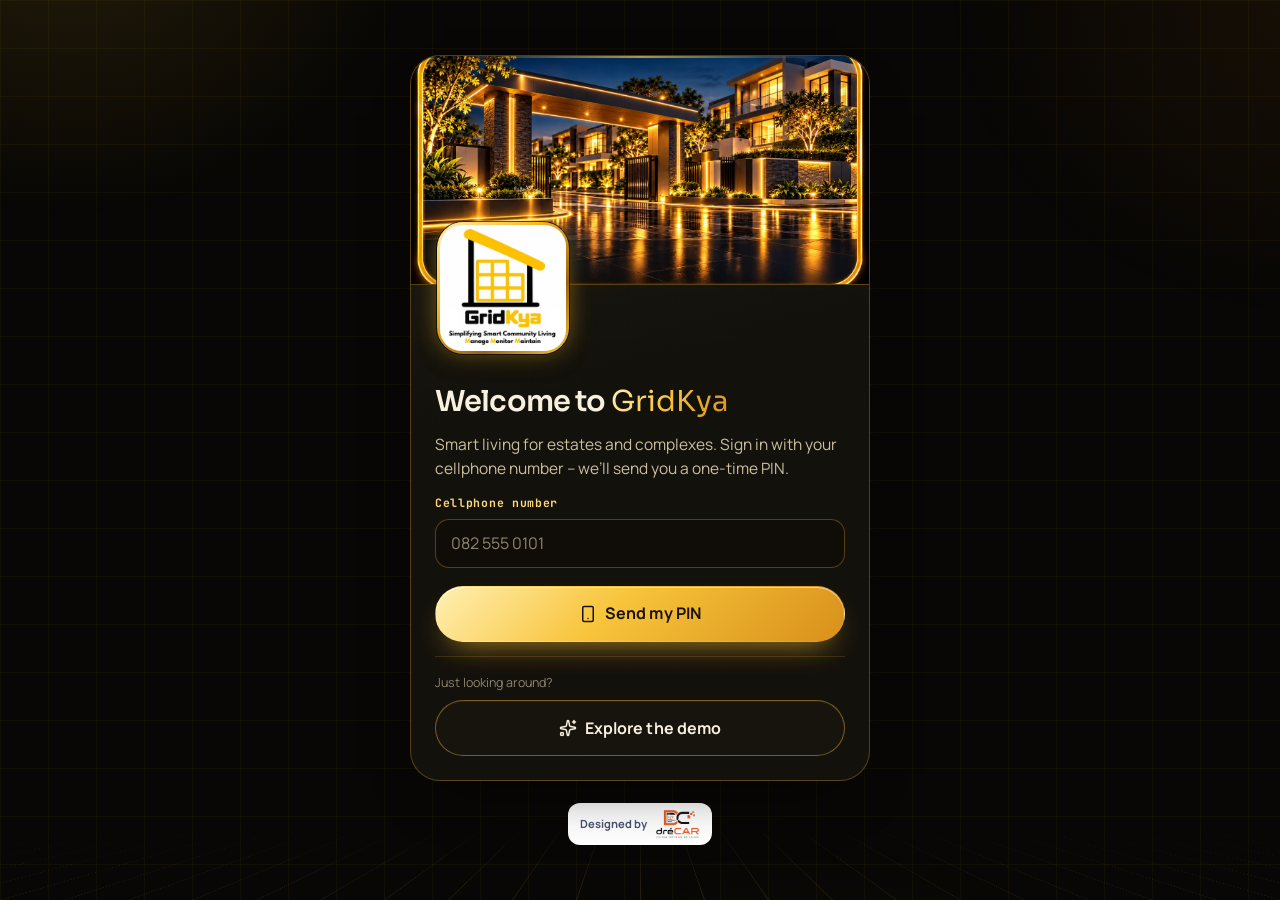
<file: index.html>
<!doctype html>
<html lang="en">
  <head>
    <meta charset="UTF-8" />
    <meta name="viewport" content="width=device-width, initial-scale=1, viewport-fit=cover" />
    <meta name="theme-color" content="#080705" />
    <meta name="description" content="GridKya – your estate, your neighbours, your home." />
    <meta name="apple-mobile-web-app-capable" content="yes" />
    <meta name="apple-mobile-web-app-status-bar-style" content="default" />
    <meta name="apple-mobile-web-app-title" content="GridKya" />
    <!-- Link previews (WhatsApp, Facebook, LinkedIn, X). Image URLs must be absolute;
         change them if the app moves to its own domain. -->
    <meta property="og:type" content="website" />
    <meta property="og:site_name" content="GridKya" />
    <meta property="og:title" content="GridKya" />
    <meta property="og:description" content="Your estate. Your neighbours. Your home. For residents, managing agents and body corporates." />
    <meta property="og:url" content="https://westcottcarien-max.github.io/gridkya/" />
    <meta property="og:image" content="https://westcottcarien-max.github.io/gridkya/og-image.jpg" />
    <meta property="og:image:secure_url" content="https://westcottcarien-max.github.io/gridkya/og-image.jpg" />
    <meta property="og:image:type" content="image/jpeg" />
    <meta property="og:image:width" content="1200" />
    <meta property="og:image:height" content="630" />
    <meta property="og:image:alt" content="GridKya logo – Your estate. Your neighbours. Your home." />
    <meta name="twitter:card" content="summary_large_image" />
    <meta name="twitter:image" content="https://westcottcarien-max.github.io/gridkya/og-image.jpg" />
    <link rel="icon" type="image/png" href="./icons/favicon.png" />
    <link rel="apple-touch-icon" href="./icons/apple-touch-icon.png" />
    <link rel="manifest" href="./manifest.webmanifest" />
    <link rel="preconnect" href="https://fonts.googleapis.com" />
    <link rel="preconnect" href="https://fonts.gstatic.com" crossorigin />
    <link href="https://fonts.googleapis.com/css2?family=Sora:wght@400;500;600;700&family=Manrope:wght@400;500;600;700;800&family=JetBrains+Mono:wght@400;600&display=swap" rel="stylesheet" />
    <title>GridKya</title>
    <script type="module" crossorigin src="./assets/index-G31d2NRp.js"></script>
    <link rel="stylesheet" crossorigin href="./assets/index-DLFkq945.css">
  </head>
  <body>
    <div id="root"></div>
  </body>
</html>
</file>
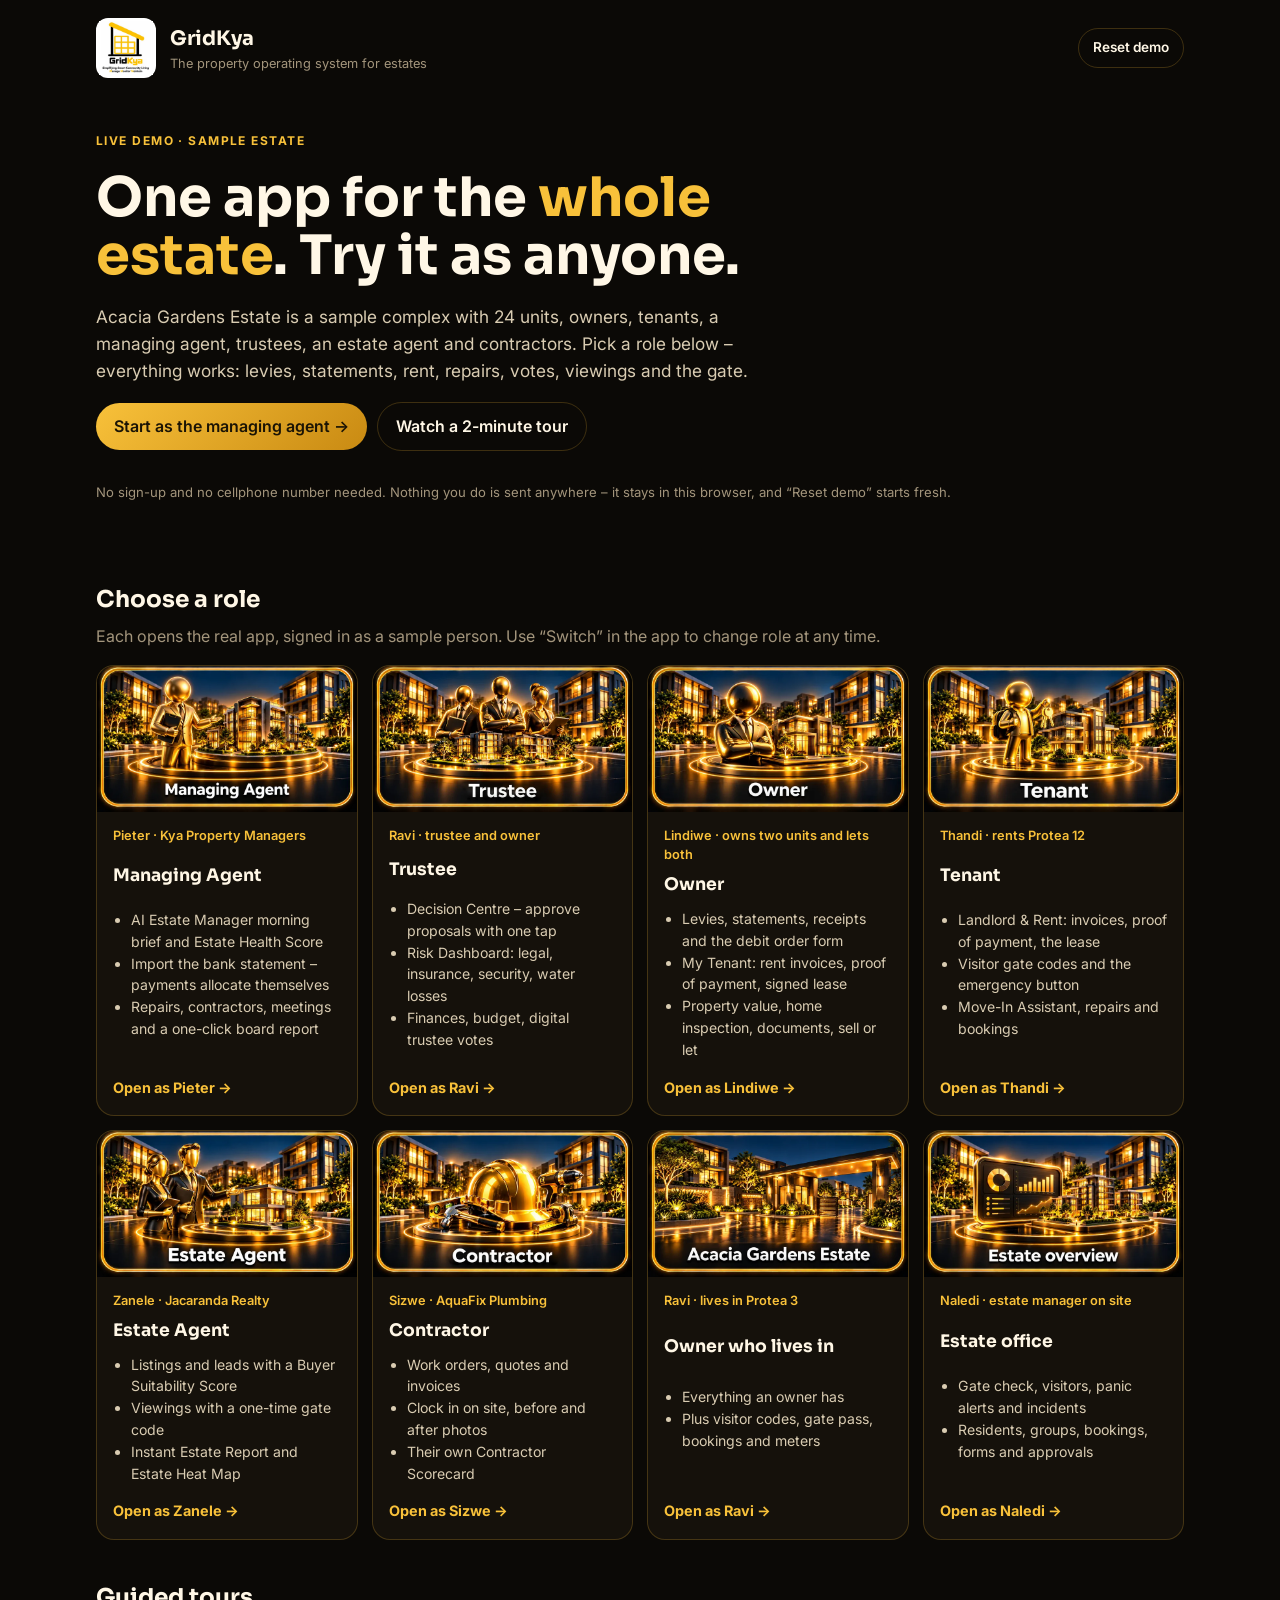
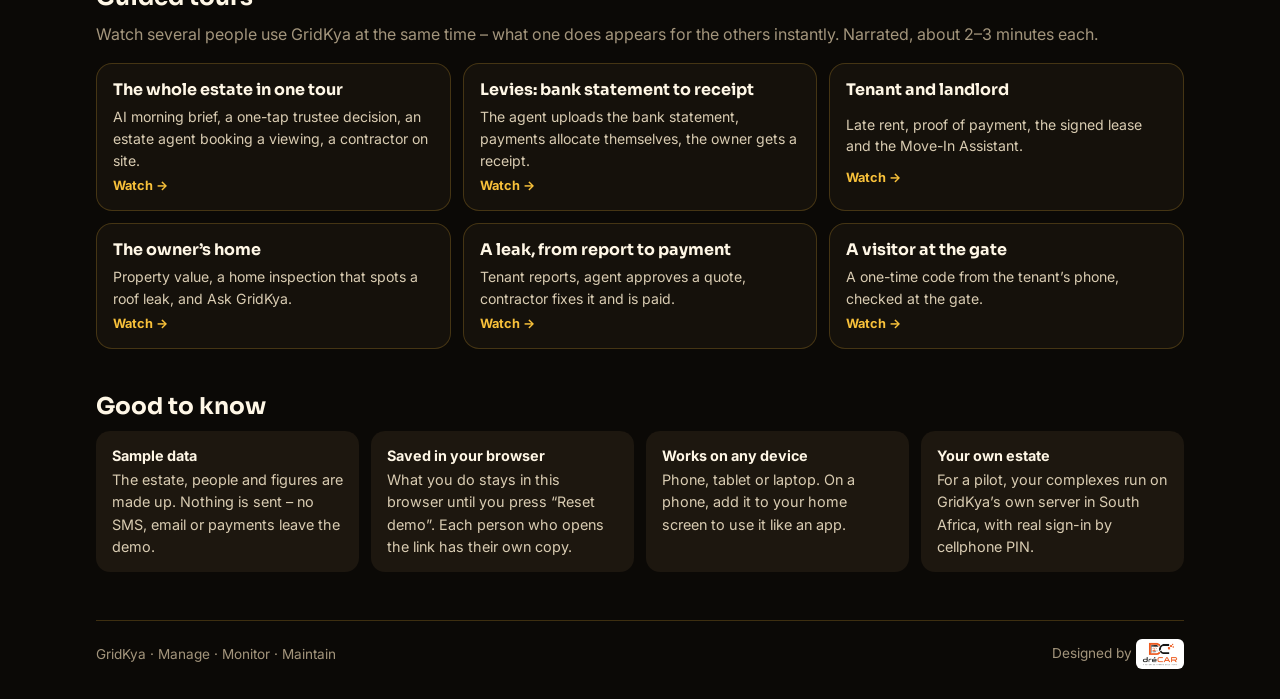
<file: demo.html>
<!doctype html>
<html lang="en">
<head>
<meta charset="utf-8" />
<meta name="viewport" content="width=device-width, initial-scale=1" />
<title>GridKya Demo</title>
<meta name="description" content="Try GridKya – the property operating system for estates and complexes – as a managing agent, trustee, owner, tenant, estate agent or contractor." />
<meta property="og:title" content="GridKya – try the demo" />
<meta property="og:description" content="One app for the whole estate. Try it as any role – everything works, with sample data." />
<meta property="og:image" content="./og-image.jpg" />
<link rel="icon" type="image/png" href="./icons/favicon.png" />
<link rel="preconnect" href="https://fonts.googleapis.com" />
<link href="https://fonts.googleapis.com/css2?family=Sora:wght@500;600;700;800&family=Inter:wght@400;500;600&display=swap" rel="stylesheet" />
<style>
  :root {
    --bg: #0b0906; --panel: #15110b; --panel-2: #1d170f; --line: rgba(242, 182, 50, 0.22);
    --ink: #fff7e6; --ink-2: #d9ccb2; --ink-3: #a3957c; --gold: #f8c13a; --gold-2: #c98a12; --sage: #3bb273;
  }
  :root[data-theme="light"] {
    --bg: #fbf7ef; --panel: #ffffff; --panel-2: #f6efe1; --line: rgba(168, 115, 10, 0.25);
    --ink: #1b1405; --ink-2: #4a3f2b; --ink-3: #7a6b52; --gold: #b07a0c; --gold-2: #8a5d06;
  }
  * { box-sizing: border-box; }
  html, body { margin: 0; }
  body { background: var(--bg); color: var(--ink); font: 16px/1.55 Inter, system-ui, sans-serif; }
  a { color: inherit; }
  .wrap { max-width: 1120px; margin: 0 auto; padding: 0 16px; }
  header.top { display: flex; align-items: center; gap: 14px; padding: 18px 0; }
  .logo { width: 60px; height: 60px; background: #fff; border-radius: 12px; padding: 3px; flex: none; }
  .logo img { width: 100%; height: 100%; object-fit: contain; }
  .top strong { font-family: Sora, sans-serif; font-size: 1.25rem; }
  .top small { display: block; color: var(--ink-3); font-size: 0.8rem; }
  .top .spacer { flex: 1; }
  .btn { display: inline-flex; align-items: center; gap: 8px; border-radius: 999px; padding: 11px 18px; font-weight: 600; text-decoration: none; border: 1px solid var(--line); background: transparent; color: var(--ink); cursor: pointer; font: inherit; font-weight: 600; }
  .btn.gold { background: linear-gradient(135deg, var(--gold), var(--gold-2)); color: #1b1405; border: 0; }
  .btn:hover { filter: brightness(1.08); }
  .hero { padding: 36px 0 26px; display: grid; gap: 18px; }
  .kicker { color: var(--gold); text-transform: uppercase; letter-spacing: 0.12em; font-size: 0.75rem; font-weight: 700; margin: 0; }
  h1 { font-family: Sora, sans-serif; font-size: clamp(2rem, 5.5vw, 3.4rem); line-height: 1.08; margin: 0; max-width: 18ch; }
  h1 em { font-style: normal; color: var(--gold); }
  .lead { color: var(--ink-2); font-size: 1.08rem; max-width: 62ch; margin: 0; }
  .row { display: flex; flex-wrap: wrap; gap: 10px; align-items: center; }
  .note { font-size: 0.82rem; color: var(--ink-3); }
  h2 { font-family: Sora, sans-serif; font-size: 1.45rem; margin: 40px 0 6px; }
  .sub { color: var(--ink-3); margin: 0 0 16px; }
  .roles { display: grid; grid-template-columns: repeat(auto-fill, minmax(250px, 1fr)); gap: 14px; }
  .role { background: var(--panel); border: 1px solid var(--line); border-radius: 18px; overflow: hidden; display: flex; flex-direction: column; text-decoration: none; transition: transform 0.15s, border-color 0.15s; }
  .role:hover { transform: translateY(-2px); border-color: var(--gold); }
  .role img { width: 100%; aspect-ratio: 16 / 9; object-fit: cover; display: block; background: var(--panel-2); }
  .role-body { padding: 14px 16px 16px; display: grid; gap: 6px; flex: 1; }
  .role h3 { margin: 0; font-family: Sora, sans-serif; font-size: 1.08rem; }
  .role .who { color: var(--gold); font-size: 0.8rem; font-weight: 600; }
  .role ul { margin: 4px 0 0; padding-left: 18px; color: var(--ink-2); font-size: 0.88rem; }
  .role .go { margin-top: auto; padding-top: 10px; font-weight: 700; color: var(--gold); font-size: 0.9rem; }
  .tours { display: grid; grid-template-columns: repeat(auto-fill, minmax(300px, 1fr)); gap: 12px; }
  .tour { background: var(--panel); border: 1px solid var(--line); border-radius: 16px; padding: 14px 16px; text-decoration: none; display: grid; gap: 4px; }
  .tour:hover { border-color: var(--gold); }
  .tour strong { font-family: Sora, sans-serif; }
  .tour span { color: var(--ink-2); font-size: 0.88rem; }
  .tour em { color: var(--gold); font-style: normal; font-size: 0.8rem; font-weight: 700; }
  .facts { display: grid; grid-template-columns: repeat(auto-fill, minmax(220px, 1fr)); gap: 12px; }
  .fact { background: var(--panel-2); border-radius: 14px; padding: 14px 16px; font-size: 0.9rem; color: var(--ink-2); }
  .fact b { display: block; color: var(--ink); margin-bottom: 2px; }
  footer { margin: 48px 0 30px; padding-top: 18px; border-top: 1px solid var(--line); display: flex; flex-wrap: wrap; gap: 14px; align-items: center; justify-content: space-between; color: var(--ink-3); font-size: 0.85rem; }
  footer img { height: 30px; background: #fff; border-radius: 6px; padding: 3px 6px; vertical-align: middle; }
  .toast { position: fixed; left: 50%; bottom: 24px; transform: translateX(-50%); background: var(--panel); border: 1px solid var(--gold); color: var(--ink); padding: 10px 16px; border-radius: 14px; font-size: 0.9rem; width: max-content; max-width: 90vw; text-align: center; opacity: 0; pointer-events: none; transition: opacity 0.2s; }
  .toast.show { opacity: 1; }
  .btn-sm { padding: 8px 14px; font-size: 0.85rem; }
  @media (max-width: 420px) { .top small { display: none; } }
</style>
</head>
<body>
<div class="wrap">
  <header class="top">
    <span class="logo"><img src="./brand/gridkya-logo-full.png" alt="GridKya – Simplifying Smart Community Living" /></span>
    <span><strong>GridKya</strong><small>The property operating system for estates</small></span>
    <span class="spacer"></span>
    <button class="btn btn-sm" id="reset" type="button" title="Start again with fresh sample data">Reset demo</button>
  </header>

  <section class="hero">
    <p class="kicker">Live demo · sample estate</p>
    <h1>One app for the <em>whole estate</em>. Try it as anyone.</h1>
    <p class="lead">Acacia Gardens Estate is a sample complex with 24 units, owners, tenants, a managing agent, trustees, an estate agent and contractors. Pick a role below – everything works: levies, statements, rent, repairs, votes, viewings and the gate.</p>
    <div class="row">
      <a class="btn gold" href="./index.html?nosplash#manager">Start as the managing agent →</a>
      <a class="btn" href="./simulator.html?story=meet">Watch a 2-minute tour</a>
    </div>
    <p class="note">No sign-up and no cellphone number needed. Nothing you do is sent anywhere – it stays in this browser, and “Reset demo” starts fresh.</p>
  </section>

  <h2>Choose a role</h2>
  <p class="sub">Each opens the real app, signed in as a sample person. Use “Switch” in the app to change role at any time.</p>
  <div class="roles">
    <a class="role" href="./index.html?nosplash#manager">
      <img src="./tiles/managing-agent.webp" alt="" loading="lazy" />
      <div class="role-body">
        <span class="who">Pieter · Kya Property Managers</span>
        <h3>Managing Agent</h3>
        <ul>
          <li>AI Estate Manager morning brief and Estate Health Score</li>
          <li>Import the bank statement – payments allocate themselves</li>
          <li>Repairs, contractors, meetings and a one-click board report</li>
        </ul>
        <span class="go">Open as Pieter →</span>
      </div>
    </a>
    <a class="role" href="./index.html?nosplash#trustee">
      <img src="./tiles/trustee.webp" alt="" loading="lazy" />
      <div class="role-body">
        <span class="who">Ravi · trustee and owner</span>
        <h3>Trustee</h3>
        <ul>
          <li>Decision Centre – approve proposals with one tap</li>
          <li>Risk Dashboard: legal, insurance, security, water losses</li>
          <li>Finances, budget, digital trustee votes</li>
        </ul>
        <span class="go">Open as Ravi →</span>
      </div>
    </a>
    <a class="role" href="./index.html?nosplash#owner">
      <img src="./tiles/owner.webp" alt="" loading="lazy" />
      <div class="role-body">
        <span class="who">Lindiwe · owns two units and lets both</span>
        <h3>Owner</h3>
        <ul>
          <li>Levies, statements, receipts and the debit order form</li>
          <li>My Tenant: rent invoices, proof of payment, signed lease</li>
          <li>Property value, home inspection, documents, sell or let</li>
        </ul>
        <span class="go">Open as Lindiwe →</span>
      </div>
    </a>
    <a class="role" href="./index.html?nosplash#tenant">
      <img src="./tiles/tenant.webp" alt="" loading="lazy" />
      <div class="role-body">
        <span class="who">Thandi · rents Protea 12</span>
        <h3>Tenant</h3>
        <ul>
          <li>Landlord & Rent: invoices, proof of payment, the lease</li>
          <li>Visitor gate codes and the emergency button</li>
          <li>Move-In Assistant, repairs and bookings</li>
        </ul>
        <span class="go">Open as Thandi →</span>
      </div>
    </a>
    <a class="role" href="./index.html?nosplash#estate">
      <img src="./tiles/estate-agent.webp" alt="" loading="lazy" />
      <div class="role-body">
        <span class="who">Zanele · Jacaranda Realty</span>
        <h3>Estate Agent</h3>
        <ul>
          <li>Listings and leads with a Buyer Suitability Score</li>
          <li>Viewings with a one-time gate code</li>
          <li>Instant Estate Report and Estate Heat Map</li>
        </ul>
        <span class="go">Open as Zanele →</span>
      </div>
    </a>
    <a class="role" href="./index.html?nosplash#contractor">
      <img src="./tiles/contractor.webp" alt="" loading="lazy" />
      <div class="role-body">
        <span class="who">Sizwe · AquaFix Plumbing</span>
        <h3>Contractor</h3>
        <ul>
          <li>Work orders, quotes and invoices</li>
          <li>Clock in on site, before and after photos</li>
          <li>Their own Contractor Scorecard</li>
        </ul>
        <span class="go">Open as Sizwe →</span>
      </div>
    </a>
    <a class="role" href="./index.html?nosplash#homeowner">
      <img src="./tiles/acacia-gardens-estate.webp" alt="" loading="lazy" />
      <div class="role-body">
        <span class="who">Ravi · lives in Protea 3</span>
        <h3>Owner who lives in</h3>
        <ul>
          <li>Everything an owner has</li>
          <li>Plus visitor codes, gate pass, bookings and meters</li>
        </ul>
        <span class="go">Open as Ravi →</span>
      </div>
    </a>
    <a class="role" href="./index.html?nosplash#office">
      <img src="./tiles/estate-overview.webp" alt="" loading="lazy" />
      <div class="role-body">
        <span class="who">Naledi · estate manager on site</span>
        <h3>Estate office</h3>
        <ul>
          <li>Gate check, visitors, panic alerts and incidents</li>
          <li>Residents, groups, bookings, forms and approvals</li>
        </ul>
        <span class="go">Open as Naledi →</span>
      </div>
    </a>
  </div>

  <h2>Guided tours</h2>
  <p class="sub">Watch several people use GridKya at the same time – what one does appears for the others instantly. Narrated, about 2–3 minutes each.</p>
  <div class="tours">
    <a class="tour" href="./simulator.html?story=roles"><strong>The whole estate in one tour</strong><span>AI morning brief, a one-tap trustee decision, an estate agent booking a viewing, a contractor on site.</span><em>Watch →</em></a>
    <a class="tour" href="./simulator.html?story=wrongref"><strong>Levies: bank statement to receipt</strong><span>The agent uploads the bank statement, payments allocate themselves, the owner gets a receipt.</span><em>Watch →</em></a>
    <a class="tour" href="./simulator.html?story=rent"><strong>Tenant and landlord</strong><span>Late rent, proof of payment, the signed lease and the Move-In Assistant.</span><em>Watch →</em></a>
    <a class="tour" href="./simulator.html?story=ownerplus"><strong>The owner’s home</strong><span>Property value, a home inspection that spots a roof leak, and Ask GridKya.</span><em>Watch →</em></a>
    <a class="tour" href="./simulator.html?story=leak"><strong>A leak, from report to payment</strong><span>Tenant reports, agent approves a quote, contractor fixes it and is paid.</span><em>Watch →</em></a>
    <a class="tour" href="./simulator.html?story=visitor"><strong>A visitor at the gate</strong><span>A one-time code from the tenant’s phone, checked at the gate.</span><em>Watch →</em></a>
  </div>

  <h2>Good to know</h2>
  <div class="facts">
    <div class="fact"><b>Sample data</b>The estate, people and figures are made up. Nothing is sent – no SMS, email or payments leave the demo.</div>
    <div class="fact"><b>Saved in your browser</b>What you do stays in this browser until you press “Reset demo”. Each person who opens the link has their own copy.</div>
    <div class="fact"><b>Works on any device</b>Phone, tablet or laptop. On a phone, add it to your home screen to use it like an app.</div>
    <div class="fact"><b>Your own estate</b>For a pilot, your complexes run on GridKya’s own server in South Africa, with real sign-in by cellphone PIN.</div>
  </div>

  <footer>
    <span>GridKya · Manage · Monitor · Maintain</span>
    <span>Designed by <a href="https://www.drecar.co.za" target="_blank" rel="noreferrer"><img src="./brand/drecar-logo-sm.png" alt="dréCAR Software Developers" /></a></span>
  </footer>
</div>
<div class="toast" id="toast" role="status"></div>
<script>
  (function () {
    var btn = document.getElementById('reset');
    var toast = document.getElementById('toast');
    btn.addEventListener('click', function () {
      try {
        var keys = [];
        for (var i = 0; i < localStorage.length; i++) { var k = localStorage.key(i); if (k && k.indexOf('gridkya') === 0) keys.push(k); }
        keys.forEach(function (k) { localStorage.removeItem(k); });
        toast.textContent = 'Demo reset – fresh sample data next time you open a role.';
      } catch (e) {
        toast.textContent = 'Could not reset – your browser blocks storage.';
      }
      toast.classList.add('show');
      setTimeout(function () { toast.classList.remove('show'); }, 2600);
    });
  })();
</script>
</body>
</html>
</file>
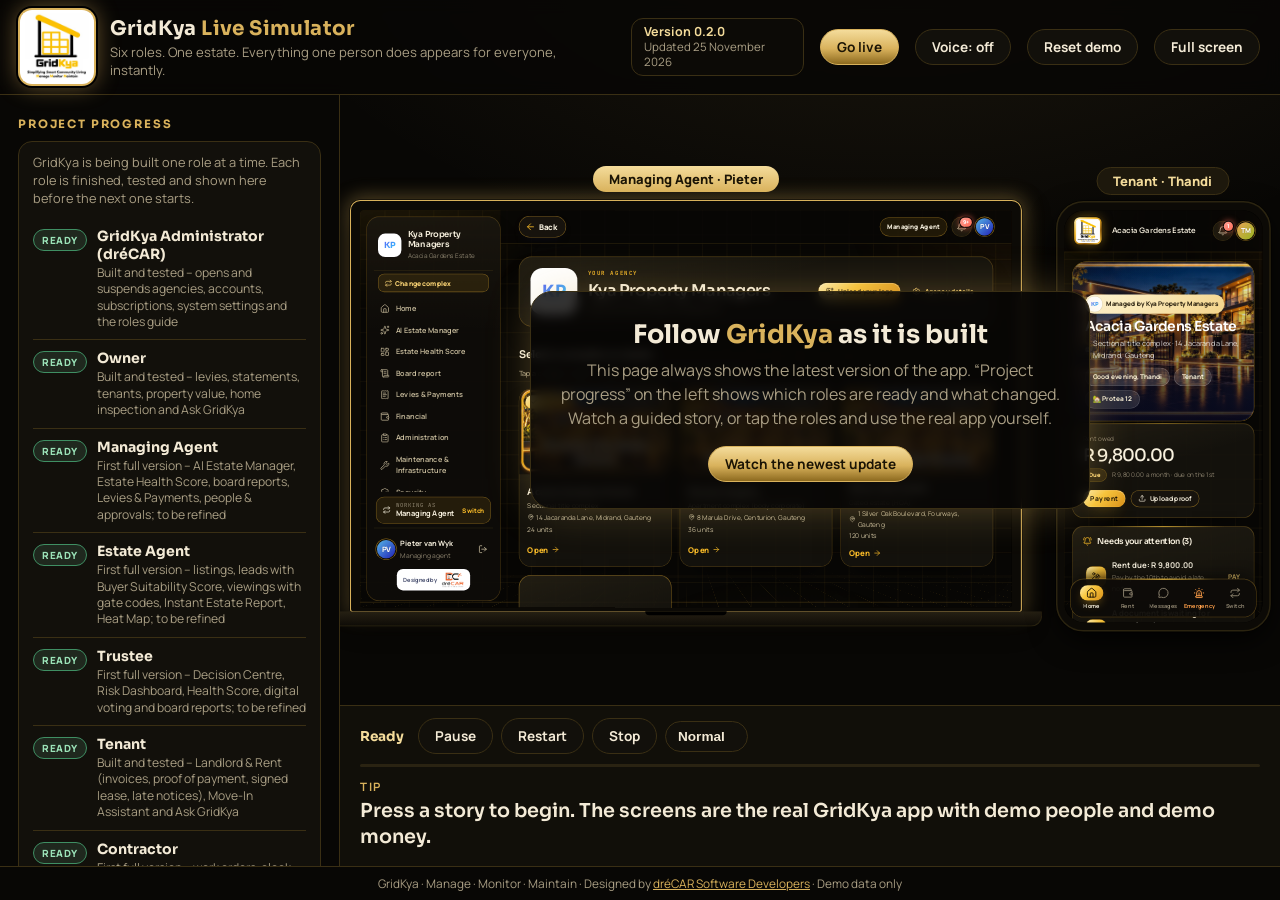
<file: simulator.html>
<!doctype html>
<html lang="en">
<head>
<meta charset="UTF-8" />
<meta name="viewport" content="width=device-width, initial-scale=1, viewport-fit=cover" />
<meta name="theme-color" content="#080705" />
<title>GridKya Live Simulator</title>
<meta name="description" content="Watch six roles run one estate at the same time: managing agent, estate agent, trustee, owner, tenant and contractor." />
<link rel="icon" type="image/png" href="./icons/favicon.png" />
<link rel="preconnect" href="https://fonts.googleapis.com" />
<link rel="preconnect" href="https://fonts.gstatic.com" crossorigin />
<link href="https://fonts.googleapis.com/css2?family=Sora:wght@400;600;700&family=Manrope:wght@400;500;600;700;800&display=swap" rel="stylesheet" />
<style>
:root{
  --bg:#080705; --panel:#12100b; --panel2:#1a160d; --line:#3a2f14; --text:#f3ead6; --muted:#a99e84;
  --gold:#d9b25c; --gold2:#f4dc9b; --gold3:#8d6a1f; --glow:rgba(217,178,92,.45);
  --ok:#7fd1a0;
  --f-head:'Sora','Segoe UI',system-ui,sans-serif; --f-body:'Manrope','Segoe UI',system-ui,sans-serif;
}
*{box-sizing:border-box}
html,body{margin:0;height:100%;background:var(--bg);color:var(--text);font-family:var(--f-body)}
body{display:grid;grid-template-rows:auto minmax(0,1fr) auto;height:100vh;overflow:hidden;
  background:radial-gradient(1100px 600px at 70% -10%,rgba(217,178,92,.10),transparent 60%),var(--bg)}
button{font:inherit;color:inherit;cursor:pointer}
.top{display:flex;align-items:center;gap:16px;padding:10px 20px;border-bottom:1px solid var(--line);background:rgba(8,7,5,.85);backdrop-filter:blur(8px);position:sticky;top:0;z-index:20}
.logo{width:74px;height:74px;flex:none;background:#fff;border-radius:12px;padding:3px;
  box-shadow:0 0 0 2px var(--gold),0 0 0 4px #000,0 0 22px 3px var(--glow);display:grid;place-items:center;overflow:hidden}
.logo img{width:100%;height:100%;object-fit:contain}
.top h1{margin:0;font:700 1.25rem var(--f-head);letter-spacing:.02em}
.top h1 em{font-style:normal;color:var(--gold)}
.top p{margin:2px 0 0;color:var(--muted);font-size:.82rem}
.spacer{flex:1}
.btn{border:1px solid var(--line);background:var(--panel);border-radius:999px;padding:8px 16px;font-weight:700;font-size:.85rem;transition:.15s}
.btn:hover{border-color:var(--gold);box-shadow:0 0 14px -2px var(--glow)}
.btn.gold{background:linear-gradient(180deg,var(--gold2),var(--gold) 55%,var(--gold3));color:#1b1405;border-color:var(--gold)}
.btn.on{border-color:var(--gold);color:var(--gold2)}
.wrap{display:grid;grid-template-columns:340px minmax(0,1fr);min-height:0}
.side{border-right:1px solid var(--line);padding:18px;overflow:auto;min-height:0}
.side h2{font:700 .72rem var(--f-head);letter-spacing:.16em;text-transform:uppercase;color:var(--gold);margin:4px 0 10px}
.story{display:block;width:100%;text-align:left;border:1px solid var(--line);background:var(--panel);border-radius:14px;padding:12px 14px;margin-bottom:10px;transition:.15s}
.story:hover,.story.cur{border-color:var(--gold);box-shadow:0 0 18px -4px var(--glow)}
.story b{display:block;font:700 .95rem var(--f-head)}
.story span{display:block;color:var(--muted);font-size:.8rem;margin-top:3px;line-height:1.35}
.story .dots{display:flex;gap:5px;margin-top:8px}
.dot{font-size:.65rem;font-weight:800;letter-spacing:.04em;border:1px solid var(--gold3);color:var(--gold2);border-radius:999px;padding:2px 8px;background:#000}
.chapters{margin:-2px 0 12px 8px;padding-left:14px;border-left:2px solid var(--line)}
.chapters li{list-style:none;padding:5px 0;font-size:.82rem;color:var(--muted)}
.chapters li.now{color:var(--gold2);font-weight:800}
.chapters li.done{color:var(--ok)}
.chapters li.done::before{content:'✓ '}
.roles{display:flex;flex-wrap:wrap;gap:8px}
.chip{border:1px solid var(--line);background:var(--panel);border-radius:999px;padding:7px 12px;font-size:.82rem;font-weight:700}
.chip.on{border-color:var(--gold);background:var(--panel2);color:var(--gold2);box-shadow:0 0 12px -3px var(--glow)}
.hint{color:var(--muted);font-size:.78rem;line-height:1.45;margin:10px 0 0}
.stagecol{display:flex;flex-direction:column;min-width:0;min-height:0}
.stage{position:relative;flex:1;min-height:0;display:flex;align-items:center;justify-content:center;gap:34px;padding:50px 18px 18px;overflow:hidden}
.device{position:relative;flex:none;transition:filter .3s,opacity .3s}
.device.dim{filter:saturate(.55) brightness(.6)}
.dinner{position:absolute;left:0;top:0;transform-origin:0 0}
.laptop .dinner{width:1320px;height:850px}
.phone .dinner{width:422px;height:846px}
.bezel{position:absolute;inset:0;background:#0c0a06;border:2px solid #2b2410;border-radius:22px;box-shadow:0 20px 60px -10px #000,0 0 0 1px #000}
.phone .bezel{border-radius:54px;border-width:3px}
.laptop .bezel{height:810px;border-radius:20px 20px 6px 6px}
.laptop .base{position:absolute;left:-40px;right:-40px;top:808px;height:30px;border-radius:0 0 22px 22px;background:linear-gradient(#262013,#0f0c07);border:2px solid #2b2410;border-top:none}
.laptop .base::after{content:'';position:absolute;left:50%;top:0;width:160px;height:8px;margin-left:-80px;background:#000;border-radius:0 0 10px 10px}
.device.active .bezel{border-color:var(--gold);box-shadow:0 20px 60px -10px #000,0 0 0 1px #000,0 0 38px 4px var(--glow)}
.screen{position:absolute;overflow:hidden;background:#000}
.laptop .screen{left:20px;top:20px;width:1280px;height:780px;border-radius:6px}
.phone .screen{left:16px;top:18px;width:390px;height:810px;border-radius:40px}
.screen iframe{border:0;width:100%;height:100%;background:#000;display:block}
.tag{position:absolute;left:50%;transform:translateX(-50%);top:-34px;background:linear-gradient(180deg,var(--gold2),var(--gold));color:#1b1405;border-radius:999px;font:800 13px var(--f-body);padding:4px 16px;white-space:nowrap;z-index:5;transition:.25s}
.device:not(.active) .tag{background:#1d180c;color:var(--gold2);border:1px solid var(--line)}
.cursor{position:fixed;left:0;top:0;width:34px;height:34px;margin:-17px 0 0 -17px;border-radius:50%;z-index:60;pointer-events:none;
  background:radial-gradient(circle,rgba(244,220,155,.95) 0 26%,rgba(217,178,92,.35) 27% 60%,transparent 62%);
  box-shadow:0 0 22px 6px var(--glow);transition:transform .6s cubic-bezier(.4,.1,.2,1),opacity .3s;opacity:0}
.cursor.show{opacity:1}
.cursor.tap{animation:tap .45s}
@keyframes tap{50%{filter:brightness(1.6);scale:.7}}
.cap{border-top:1px solid var(--line);background:rgba(18,16,11,.9);padding:12px 20px 16px}
.ctl{display:flex;align-items:center;gap:8px;flex-wrap:wrap}
.ctl .ttl{font:700 .85rem var(--f-head);color:var(--gold2);margin-right:6px}
.bar{height:3px;background:#2a2312;border-radius:3px;margin:10px 0 12px;overflow:hidden}
.bar i{display:block;height:100%;width:0;background:linear-gradient(90deg,var(--gold3),var(--gold2));transition:width .4s}
.line{font:600 clamp(1rem,1.5vw,1.35rem) var(--f-head);line-height:1.35;min-height:2.7em;max-width:1100px}
.line small{display:block;font:700 .72rem var(--f-body);letter-spacing:.14em;text-transform:uppercase;color:var(--gold);margin-bottom:4px}
select.btn option{background:#12100b;color:#f3ead6}
select.btn{color:var(--text);padding:7px 12px;appearance:none;-webkit-appearance:none;background:var(--panel)}
.welcome{position:absolute;inset:0;display:grid;place-items:center;text-align:center;padding:24px;z-index:8;pointer-events:none}
.welcome>div{max-width:560px;background:rgba(8,7,5,.82);border:1px solid var(--line);border-radius:22px;padding:26px 28px;backdrop-filter:blur(6px);pointer-events:auto;box-shadow:0 0 50px -10px var(--glow)}
.welcome h2{font:700 1.6rem var(--f-head);margin:0 0 8px}
.welcome h2 em{font-style:normal;color:var(--gold)}
.welcome p{color:var(--muted);margin:0 0 16px;line-height:1.5}
.tabs{display:none}
.livepill{display:inline-flex;align-items:center;gap:8px;border:1px solid var(--line);border-radius:999px;padding:7px 14px;font-weight:800;font-size:.8rem;letter-spacing:.06em;background:#0c0a06}
.livepill[hidden],.btn[hidden]{display:none}
.livepill i{width:10px;height:10px;border-radius:50%;background:#e0a530;box-shadow:0 0 10px #e0a530}
.livepill.on i{background:#4ad37d;box-shadow:0 0 12px #4ad37d;animation:blink 1.6s infinite}
.livepill.bad i{background:#e0584a;box-shadow:0 0 10px #e0584a}
@keyframes blink{50%{opacity:.35}}
body.watch .side,body.watch #voiceBtn,body.watch #resetBtn,body.watch #fsBtn,body.watch #liveBtn,body.watch #copyBtn,body.watch .ctl .btn{display:none!important}
body.watch .wrap{grid-template-columns:minmax(0,1fr)}
#tryBtn{display:none}
body.watch #tryBtn{display:inline-block}
.foot{padding:8px 20px;text-align:center;font-size:.74rem;color:var(--muted);border-top:1px solid var(--line)}
.foot a{color:var(--gold)}
/* project progress */
.verpill{display:inline-flex;flex-direction:column;border:1px solid var(--line);border-radius:12px;padding:5px 12px;background:#0c0a06;font-size:.72rem;color:var(--muted);line-height:1.3}
.verpill b{color:var(--gold2);font-size:.78rem}
.progress{border:1px solid var(--line);background:var(--panel);border-radius:14px;padding:12px 14px;margin-bottom:18px}
.progress p{margin:0 0 10px;color:var(--muted);font-size:.8rem;line-height:1.4}
.rolerow{display:flex;align-items:flex-start;gap:10px;width:100%;text-align:left;background:none;border:0;border-top:1px solid var(--line);padding:9px 0}
.rolerow:first-of-type{border-top:0}
.rolerow:hover b{color:var(--gold2)}
.rolerow b{display:block;font:700 .88rem var(--f-head)}
.rolerow small{display:block;color:var(--muted);font-size:.76rem;line-height:1.35;margin-top:2px}
.st{flex:none;margin-top:2px;font-size:.62rem;font-weight:800;letter-spacing:.06em;text-transform:uppercase;border-radius:999px;padding:3px 8px;border:1px solid var(--line);white-space:nowrap}
.st.ready{border-color:#3f8f63;color:#9be3b8;background:rgba(127,209,160,.12)}
.st.building{border-color:var(--gold3);color:var(--gold2);background:rgba(217,178,92,.12)}
.st.planned{color:var(--muted)}
.news{margin:10px 0 0;padding:10px 0 0;border-top:1px solid var(--line)}
.news summary{cursor:pointer;font-weight:800;font-size:.82rem;color:var(--gold2)}
.news ul{margin:8px 0 0;padding-left:18px;color:var(--text);font-size:.8rem;line-height:1.45}
.news li{margin-bottom:4px}
.news .when{color:var(--muted);font-size:.74rem;margin-top:6px}
.updbar{position:fixed;left:50%;bottom:22px;transform:translateX(-50%);z-index:70;display:flex;align-items:center;gap:12px;flex-wrap:wrap;justify-content:center;
  background:#12100b;border:1px solid var(--gold);border-radius:16px;padding:12px 16px;box-shadow:0 0 40px -6px var(--glow);max-width:calc(100% - 32px)}
.updbar[hidden]{display:none}
.top .btn{white-space:nowrap}
@media (max-width:1180px){.verpill{display:none}}
.updbar span{font-weight:700;font-size:.9rem}
@media (max-width:880px){
  .verpill{display:none}
  body{display:flex;flex-direction:column;height:auto;overflow:auto;min-height:100vh}
  .wrap{display:flex;flex-direction:column;flex:1}
  .side{border-right:0;border-top:1px solid var(--line);order:2}
  .stagecol{order:1}
  .stage{flex:none;height:min(74vh,600px);padding:46px 8px 8px}
  .top h1{font-size:1rem}
  #fsBtn{display:none}
  .top .btn{padding:6px 10px;font-size:.78rem}
  .top{padding:8px 12px;gap:10px;position:static}
  .logo{width:56px;height:56px}
  .top p{display:none}
  .btn{padding:7px 12px}
  .tabs{display:flex;gap:8px;padding:8px 12px 0;overflow:auto}
  .cap{padding:10px 14px 14px}
}
@media (prefers-reduced-motion:reduce){.cursor{transition:none}}
</style>
</head>
<body>
<header class="top">
  <div class="logo"><img src="./brand/gridkya-logo-full.png" alt="GridKya – Simplifying Smart Community Living" /></div>
  <div><h1>GridKya <em>Live Simulator</em></h1><p>Six roles. One estate. Everything one person does appears for everyone, instantly.</p></div>
  <div class="spacer"></div>
  <span class="verpill" id="verPill" hidden><b id="verTxt"></b><span id="verWhen"></span></span>
  <span class="livepill" id="livePill" hidden><i></i><span id="liveTxt">LIVE</span></span>
  <button class="btn" id="copyBtn" hidden>Copy link for customer</button>
  <button class="btn gold" id="liveBtn" title="Let a customer watch everything you do, live, on their own device">Go live</button>
  <a class="btn gold" id="tryBtn" href="./simulator.html" style="text-decoration:none">Try it yourself</a>
  <button class="btn" id="voiceBtn" title="Spoken commentary">Voice: off</button>
  <button class="btn" id="resetBtn" title="Put the demo estate back to its starting point">Reset demo</button>
  <button class="btn" id="fsBtn">Full screen</button>
</header>

<div class="wrap">
  <aside class="side" id="side">
    <section id="progressBox" hidden>
      <h2>Project progress</h2>
      <div class="progress">
        <p id="progIntro"></p>
        <div id="roleStatus"></div>
        <details class="news" id="news" open><summary id="newsTitle">What’s new</summary><ul id="newsList"></ul><div class="when" id="newsWhen"></div></details>
      </div>
    </section>
    <h2>Guided stories</h2>
    <div id="stories"></div>
    <h2 style="margin-top:20px">Explore it yourself</h2>
    <div class="roles" id="roleChips"></div>
    <p class="hint">Tap the roles you want on screen, then use the real app inside each device. Whatever one person does, the others see it straight away. “Reset demo” brings back the starting data.</p>
  </aside>

  <section class="stagecol">
    <div class="tabs" id="tabs"></div>
    <div class="stage" id="stage">
      <div class="welcome" id="welcome"><div>
        <h2>Follow <em>GridKya</em> as it is built</h2>
        <p>This page always shows the latest version of the app. “Project progress” on the left shows which roles are ready and what changed. Watch a guided story, or tap the roles and use the real app yourself.</p>
        <button class="btn gold" id="startFirst">Watch the newest update</button>
      </div></div>
    </div>
    <div class="cap">
      <div class="ctl">
        <span class="ttl" id="cTitle">Ready</span>
        <button class="btn" id="pauseBtn" disabled>Pause</button>
        <button class="btn" id="restartBtn" disabled>Restart</button>
        <button class="btn" id="stopBtn" disabled>Stop</button>
        <select class="btn" id="speed" aria-label="Speed"><option value="0.8">Slower</option><option value="1" selected>Normal</option><option value="1.5">Faster</option><option value="2.5">Very fast</option></select>
      </div>
      <div class="bar"><i id="prog"></i></div>
      <div class="line" id="line"><small>Tip</small>Press a story to begin. The screens are the real GridKya app with demo people and demo money.</div>
    </div>
  </section>
</div>
<div class="foot">GridKya · Manage · Monitor · Maintain · Designed by <a href="https://www.drecar.co.za" target="_blank" rel="noreferrer">dréCAR Software Developers</a> · Demo data only</div>
<div class="cursor" id="cursor"></div>
<div class="updbar" id="updBar" role="status" hidden><span id="updTxt">GridKya has been updated.</span><button class="btn gold" id="updBtn">Show the new version</button><button class="btn" id="updLater">Later</button></div>

<script src="./vendor/peerjs.min.js"></script>
<script>
'use strict';
/* ───────────────────────── the roles ───────────────────────── */
const ROLES = {
  agent:      { label: 'Managing Agent', who: 'Pieter',  kind: 'laptop' },
  estate:     { label: 'Estate Agent',   who: 'Zanele',  kind: 'laptop' },
  office:     { label: 'Estate manager', who: 'Naledi',  kind: 'laptop' },
  trustee:    { label: 'Trustee',        who: 'Ravi',    kind: 'laptop' },
  owner:      { label: 'Owner',          who: 'Lindiwe', kind: 'phone' },
  tenant:     { label: 'Tenant',         who: 'Thandi',  kind: 'phone' },
  contractor: { label: 'Contractor',     who: 'Sizwe',   kind: 'phone' },
  platform:   { label: 'GridKya Administrator', who: 'dréCAR', kind: 'laptop' },
  homeowner:  { label: 'Owner who lives in', who: 'Ravi',  kind: 'phone' },
};
const $ = (s) => document.querySelector(s);
const delay = (ms) => new Promise((r) => setTimeout(r, ms));
const isSmall = () => window.matchMedia('(max-width:880px)').matches;

/* ───────────────────────── devices ───────────────────────── */
let devices = []; // { id, role, kind, el, frame, tag }
let seq = 0;
const WATCH = new URLSearchParams(location.search).get('watch');
const DEFAULT_LIVE_ID = 'gridkya-live-k7m2q9xp4d';
const live = { peer: null, conns: new Set(), last: new Map(), lastUi: '', timer: null, wake: null, retries: 0 };
function liveSend(m) {
  for (const c of live.conns) { try { c.send(m); } catch (e) { /* connection gone */ } }
}

function frameUrl(role) {
  return `./index.html?nosplash&sim=${Date.now()}${seq++}#${role}`;
}
function makeFrame(role) {
  const f = document.createElement('iframe');
  f.title = `${ROLES[role].label} – ${ROLES[role].who}`;
  if (WATCH) {
    f.setAttribute('sandbox', 'allow-same-origin');
    f.style.pointerEvents = 'none';
    f.srcdoc = '<!doctype html><body style="background:#080705">';
    return f;
  }
  f.name = `sim-${role}`;
  f.setAttribute('allow', 'clipboard-write');
  f.src = frameUrl(role);
  return f;
}
function buildDevice(spec) {
  const kind = spec.kind || ROLES[spec.role].kind;
  const el = document.createElement('div');
  el.className = `device ${kind}`;
  el.innerHTML = `<div class="tag"></div><div class="dinner"><div class="bezel"></div>${kind === 'laptop' ? '<div class="base"></div>' : ''}<div class="screen"></div></div>`;
  const d = { id: spec.id, role: spec.role, kind, baseKind: kind, el, frame: null, tag: el.querySelector('.tag') };
  attachFrame(d);
  return d;
}
function attachFrame(d) {
  const old = d.frame;
  d.frame = makeFrame(d.role);
  const screen = d.el.querySelector('.screen');
  if (old) old.remove();
  screen.appendChild(d.frame);
  d.tag.textContent = `${ROLES[d.role].label} · ${ROLES[d.role].who}`;
}
function setDevices(specs) {
  const next = specs.map((sp) => devices.find((d) => d.id === sp.id && d.role === sp.role) || buildDevice(sp));
  devices.forEach((d) => { if (!next.includes(d)) d.el.remove(); });
  devices = next;
  // Moving an iframe in the page reloads it, so only touch devices that are not already in place.
  const stage = $('#stage');
  const placed = [...stage.children].filter((e) => e.classList.contains('device'));
  let same = true;
  devices.forEach((d, i) => {
    if (same && placed[i] === d.el) return;
    same = false;
    stage.appendChild(d.el);
  });
  layout();
  renderTabs();
}
const dev = (id) => devices.find((d) => d.id === id);

function swapRole(id, role) {
  const d = dev(id);
  if (!d || d.role === role) return;
  d.role = role;
  attachFrame(d);
  layout();
}

function layout() {
  const stage = $('#stage');
  const W = stage.clientWidth - 36, H = stage.clientHeight - 80;
  const shown = isSmall() ? devices.filter((d) => d === (devices.find((x) => x.el.classList.contains('active')) || devices[0])) : devices;
  devices.forEach((d) => { d.el.style.display = shown.includes(d) ? '' : 'none'; });
  if (!shown.length) return;
  devices.forEach((d) => { d.kind = isSmall() ? 'phone' : d.baseKind; d.el.className = `device ${d.kind}${d.el.classList.contains('active') ? ' active' : ''}${d.el.classList.contains('dim') ? ' dim' : ''}`; });
  const nat = (d) => (d.kind === 'laptop' ? { w: 1320, h: 850 } : { w: 422, h: 846 });
  const gap = 34;
  const totalW = shown.reduce((a, d) => a + nat(d).w, 0) + gap * (shown.length - 1);
  const maxH = Math.max(...shown.map((d) => nat(d).h));
  const s = Math.min(W / totalW, H / maxH, 1);
  shown.forEach((d) => {
    const n = nat(d);
    d.el.style.width = n.w * s + 'px';
    d.el.style.height = n.h * s + 'px';
    d.el.querySelector('.dinner').style.transform = `scale(${s})`;
  });
}
window.addEventListener('resize', layout);

function focusDevice(id) {
  const d = dev(id);
  devices.forEach((x) => { x.el.classList.toggle('active', x === d); x.el.classList.toggle('dim', !!d && x !== d && story != null); });
  if (isSmall()) layout();
  renderTabs();
}
function renderTabs() {
  const t = $('#tabs');
  t.innerHTML = '';
  if (devices.length < 2) return;
  devices.forEach((d) => {
    const b = document.createElement('button');
    b.className = 'chip' + (d.el.classList.contains('active') || (!devices.some((x) => x.el.classList.contains('active')) && d === devices[0]) ? ' on' : '');
    b.textContent = `${ROLES[d.role].label}`;
    b.onclick = () => { devices.forEach((x) => x.el.classList.toggle('active', x === d)); layout(); renderTabs(); };
    t.appendChild(b);
  });
}

/* ───────────────────────── run control ───────────────────────── */
class Abort extends Error {}
const run = { token: 0, paused: false, speed: 1 };
let story = null;
let voiceOn = false;

async function sleep(ms) {
  const tok = run.token;
  let left = ms / run.speed;
  while (left > 0) {
    if (run.token !== tok) throw new Abort();
    await delay(40);
    if (!run.paused) left -= 40;
  }
  if (run.token !== tok) throw new Abort();
}
async function waitFor(fn, timeout = 7000) {
  const tok = run.token;
  const t0 = performance.now();
  for (;;) {
    if (run.token !== tok) throw new Abort();
    const v = fn();
    if (v) return v;
    if (performance.now() - t0 > timeout) return null;
    await delay(120);
  }
}

/* ───────────────────────── talking ───────────────────────── */
function speak(text) {
  if (!voiceOn || !('speechSynthesis' in window)) return Promise.resolve();
  return new Promise((res) => {
    const u = new SpeechSynthesisUtterance(text);
    const vs = speechSynthesis.getVoices();
    const v = vs.find((x) => /en-GB/i.test(x.lang) && /male|george|daniel|ryan/i.test(x.name)) || vs.find((x) => /en-(GB|ZA)/i.test(x.lang)) || vs.find((x) => /^en/i.test(x.lang));
    if (v) u.voice = v;
    u.rate = 0.98 * Math.min(run.speed, 1.6);
    u.onend = u.onerror = () => res();
    speechSynthesis.speak(u);
  });
}
async function say(id, text) {
  if (id) focusDevice(id);
  const who = id && dev(id) ? `${ROLES[dev(id).role].label} · ${ROLES[dev(id).role].who}` : 'GridKya';
  $('#line').innerHTML = `<small></small><span></span>`;
  $('#line small').textContent = who;
  $('#line span').textContent = text;
  const talk = speak(text);
  await sleep(Math.max(1500, text.length * 48));
  if (voiceOn) await Promise.race([talk, delay(9000)]);
}

/* ───────────────────────── driving the real app ───────────────────────── */
const cursor = $('#cursor');
const SELECTABLE = 'button,a,[role=tab],[role=radio],[role=button],summary,.row-link,.tile,.slot,.capacity-tile,label.check';
const norm = (s) => (s || '').replace(/\s+/g, ' ').trim();
const visible = (el) => el && el.getClientRects().length > 0 && getComputedStyle(el).visibility !== 'hidden';
const missing = [];

function matcher(m) {
  if (m instanceof RegExp) return { css: SELECTABLE, test: (t) => m.test(t) };
  if (typeof m === 'string') return { css: SELECTABLE, test: (t) => t.toLowerCase() === m.toLowerCase() };
  return { css: m.css || SELECTABLE, test: m.text instanceof RegExp ? (t) => m.text.test(t) : m.text ? (t) => t.toLowerCase() === m.text.toLowerCase() : () => true, nth: m.nth || 0 };
}
function lookup(d, m) {
  const doc = d.frame.contentDocument;
  if (!doc) return null;
  const mm = matcher(m);
  const modals = doc.querySelectorAll('.modal');
  const roots = modals.length ? [modals[modals.length - 1], doc] : [doc];
  for (const root of roots) {
    const hits = [...root.querySelectorAll(mm.css)].filter((el) => visible(el) && mm.test(norm(el.textContent)));
    if (hits.length) return hits[mm.nth || 0] || null;
  }
  return null;
}
function fieldOf(d, label) {
  const doc = d.frame.contentDocument;
  if (!doc) return null;
  const re = label instanceof RegExp ? label : null;
  const modals = doc.querySelectorAll('.modal');
  const roots = modals.length ? [modals[modals.length - 1], doc] : [doc];
  for (const root of roots) {
    for (const f of root.querySelectorAll('label.field')) {
      const t = norm(f.querySelector('.field-label')?.textContent);
      if (re ? re.test(t) : t.toLowerCase() === label.toLowerCase()) {
        const c = f.querySelector('input,select,textarea');
        if (c && visible(c)) return c;
      }
    }
  }
  return null;
}

async function pointAt(d, el) {
  el.scrollIntoView({ block: 'center', inline: 'nearest' });
  await sleep(250);
  const r = el.getBoundingClientRect();
  const fr = d.frame.getBoundingClientRect();
  const sc = fr.width / d.frame.clientWidth;
  const x = fr.left + (r.left + Math.min(r.width / 2, 120)) * sc;
  const y = fr.top + (r.top + r.height / 2) * sc;
  cursor.classList.add('show');
  cursor.style.transform = `translate(${x}px,${y}px)`;
  liveSend({ t: 'cursor', dev: d.id, x: r.left + Math.min(r.width / 2, 120), y: r.top + r.height / 2 });
  await sleep(700);
}
async function tapFx() {
  cursor.classList.remove('tap');
  void cursor.offsetWidth;
  cursor.classList.add('tap');
  liveSend({ t: 'tap' });
  await sleep(250);
}
const note = (what) => { missing.push(what); console.warn('[simulator] not found:', what); };

function api(id) {
  const d = () => dev(id);
  const win = () => d().frame.contentWindow;
  const o = {
    async go(route) {
      focusDevice(id);
      win().location.hash = '#/' + route;
      await sleep(1100);
    },
    async click(m, opts = {}) {
      focusDevice(id);
      const el = await waitFor(() => lookup(d(), m), opts.timeout || 7000);
      if (!el) return note(String(m.text || m.css || m));
      await pointAt(d(), el);
      await tapFx();
      el.click();
      if (opts.twice) { await sleep(450); (lookup(d(), m) || el).click(); }
      await sleep(opts.after ?? 800);
    },
    async fill(label, text) {
      focusDevice(id);
      const el = await waitFor(() => fieldOf(d(), label));
      if (!el) return note(String(label));
      await pointAt(d(), el);
      await tapFx();
      el.focus();
      const W = win();
      const proto = el.tagName === 'TEXTAREA' ? W.HTMLTextAreaElement.prototype : W.HTMLInputElement.prototype;
      const set = Object.getOwnPropertyDescriptor(proto, 'value').set;
      let cur = '';
      for (const ch of text) {
        cur += ch;
        set.call(el, cur);
        el.dispatchEvent(new W.Event('input', { bubbles: true }));
        await sleep(32);
      }
      await sleep(250);
    },
    async choose(label, option) {
      focusDevice(id);
      const el = await waitFor(() => fieldOf(d(), label));
      if (!el) return note(String(label));
      await pointAt(d(), el);
      await tapFx();
      const opt = [...el.options].find((x) => (option instanceof RegExp ? option.test(x.text) || option.test(x.value) : norm(x.text).toLowerCase() === option.toLowerCase()));
      if (!opt) return note(`option ${option}`);
      const set = Object.getOwnPropertyDescriptor(win().HTMLSelectElement.prototype, 'value').set;
      set.call(el, opt.value);
      el.dispatchEvent(new (win().Event)('change', { bubbles: true }));
      await sleep(500);
    },
    async tick(css, filter = () => true) {
      focusDevice(id);
      await waitFor(() => d().frame.contentDocument.querySelector(css));
      const boxes = [...d().frame.contentDocument.querySelectorAll(css)].filter(filter);
      for (const b of boxes) {
        if (b.checked) continue;
        await pointAt(d(), b);
        b.click();
        await sleep(180);
      }
    },
    async hold(css, ms) {
      focusDevice(id);
      const el = await waitFor(() => { const e = d().frame.contentDocument.querySelector(css); return visible(e) ? e : null; });
      if (!el) return note(css);
      await pointAt(d(), el);
      const W = win();
      el.dispatchEvent(new W.PointerEvent('pointerdown', { bubbles: true, pointerId: 1, pointerType: 'touch' }));
      cursor.classList.add('tap');
      await sleep(ms * run.speed);
      el.dispatchEvent(new W.PointerEvent('pointerup', { bubbles: true, pointerId: 1, pointerType: 'touch' }));
      await sleep(500);
    },
    async photo() {
      const doc = d().frame.contentDocument;
      const inp = await waitFor(() => doc.querySelector('input[type=file][accept="image/*"]'));
      if (!inp) return note('photo input');
      const c = document.createElement('canvas');
      c.width = 640; c.height = 420;
      const g = c.getContext('2d');
      const grd = g.createLinearGradient(0, 0, 640, 420);
      grd.addColorStop(0, '#2b2410'); grd.addColorStop(1, '#8d6a1f');
      g.fillStyle = grd; g.fillRect(0, 0, 640, 420);
      g.fillStyle = '#f4dc9b'; g.font = '700 38px sans-serif'; g.fillText('Work completed', 150, 215);
      const blob = await new Promise((r) => c.toBlob(r, 'image/png'));
      const W = win();
      const dt = new W.DataTransfer();
      dt.items.add(new W.File([blob], 'completed.png', { type: 'image/png' }));
      inp.files = dt.files;
      inp.dispatchEvent(new W.Event('change', { bubbles: true }));
      await sleep(900);
    },
    /** Attach a made-up document (e.g. a proof of payment) to the last file field on screen. */
    async attach(title = 'Proof of payment', name = 'proof-of-payment.png') {
      const doc = d().frame.contentDocument;
      const inp = await waitFor(() => [...doc.querySelectorAll('input[type=file]')].pop());
      if (!inp) return note('file input');
      const label = inp.closest('label');
      if (label && visible(label)) { await pointAt(d(), label); await tapFx(); }
      const c = document.createElement('canvas');
      c.width = 600; c.height = 380;
      const g = c.getContext('2d');
      g.fillStyle = '#ffffff'; g.fillRect(0, 0, 600, 380);
      g.fillStyle = '#0b5f3a'; g.fillRect(0, 0, 600, 64);
      g.fillStyle = '#ffffff'; g.font = '700 26px sans-serif'; g.fillText(title.toUpperCase(), 24, 42);
      g.fillStyle = '#222'; g.font = '20px sans-serif';
      ['Payment successful', 'To: ACACIA GARDENS BC', 'Reference: LINDIWE K LEVY', `Date: ${new Date().toLocaleDateString('en-ZA')}`].forEach((t, i) => g.fillText(t, 24, 120 + i * 40));
      const blob = await new Promise((r) => c.toBlob(r, 'image/png'));
      const W = win();
      const dt = new W.DataTransfer();
      dt.items.add(new W.File([blob], name, { type: 'image/png' }));
      inp.files = dt.files;
      inp.dispatchEvent(new W.Event('change', { bubbles: true }));
      await sleep(1200);
    },
    async esc() {
      const doc = d().frame.contentDocument;
      doc.dispatchEvent(new (win().KeyboardEvent)('keydown', { key: 'Escape', bubbles: true }));
      await sleep(500);
    },
    // switch this device to another role and wait until the app has really opened there
    async swap(role) {
      swapRole(id, role);
      await waitFor(() => { try { return d().frame.contentDocument?.querySelector('.shell main'); } catch (e) { return null; } }, 20000);
      await sleep(1200);
    },
  };
  return o;
}
const A = (id) => api(id);
const sayAs = say;
const storeGet = (key) => { try { return JSON.parse(localStorage.getItem('gridkya:v1:' + key) || '[]'); } catch { return []; } };

/* ───────────────────────── the stories ───────────────────────── */
const STORIES = [
  {
    id: 'meet', title: 'Meet the six capacities', blurb: 'One sign-in, six front doors. A quick tour of what each person sees.',
    devices: [{ id: 'lap', role: 'agent' }, { id: 'ph', role: 'tenant' }],
    chapters: [
      ['Managing Agent', async () => {
        const lap = A('lap');
        await say('lap', 'The managing agent runs a whole portfolio. After signing in, every complex appears with its own picture and name.');
        await lap.go('agent/complexes');
        await sleep(1200);
        await lap.click(/Acacia Gardens/);
        await say('lap', 'One tap opens the complex. Finance, administration, maintenance, security and rules, each a big, plainly worded tile.');
        await lap.go('g/financial');
        await sleep(900);
      }],
      ['Estate Agent', async () => {
        await A('lap').swap('estate');
        await say('lap', 'The estate agent sells and lets units: listings, leads with a Buyer Suitability Score, viewings with a gate code, and an Instant Estate Report for buyers.');
        await A('lap').go('sales/listings');
        await sleep(900);
      }],
      ['Trustee', async () => {
        await A('lap').swap('trustee');
        await say('lap', 'A trustee sees the money, the maintenance and every decision on one dashboard, and can audit the managing agent.');
        await sleep(900);
      }],
      ['Owner', async () => {
        await A('ph').swap('owner');
        await say('ph', 'An owner sees every unit they own: what is due, what needs their attention, their tenants and their statements.');
        await sleep(900);
      }],
      ['Tenant', async () => {
        await A('ph').swap('tenant');
        await say('ph', 'A tenant sees rent, gate codes for visitors, facility bookings and a simple way to report a repair.');
        await A('ph').go('g/facilities');
        await sleep(900);
      }],
      ['Contractor', async () => {
        await A('ph').swap('contractor');
        await say('ph', 'Contractors get a portal of their own: jobs, quotes, invoices and payment dates, and nothing else.');
        await A('ph').go('contractor/jobs');
        await sleep(1200);
        await say(null, 'Six capacities, one estate. Next, watch them work together in the other stories.');
      }],
    ],
  },
  {
    id: 'leak', title: 'A leak, from report to payment', blurb: 'Tenant reports it, the agent approves the work, the contractor fixes it and gets paid.',
    devices: [{ id: 'ph', role: 'tenant' }, { id: 'lap', role: 'agent' }, { id: 'ct', role: 'contractor' }],
    reset: true,
    chapters: [
      ['Tenant reports it', async () => {
        const ph = A('ph');
        await say('ph', 'Saturday evening. Thandi, a tenant, notices water dripping from her bathroom ceiling.');
        await ph.go('maintenance/report');
        await ph.fill('What’s wrong?', 'Water dripping from the bathroom ceiling');
        await ph.choose('How urgent?', 'Urgent');
        await ph.fill('Tell us more', 'Started an hour ago and it is getting faster.');
        await say('ph', 'GridKya Assist reads the description and suggests the right category and urgency.');
        await ph.click('Send report');
        await sleep(800);
      }],
      ['Agent sees it instantly', async () => {
        const lap = A('lap');
        await lap.go('maintenance');
        await say('lap', 'The moment it is sent, the report is on the managing agent’s job board. No phone calls, no WhatsApp group.');
        await lap.click(/Water dripping/);
        await say('lap', 'Unit, urgency, photos and history are all attached.');
      }],
      ['Quote becomes a purchase order', async () => {
        const lap = A('lap');
        await lap.go('maintenance/tkt_2');
        await say('lap', 'Meanwhile, quotes for a broken pool gate have arrived. The agent compares them side by side and accepts one.');
        await lap.click('Accept');
        await say('lap', 'Accepting a quote issues the purchase order automatically.');
      }],
      ['Contractor does the work', async () => {
        const ct = A('ct');
        await ct.go('contractor/jobs/tkt_1');
        await say('ct', 'The plumber sees only his own jobs on his phone. He clocks in on site – his location is checked against the estate…');
        await ct.click('Demo: I am at the estate');
        await say('ct', '…takes a before photo of the leak and starts the work…');
        await ct.photo();
        await ct.click(/I’ve started/);
        await say('ct', '…then an after photo, a note, and marks the job complete. GridKya checks the before and after photos.');
        await ct.photo();
        await ct.fill('Note for the estate', 'Valve replaced and tested for 30 minutes. No leaks.');
        await ct.click('Mark complete');
      }],
      ['Tenant signs it off', async () => {
        const ph = A('ph');
        await ph.go('maintenance/tkt_1');
        await say('ph', 'Thandi is asked to confirm the repair. Nothing is closed until the resident says it is fixed.');
        await ph.click(/Confirm it’s fixed/);
        await sleep(600);
      }],
      ['Invoice and payment', async () => {
        const ct = A('ct'), lap = A('lap');
        await ct.go('contractor/jobs/tkt_1');
        await say('ct', 'The contractor sends his invoice from the same job.');
        await ct.fill('Invoice number', 'AF-7781');
        await ct.fill(/Amount incl\. VAT/, '4850');
        await ct.click('Send invoice');
        await lap.go('finance/payables');
        await say('lap', 'It lands in the agent’s payables. Approve, tick, and release the EFT batch. The books update on their own.');
        await lap.click('Approve', { timeout: 2500 });
        await lap.click('Approve', { timeout: 1500 });
        await lap.tick('input.pick');
        await lap.click(/Release EFT batch/, { twice: true });
        await say(null, 'From a dripping ceiling to a paid invoice in minutes, with a full record at every step.');
      }],
    ],
  },
  {
    id: 'visitor', title: 'A visitor at the gate', blurb: 'The tenant creates a one-time code; security checks it and the gate opens.',
    devices: [{ id: 'ph', role: 'tenant' }, { id: 'lap', role: 'office' }],
    reset: true,
    chapters: [
      ['Tenant creates a code', async () => {
        const ph = A('ph');
        await say('ph', 'Thandi’s mother is coming for lunch. Instead of phoning the guardhouse, Thandi creates a visitor code.');
        await ph.go('security/visitors');
        await ph.click('New visitor code');
        await ph.fill('Visitor’s name', 'Mom');
        await ph.fill('Vehicle registration (optional)', 'CA 456-789');
        await ph.click('Create code');
        await say('ph', 'A one-time code and QR are ready to share by message.');
      }],
      ['Security sees who is expected', async () => {
        const lap = A('lap');
        await lap.go('security/visitors');
        await say('lap', 'At the estate office the visitor is already on the expected list.');
      }],
      ['Guard checks the code', async () => {
        const lap = A('lap');
        const code = (storeGet('security.visitors')[0] || {}).code || '';
        await lap.go('security/gate');
        await say('lap', 'The visitor arrives. The guard types the code or scans the QR.');
        await lap.fill(/Visitor code/, code);
        await lap.click(/Check & open gate/);
        await say('lap', 'Valid. The gate opens and the entry is logged with date, time and vehicle.');
        await lap.go('security/logs');
        await say('lap', 'Every entry and exit stays on record.');
      }],
    ],
  },
  {
    id: 'panic', title: 'Panic button', blurb: 'A resident presses and holds; the guardhouse knows the unit instantly.',
    devices: [{ id: 'ph', role: 'tenant' }, { id: 'lap', role: 'office' }],
    reset: true,
    chapters: [
      ['Resident calls for help', async () => {
        const ph = A('ph'), lap = A('lap');
        await lap.go('security/panic');
        await say('lap', 'The guardhouse watches the alert desk. All calm.');
        await ph.go('security/panic');
        await say('ph', 'Late at night, Thandi hears someone at her door. She presses and holds the panic button for two seconds.');
        await ph.hold('.panic-btn', 2300);
      }],
      ['Security responds', async () => {
        const lap = A('lap');
        await say('lap', 'The alert appears at once, with the resident’s unit, name and phone number.');
        await lap.click(/I’m responding/);
        await say('ph', 'Thandi’s screen updates: help is on the way.');
        await sleep(1500);
      }],
      ['Resolved on record', async () => {
        const lap = A('lap');
        await lap.click('Resolve');
        await say('lap', 'Resolved, and kept on record for the incident report.');
      }],
    ],
  },
  {
    id: 'admin', title: 'Who gives access to whom: the GridKya Administrator', blurb: 'dréCAR opens a managing agency, suspends and reactivates one, and why nobody can sign themselves up.',
    devices: [{ id: 'lap', role: 'platform' }, { id: 'ph', role: 'owner' }],
    reset: true,
    chapters: [
      ['Who does what', async () => {
        const lap = A('lap');
        await lap.go('platform/roles');
        await say('lap', 'GridKya has one clear chain of access. dréCAR, the GridKya Administrator, opens each managing agency. The agency adds everyone else.');
        await say('lap', 'Every role says what it may do and who gives it access. Nobody can sign themselves up or choose their own role.');
      }],
      ['Open a new agency', async () => {
        const lap = A('lap');
        await lap.go('platform/agencies');
        await say('lap', 'A new managing agency signs up. dréCAR opens it with its first managing agent – here on a 30-day free trial.');
        await lap.click('Open a new agency');
        await lap.fill('Agency name', 'Jacaranda Property Management');
        await lap.fill('Full name', 'Sam Mokoena');
        await lap.fill('Cellphone number', '0835551234');
        await lap.click('Open agency');
        await say('lap', 'Sam can now sign in with his own cellphone number and add the agency’s complexes, colleagues, owners, tenants, trustees and contractors.');
      }],
      ['Suspend an agency', async () => {
        const lap = A('lap');
        await lap.go('platform/agencies/agc_kya');
        await say('lap', 'If an agency stops paying, dréCAR can suspend it. The reason is kept in the activity log.');
        await lap.click('Suspend');
        await lap.fill('Reason', 'Demo: subscription unpaid');
        await lap.click('Suspend agency');
        await A('ph').go('');
        await say('ph', 'Lindiwe, an owner in one of that agency’s complexes, cannot open GridKya while it is suspended. Nothing is deleted.');
      }],
      ['Reactivate', async () => {
        const lap = A('lap');
        await lap.go('platform/agencies/agc_kya');
        await lap.click('Reactivate', { twice: true });
        await A('ph').go('');
        await say('ph', 'Reactivated – everyone is back in at once, with all their data.');
      }],
      ['Privacy', async () => {
        const lap = A('lap');
        await lap.go('platform/people');
        await say('lap', 'dréCAR sees who can sign in, to help people and block misuse – never levy accounts, residents’ records or messages. An agency can allow support access for 7 days when it needs help.');
        await lap.go('platform/log');
        await say(null, 'Every action is logged. One clear chain: dréCAR → managing agency → everyone in its complexes.');
      }],
    ],
  },
  {
    id: 'ownerplus', title: 'Owner: value, home inspection and Ask GridKya', blurb: 'What her unit is worth against the estate, a home inspection that spots a roof leak, and instant answers.',
    devices: [{ id: 'ph', role: 'owner' }, { id: 'lap', role: 'agent' }],
    reset: true,
    chapters: [
      ['Ask GridKya', async () => {
        const ph = A('ph');
        await ph.go('ask');
        await say('ph', 'Lindiwe has a question at 9 at night. Instead of emailing the office, she asks GridKya.');
        await ph.click('Can I keep a dog?');
        await say('ph', 'The answer comes straight from the estate’s own conduct rules.');
        await ph.click('What is my levy balance?');
        await say('ph', 'And from her own account – only her units, never anyone else’s.');
      }],
      ['What her unit is worth', async () => {
        const ph = A('ph');
        await ph.go('owner/value');
        await say('ph', 'The Property Value Tracker estimates what Protea 12 is worth from sales in the scheme, with a range and a confidence level.');
        await say('ph', 'Estate benchmarking: her unit grew faster than the estate average since she bought it. Owners love watching this.');
      }],
      ['Home inspection', async () => {
        const ph = A('ph');
        await ph.go('owner/inspection');
        await say('ph', 'Every six months Lindiwe runs a home inspection: a few photos and simple yes or no questions, room by room.');
        await ph.click('Start a home inspection');
        await ph.click(/^Start with/);
        await ph.photo();
        await ph.click('Yes');
        await say('ph', 'Brown stains on the ceiling. GridKya flags a possible roof leak.');
        await ph.click(/^Next:/);
        await ph.click(/^Next:/);
        await ph.click(/^Next:/);
        await ph.click('See my report');
        await say('ph', 'The report says how urgent each problem is, roughly what it costs, and who must fix it. A roof leak is common property, so the body corporate pays.');
        await ph.click('Report to the managing agent');
      }],
      ['The agent already has it', async () => {
        const lap = A('lap');
        await lap.go('maintenance');
        await say('lap', 'The roof leak is on the managing agent’s job board, with Lindiwe’s photo, before it damages the ceiling.');
      }],
      ['Estate information', async () => {
        const ph = A('ph');
        await ph.go('info/contacts');
        await say('ph', 'And everything else is in one place: hours, contacts, emergency numbers and the rules.');
      }],
    ],
  },
  {
    id: 'debitorder', title: 'Debit order and extra charges', blurb: 'The owner sends the signed debit order form; the agent activates it, raises a charge, and it all shows on the statement.',
    devices: [{ id: 'ph', role: 'owner' }, { id: 'lap', role: 'agent' }],
    reset: true,
    chapters: [
      ['Owner gets the form', async () => {
        const ph = A('ph');
        await ph.go('payments/debit-order/form');
        await say('ph', 'Lindiwe wants her levy collected automatically. The debit order form is already filled in with her name, unit and reference.');
      }],
      ['Signs and uploads it', async () => {
        const ph = A('ph');
        await ph.go('payments/debit-order');
        await say('ph', 'She signs it and uploads it right here.');
        await ph.attach('Debit order – signed', 'signed-debit-order.png');
        await ph.click('Send signed form');
      }],
      ['Agent activates it', async () => {
        const lap = A('lap');
        await lap.go('payments/debit-orders');
        await say('lap', 'The signed form arrives on the managing agent’s debit order list. Only the last four digits of the account are kept in GridKya.');
        await lap.click('Activate');
        await lap.fill('Last 4 digits of the account', '4821');
        await lap.click('Activate');
        await say('ph', 'Lindiwe is told at once that her debit order is active.');
      }],
      ['Any charge, on the statement', async () => {
        const lap = A('lap');
        await lap.go('payments/charges');
        await say('lap', 'Besides levies, the agent can raise any charge: legal costs, metered electricity, an admin fee or the CSOS levy.');
        await lap.choose('Unit', /ACA-P012/);
        await lap.choose('Kind of charge', 'Legal & collection costs');
        await lap.fill('Amount (R)', '1150');
        await lap.fill('Description on the statement', 'Letter of demand');
        await lap.click('Raise charge');
      }],
      ['The owner’s statement', async () => {
        const ph = A('ph');
        await ph.go('payments/statement');
        await say('ph', 'Every levy, water charge, payment and extra charge is on Lindiwe’s statement, with its type, the balance and how to pay.');
      }],
    ],
  },
  {
    id: 'owner', title: 'The Owner role: account, statement and tenants', blurb: 'Lindiwe owns two units and lets both. Her account, reference, statement, tenants and tax figures.',
    devices: [{ id: 'ph', role: 'owner' }],
    reset: true,
    chapters: [
      ['Everything at a glance', async () => {
        const ph = A('ph');
        await ph.go('');
        await say('ph', 'Lindiwe owns Protea 12 and Fynbos 16, and lets both. Her home screen adds up the levies due on all her units.');
        await say('ph', 'Below it, only what needs her attention: overdue levies, a vote, a meeting and a lease that is about to end.');
      }],
      ['Her levy account and reference', async () => {
        const ph = A('ph');
        await ph.go('payments/account');
        await say('ph', 'Levies and Payments shows what is due and whether it is overdue, for each unit.');
        await ph.click('Copy', { timeout: 3000 });
        await say('ph', 'Every unit has its own payment reference. Pay with it, and the payment is recognised and allocated automatically.');
      }],
      ['A proper statement', async () => {
        const ph = A('ph');
        await ph.go('payments/statement');
        await say('ph', 'The statement shows every levy, water charge and payment, with the balance, an age analysis and how to pay. Print it or save it as a PDF.');
      }],
      ['Debit order form', async () => {
        const ph = A('ph');
        await ph.go('payments/debit-order/form');
        await say('ph', 'The debit order form is already filled in with her details and reference. She signs it and uploads it in the app.');
      }],
      ['Her units and tenants', async () => {
        const ph = A('ph');
        await ph.go('owner/units');
        await say('ph', 'My units shows each unit: reference, levy, balance, who lives there and any open repairs.');
        await ph.go('owner/rentals');
        await say('ph', 'Werner Steyn’s lease in Fynbos 16 ends soon. Lindiwe offers a renewal at the agreed increase with one tap, and the managing agent prepares it.');
        await ph.click(/^Offer a renewal/, { twice: true, timeout: 3000 });
      }],
      ['Ready for tax', async () => {
        const ph = A('ph');
        await ph.go('owner/income');
        await say('ph', 'Income and costs adds up the rent earned, levies and charges for each unit in the tax year, ready to send to her tax practitioner.');
      }],
    ],
  },
  {
    id: 'wrongref', title: 'Paid with the wrong reference', blurb: 'The owner uploads proof of payment; the agent imports the bank statement, allocates, and the owner gets a receipt.',
    devices: [{ id: 'ph', role: 'owner' }, { id: 'lap', role: 'agent' }],
    reset: true,
    chapters: [
      ['Owner sends proof of payment', async () => {
        const ph = A('ph');
        await ph.go('payments/proof');
        await say('ph', 'Lindiwe paid her Protea 12 levy by EFT, but typed her name instead of her reference. The system cannot recognise that payment, so she uploads the proof.');
        await ph.fill('Reference you used', 'LINDIWE K LEVY');
        await ph.attach();
        await ph.click('Send to the managing agent');
        await say('ph', 'It goes straight to the managing agent.');
      }],
      ['Agent imports the bank statement', async () => {
        const lap = A('lap');
        await lap.go('payments/import');
        await say('lap', 'The managing agent downloads the bank statement as a CSV file and uploads it. Here we use a demo statement.');
        await lap.click('Use the demo statement');
        await say('lap', 'Every deposit with a valid reference is recognised, however the owner typed it. Lindiwe’s payment needs attention.');
        await lap.click(/^Allocate \d+ payment/);
        await say('lap', 'One tap allocates them all. Each owner gets a confirmation and a receipt.');
      }],
      ['Agent allocates from the proof', async () => {
        const lap = A('lap');
        await lap.go('payments/allocate');
        await say('lap', 'Lindiwe’s proof of payment is shown next to the matching deposit on the bank statement.');
        await lap.click(/^Allocate to Protea 12/);
        await say('lap', 'Allocated to Protea 12.');
      }],
      ['Owner gets her receipt', async () => {
        const ph = A('ph');
        await ph.go('payments/receipts');
        await ph.click({ css: 'a.row-link', text: /./ }, { timeout: 3000 });
        await say('ph', 'Lindiwe is notified at once and has a receipt. Her account now shows the payment, with a full record of how it was allocated.');
      }],
    ],
  },
  {
    id: 'monthend', title: 'NEW · Month-end: levy run, meter billing, clearance and taking on a complex', blurb: 'The managing agent bills every unit in one step, bills water from meter readings, issues a levy clearance certificate and imports a complex from a spreadsheet.',
    devices: [{ id: 'lap', role: 'agent' }, { id: 'ph', role: 'owner' }],
    reset: true,
    chapters: [
      ['Bill every unit', async () => {
        const lap = A('lap');
        await lap.go('finance/levies');
        await say('lap', 'Month-end: one step bills every unit its levy for next month, with the due date. Running it again never bills anyone twice.');
        await lap.click(/^Bill levies for/, { twice: true });
      }],
      ['The owner sees it at once', async () => {
        const ph = A('ph');
        await ph.go('payments/statement');
        await say('ph', 'Lindiwe is notified, and the new levy is already on her statement – on the managing agent’s letterhead.');
      }],
      ['Water from meter readings', async () => {
        const lap = A('lap');
        await lap.go('finance/levies');
        await say('lap', 'Sub-metered water and electricity: enter the closing readings (residents’ own readings appear automatically), and GridKya bills each unit at the municipal tariff, with VAT.');
      }],
      ['Levy clearance certificate', async () => {
        const lap = A('lap');
        await lap.go('payments/clearance');
        await say('lap', 'A unit is sold. GridKya works out what must be paid before transfer and prints the clearance certificate for the conveyancer.');
      }],
      ['Taking on a new complex', async () => {
        const lap = A('lap');
        await lap.go('people/import');
        await say('lap', 'Taking on a complex? Download the template, fill it from Excel or the old system, and import units, owners, tenants and opening balances – checked row by row first.');
        await say(null, 'Month-end that used to take days now takes minutes.');
      }],
    ],
  },
  {
    id: 'roles', title: 'Managing agent, trustee, estate agent and contractor', blurb: 'The AI Estate Manager and Health Score, a one-tap trustee decision, the Risk Dashboard and board report, an estate agent booking a viewing, and a contractor clocking in on site.',
    devices: [{ id: 'lap', role: 'agent' }, { id: 'ph', role: 'trustee', kind: 'phone' }],
    reset: true,
    chapters: [
      ['AI Estate Manager', async () => {
        const lap = A('lap');
        await lap.go('insights/brief');
        await say('lap', 'Every morning the managing agent gets a brief: urgent repairs, escalating complaints, late contractors and owners in arrears – worked out overnight from the estate’s own records.');
      }],
      ['Estate Health Score', async () => {
        const lap = A('lap');
        await lap.go('insights/health');
        await say('lap', 'Security, maintenance, money and compliance, each out of 100, give one Estate Health Score. The trustees see exactly the same score.');
      }],
      ['Trustee Decision Centre', async () => {
        const ph = A('ph');
        await ph.go('insights/decisions');
        await say('ph', 'Ravi, a trustee, gets proposals with the money involved. Water use is up sharply, so GridKya proposes finding the leak. One tap approves it and starts a trustee vote.');
        await ph.click('Approve');
      }],
      ['The agent already has it', async () => {
        const lap = A('lap');
        await lap.go('maintenance');
        await say('lap', 'The managing agent is told about the vote, and the leak repair is already on the job board.');
      }],
      ['Risk Dashboard', async () => {
        const ph = A('ph');
        await ph.go('insights/risks');
        await say('ph', 'The Risk Dashboard: legal matters, insurance expiring, security incidents, water losses and arrears, highest risk first.');
      }],
      ['Board report in one click', async () => {
        const lap = A('lap');
        await lap.go('insights/board');
        await lap.click('Generate board report');
        await say('lap', 'Trustee, financial, maintenance and security reports in one document, ready to print or save as PDF.');
      }],
      ['Estate agent', async () => {
        const lap = A('lap');
        await lap.swap('estate');
        await lap.go('sales/leads');
        await say('lap', 'Zanele, an estate agent, sells and lets units in the estate. Every lead gets a Buyer Suitability Score: budget and levy, space, pets, security and family amenities.');
        await lap.go('sales/viewings');
        await lap.click('Book a viewing');
        await lap.click(/^Book & send/);
        await say('lap', 'Booking a viewing sends the buyer a one-time gate code and tells the owner – and the tenant, if the unit is let.');
        await lap.go('sales/heatmap');
        await say('lap', 'The Estate Heat Map shows which units get the most attention, market activity and the price trend.');
      }],
      ['Contractor on site', async () => {
        const ph = A('ph');
        await ph.swap('contractor');
        await ph.go('contractor/jobs/tkt_1');
        await say('ph', 'The plumber clocks in when he arrives. His phone’s location is checked against the estate.');
        await ph.click('Demo: I am at the estate');
        await ph.go('contractor/scorecard');
        await say('ph', 'Before and after photos are checked, and every contractor has a scorecard – speed, quality, cost and complaints – ranked automatically.');
        await say(null, 'Every role, one estate: what one person does reaches everyone it affects.');
      }],
    ],
  },
  {
    id: 'rent', title: 'Tenant & landlord: rent, proof of payment and the lease', blurb: 'Rent is late after the 10th, the tenant uploads proof, the owner accepts it. The signed lease, owner documents, Move-In Assistant and an owner who lives in.',
    devices: [{ id: 'ph', role: 'tenant' }, { id: 'own', role: 'owner' }],
    reset: true,
    chapters: [
      ['Landlord & Rent', async () => {
        const ph = A('ph');
        await ph.go('payments');
        await say('ph', 'Thandi rents Protea 12 from Lindiwe. Everything about her landlord and rent is under one tile: Landlord & Rent.');
        await say('ph', 'Rent is due on the 1st. November’s invoice was not paid by the 10th, so GridKya told her automatically that it is late – and told Lindiwe too.');
      }],
      ['Tenant uploads proof of payment', async () => {
        const ph = A('ph');
        await ph.go('payments/proof');
        await say('ph', 'Thandi paid by EFT this morning. She uploads the proof of payment.');
        await ph.fill('Amount paid (R)', '9800');
        await ph.fill('Note (optional)', 'November rent');
        await ph.attach('Proof of payment', 'rent-proof-of-payment.png');
        await ph.click('Send proof of payment');
      }],
      ['Owner checks it', async () => {
        const own = A('own');
        await own.go('owner/rentals');
        await say('own', 'Lindiwe is notified. In My Tenant she sees the proof, checks her bank account and accepts it.');
        await own.click('Check');
        await own.click(/^Accept/);
      }],
      ['Paid up', async () => {
        const ph = A('ph');
        await ph.go('payments');
        await say('ph', 'Thandi is told at once, and her rent account shows paid. Owner and tenant always see exactly the same invoices and statement.');
      }],
      ['The signed lease, on both sides', async () => {
        const ph = A('ph'), own = A('own');
        await ph.go('payments/contract');
        await say('ph', 'The signed rental contract is on Thandi’s profile…');
        await own.go('owner/rentals');
        await say('own', '…and on Lindiwe’s, under My Tenant, with both signatures. An owner can also upload a lease signed on paper.');
      }],
      ['Owner documents', async () => {
        const own = A('own');
        await own.go('owner/documents');
        await say('own', 'Documents gives owners a rental contract template, already filled in with their details, plus every form they need: application, inspections, deposit refund, notice, letter of demand and levy clearance.');
      }],
      ['Move-In Assistant', async () => {
        const ph = A('ph');
        await ph.go('tenant/move-in');
        await say('ph', 'New tenants get a Move-In Assistant: lease, inspection, access tags, vehicles, meter readings, pets and the rules – it ticks itself as things get done.');
      }],
      ['An owner who lives in', async () => {
        const own = A('own');
        await own.swap('homeowner');
        await say('own', 'Ravi owns Protea 3 and lives in it. Besides his owner tiles he gets everything a resident has: visitor codes, gate pass, the emergency button, bookings, meters and the Move-In Assistant.');
        await say(null, 'Owner, tenant and managing agent – one rent account, one lease, no arguments.');
      }],
    ],
  },
  {
    id: 'meeting', title: 'Meetings and voting', blurb: 'The agent issues a meeting notice; the trustee votes from his phone.',
    devices: [{ id: 'lap', role: 'agent' }, { id: 'ph', role: 'trustee', kind: 'phone' }],
    reset: true,
    chapters: [
      ['Notice goes out', async () => {
        const lap = A('lap');
        await lap.go('governance/meetings/mt_tr2');
        await say('lap', 'The agent opens the trustees’ meeting. One tap generates the formal notice, with the agenda and quorum rules.');
        await lap.click(/Generate notice/);
        await lap.click(/Send to trustees/);
        await say('lap', 'Sent to every trustee, and recorded.');
      }],
      ['Trustee votes', async () => {
        const ph = A('ph');
        await ph.go('governance/resolutions');
        await say('ph', 'Ravi, a trustee, votes on a resolution straight from his phone, without waiting for the meeting.');
        await ph.click({ css: 'button', text: 'For' });
        await say('ph', 'The vote is counted, and every decision stays on the record.');
      }],
    ],
  },
  {
    id: 'notice', title: 'A notice to the whole estate', blurb: 'One notice reaches every resident in the app, by SMS and by email.',
    devices: [{ id: 'lap', role: 'agent' }, { id: 'ph', role: 'tenant' }],
    reset: true,
    chapters: [
      ['Agent writes the notice', async () => {
        const lap = A('lap');
        await lap.go('communication/broadcast');
        await say('lap', 'Water will be off on Thursday. The agent starts from a ready-made template instead of a blank page.');
        await lap.choose('Start from a template', /water/i);
        await sleep(700);
        await say('lap', 'Choose who receives it, and send. One notice reaches the app, SMS and email.');
        await lap.click(/^Send to/);
      }],
      ['Residents receive it', async () => {
        const ph = A('ph');
        await ph.go('communication/announcements');
        await say('ph', 'Every resident sees the notice at once. No scrolling through forty unread messages in a WhatsApp group.');
      }],
    ],
  },
  {
    id: 'watchdog', title: 'The Utility Watchdog', blurb: 'A resident checks an electricity bill against their own meter and the tariff.',
    devices: [{ id: 'ph', role: 'tenant' }, { id: 'lap', role: 'agent' }],
    reset: true,
    chapters: [
      ['Resident checks the bill', async () => {
        const ph = A('ph');
        await ph.go('watchdog/check');
        await say('ph', 'Thandi suspects her electricity bill is too high. She enters what she was billed and her own meter readings.');
        await ph.fill(/Units billed/, '520');
        await ph.fill(/Total amount billed/, '2150');
        await ph.fill(/Opening reading/, '18652');
        await ph.fill(/Closing reading/, '19041');
        await ph.click(/Run my Fair Metering check/);
        await sleep(800);
        await say('ph', 'GridKya compares the bill with the meter and the official municipal tariff, and shows the difference in rands.');
      }],
      ['Agent sees utilities', async () => {
        const lap = A('lap');
        await lap.go('finance/utilities');
        await say('lap', 'The managing agent monitors utilities for the whole complex, and gets a flag when something looks wrong.');
      }],
    ],
  },
  {
    id: 'oversight', title: 'Trustee oversight', blurb: 'The trustee dashboard and a 20-point audit of the managing agent.',
    devices: [{ id: 'lap', role: 'trustee' }],
    reset: true,
    chapters: [
      ['The dashboard', async () => {
        const lap = A('lap');
        await lap.go('management');
        await say('lap', 'Trustees see the money, the maintenance and the decisions on a single page, and a monthly report that writes itself.');
      }],
      ['Audit the agent', async () => {
        const lap = A('lap');
        await lap.go('management/performance');
        await say('lap', 'Twenty points to check whether the managing agent is doing the job: financial control, maintenance, communication and compliance.');
        await lap.tick('.audit-check input', (b, i) => true);
        await say('lap', 'A score, and the gaps to raise at the next meeting.');
      }],
    ],
  },
];

/* ───────────────────────── page wiring ───────────────────────── */
function renderStories() {
  const box = $('#stories');
  box.innerHTML = '';
  // The newest work first, so the client sees the latest progress straight away.
  const isNew = (s) => (/^NEW/.test(s.title) ? 1 : 0);
  [...STORIES].sort((a, b) => isNew(b) - isNew(a)).forEach((s) => {
    const b = document.createElement('button');
    b.className = 'story' + (story === s ? ' cur' : '');
    b.dataset.id = s.id;
    const roles = [...new Set(s.devices.map((d) => ROLES[d.role].label))];
    b.innerHTML = `<b></b><span></span><div class="dots">${roles.map((r) => `<i class="dot">${r}</i>`).join('')}</div>`;
    b.querySelector('b').textContent = s.title;
    b.querySelector('span').textContent = s.blurb;
    b.onclick = () => play(s);
    box.appendChild(b);
    if (story === s) {
      const ol = document.createElement('ol');
      ol.className = 'chapters';
      ol.id = 'chapters';
      s.chapters.forEach(([name], i) => { const li = document.createElement('li'); li.textContent = name; li.dataset.i = i; ol.appendChild(li); });
      box.appendChild(ol);
    }
  });
}
function renderChips() {
  const box = $('#roleChips');
  box.innerHTML = '';
  Object.entries(ROLES).forEach(([id, r]) => {
    const b = document.createElement('button');
    b.className = 'chip' + (!story && devices.some((d) => d.role === id) ? ' on' : '');
    b.textContent = r.label;
    b.onclick = () => explore(id);
    box.appendChild(b);
  });
}
function mark(i) {
  document.querySelectorAll('#chapters li').forEach((li) => {
    const n = +li.dataset.i;
    li.className = n < i ? 'done' : n === i ? 'now' : '';
  });
  $('#prog').style.width = story ? `${(i / story.chapters.length) * 100}%` : '0';
}
function setButtons(playing) {
  $('#pauseBtn').disabled = !playing;
  $('#restartBtn').disabled = !story;
  $('#stopBtn').disabled = !story;
}

function resetData() {
  try {
    Object.keys(localStorage).filter((k) => k.startsWith('gridkya:v1:')).forEach((k) => localStorage.removeItem(k));
  } catch (e) { /* ignore */ }
}
async function resetDemo() {
  devices.forEach((d) => d.frame.remove());
  resetData();
  await delay(150);
  devices.forEach((d) => attachFrame(d));
  layout();
}

async function play(s) {
  run.token++;
  const tok = run.token;
  window.speechSynthesis?.cancel();
  run.paused = false;
  $('#pauseBtn').textContent = 'Pause';
  $('#welcome').style.display = 'none';
  story = s;
  $('#cTitle').textContent = s.title;
  renderStories(); renderChips();
  devices.forEach((d) => d.frame.remove());
  if (s.reset) resetData();
  setDevices(s.devices);
  devices.forEach((d) => { d.el.classList.remove('active', 'dim'); attachFrame(d); });
  layout();
  setButtons(true);
  mark(0);
  cursor.classList.remove('show');
  try {
    await delay(300);
    focusDevice(s.devices[0].id);
    $('#line').innerHTML = '<small>GridKya</small>Loading the demo estate…';
    // Wait until every device has really opened the app (slow phones and connections take longer).
    await waitFor(() => devices.every((d) => { try { return !!d.frame.contentDocument?.querySelector('.shell main'); } catch (e) { return false; } }), 20000);
    await sleep(900);
    for (let i = 0; i < s.chapters.length; i++) {
      mark(i);
      $('#cTitle').textContent = `${s.title} · ${i + 1}/${s.chapters.length}: ${s.chapters[i][0]}`;
      await s.chapters[i][1]();
      if (run.token !== tok) return;
    }
    mark(s.chapters.length);
    $('#cTitle').textContent = `${s.title} · finished`;
    cursor.classList.remove('show');
    setButtons(false);
    $('#pauseBtn').disabled = true;
    await say(null, 'That was the story. Pick another, replay it, or use the app yourself.');
  } catch (e) {
    if (!(e instanceof Abort)) { console.error(e); $('#line').textContent = 'Something went wrong. Press Reset demo and try again.'; }
  }
}
function stop() {
  run.token++;
  window.speechSynthesis?.cancel();
  cursor.classList.remove('show');
  story = null;
  devices.forEach((d) => d.el.classList.remove('dim'));
  $('#cTitle').textContent = 'Explore';
  $('#prog').style.width = '0';
  setButtons(false);
  renderStories(); renderChips();
}
function explore(role) {
  if (story) stop();
  $('#welcome').style.display = 'none';
  const have = devices.map((d) => ({ id: d.id, role: d.role }));
  const idx = have.findIndex((d) => d.role === role);
  let next;
  if (idx >= 0) next = have.filter((_, i) => i !== idx);
  else next = [...have, { id: role, role }];
  const max = isSmall() ? 3 : 3;
  if (next.length > max) next = next.slice(next.length - max);
  if (!next.length) next = [{ id: role, role }];
  next = next.map((n) => ({ id: n.id || n.role, role: n.role }));
  setDevices(next);
  focusDevice(next[next.length - 1].id);
  $('#line').innerHTML = '<small>Explore</small>Use the app on each device. Whatever one person does, the others see straight away.';
  renderChips();
}

$('#pauseBtn').onclick = () => {
  run.paused = !run.paused;
  $('#pauseBtn').textContent = run.paused ? 'Resume' : 'Pause';
  if ('speechSynthesis' in window) run.paused ? speechSynthesis.pause() : speechSynthesis.resume();
};
$('#restartBtn').onclick = () => story && play(story);
$('#stopBtn').onclick = () => { stop(); explore(devices[0]?.role || 'tenant'); };
$('#speed').onchange = (e) => { run.speed = +e.target.value; };
$('#voiceBtn').onclick = () => {
  voiceOn = !voiceOn;
  $('#voiceBtn').textContent = `Voice: ${voiceOn ? 'on' : 'off'}`;
  $('#voiceBtn').classList.toggle('on', voiceOn);
  if (!voiceOn) window.speechSynthesis?.cancel();
};
$('#resetBtn').onclick = async () => {
  const was = story;
  run.token++;
  window.speechSynthesis?.cancel();
  cursor.classList.remove('show');
  story = null;
  await resetDemo();
  setButtons(false);
  renderStories(); renderChips();
  $('#cTitle').textContent = 'Demo reset';
  $('#line').innerHTML = '<small>Reset</small>The demo estate is back to its starting point.' + (was ? ' Press the story again to replay it.' : '');
};
$('#fsBtn').onclick = () => {
  if (document.fullscreenElement) document.exitFullscreen();
  else document.documentElement.requestFullscreen?.().catch(() => {});
};
document.addEventListener('keydown', (e) => {
  if (e.key === ' ' && story && !/INPUT|TEXTAREA|SELECT|BUTTON/.test(e.target.tagName)) { e.preventDefault(); $('#pauseBtn').click(); }
});
$('#startFirst').onclick = () => play(STORIES.find((s) => /^NEW/.test(s.title)) || STORIES[0]);

/* ───────────────────────── live sharing ─────────────────────────
   The presenter's screens are mirrored to any number of watchers, straight from
   browser to browser (PeerJS / WebRTC). No demo data goes through a server. */
const esc = (t) => String(t).replace(/&/g, '&amp;').replace(/"/g, '&quot;').replace(/</g, '&lt;');
async function gz(str) {
  if (!window.CompressionStream) return null;
  const cs = new CompressionStream('gzip');
  const w = cs.writable.getWriter();
  w.write(new TextEncoder().encode(str));
  w.close();
  return new Uint8Array(await new Response(cs.readable).arrayBuffer());
}
async function gunzip(bytes) {
  const ds = new DecompressionStream('gzip');
  const w = ds.writable.getWriter();
  w.write(bytes);
  w.close();
  return new Response(ds.readable).text();
}
const liveId = () => { try { return localStorage.getItem('gk-live-id') || DEFAULT_LIVE_ID; } catch (e) { return DEFAULT_LIVE_ID; } };
const watchLink = () => `${location.origin}${location.pathname}?watch=${encodeURIComponent(liveId())}`;

function snapshot(d) {
  const doc = d.frame.contentDocument;
  if (!doc || !doc.body || !doc.body.firstElementChild) return null;
  const clone = doc.body.cloneNode(true);
  const src = doc.body.querySelectorAll('input,textarea,select,canvas');
  const dst = clone.querySelectorAll('input,textarea,select,canvas');
  src.forEach((el, i) => {
    const t = dst[i];
    if (!t) return;
    if (el.tagName === 'INPUT') {
      if (el.type === 'checkbox' || el.type === 'radio') el.checked ? t.setAttribute('checked', '') : t.removeAttribute('checked');
      else if (el.type !== 'file') t.setAttribute('value', el.value);
    } else if (el.tagName === 'TEXTAREA') t.textContent = el.value;
    else if (el.tagName === 'SELECT') [...t.options].forEach((o, j) => (el.options[j].selected ? o.setAttribute('selected', '') : o.removeAttribute('selected')));
    else if (el.tagName === 'CANVAS') {
      try {
        const img = doc.createElement('img');
        img.src = el.toDataURL();
        img.className = el.className;
        img.setAttribute('style', el.getAttribute('style') || '');
        img.style.width = el.clientWidth + 'px';
        img.style.height = el.clientHeight + 'px';
        t.replaceWith(img);
      } catch (e) { /* tainted canvas */ }
    }
  });
  clone.querySelectorAll('script,noscript').forEach((n) => n.remove());
  const scrolls = [];
  doc.body.querySelectorAll('*').forEach((el, i) => { if (el.scrollTop > 0) scrolls.push([i, Math.round(el.scrollTop)]); });
  const root = doc.documentElement;
  return {
    html: clone.innerHTML,
    head: [...doc.head.querySelectorAll('link[rel=stylesheet],style')].map((n) => (n.tagName === 'LINK' ? { href: n.href } : { css: n.textContent })),
    attrs: { html: root.className, theme: root.dataset.theme || '', hstyle: root.getAttribute('style') || '', body: doc.body.className, bstyle: doc.body.getAttribute('style') || '', sy: Math.round(doc.scrollingElement ? doc.scrollingElement.scrollTop : 0), scrolls },
  };
}

function uiState() {
  const act = devices.find((d) => d.el.classList.contains('active'));
  return {
    devices: devices.map((d) => ({ id: d.id, role: d.role, kind: d.baseKind, dim: d.el.classList.contains('dim') })),
    active: act ? act.id : null,
    title: $('#cTitle').textContent,
    line: $('#line').innerHTML,
    prog: $('#prog').style.width,
    welcome: $('#welcome').style.display !== 'none',
    cursor: cursor.classList.contains('show'),
  };
}

let ticking = false;
async function liveTick() {
  if (ticking || !live.conns.size) return;
  ticking = true;
  try {
    const ui = uiState();
    const key = JSON.stringify(ui);
    if (key !== live.lastUi) { live.lastUi = key; liveSend({ t: 'ui', ...ui }); }
    for (const d of devices) {
      const sn = snapshot(d);
      if (!sn) continue;
      const k = sn.html + JSON.stringify(sn.attrs) + JSON.stringify(sn.head);
      if (live.last.get(d.id) === k) continue;
      live.last.set(d.id, k);
      const z = await gz(sn.html);
      liveSend({ t: 'snap', dev: d.id, role: d.role, z, html: z ? '' : sn.html, head: sn.head, attrs: sn.attrs });
    }
  } finally { ticking = false; }
}

function setLive(state, text) {
  const pill = $('#livePill');
  pill.hidden = state === 'off';
  pill.className = 'livepill ' + (state === 'on' ? 'on' : state === 'bad' ? 'bad' : '');
  $('#liveTxt').textContent = text || '';
  $('#liveBtn').textContent = state === 'off' ? 'Go live' : 'Stop live';
  $('#liveBtn').classList.toggle('gold', state === 'off');
  $('#copyBtn').hidden = state === 'off';
}
const watchers = () => `LIVE · ${live.conns.size} watching`;

async function keepAwake() {
  try { live.wake = await navigator.wakeLock?.request('screen'); } catch (e) { /* not supported */ }
}
document.addEventListener('visibilitychange', () => { if (live.peer && document.visibilityState === 'visible') keepAwake(); });

function startLive() {
  if (live.peer) return;
  setLive('wait', 'Going live…');
  const p = new Peer(liveId(), { debug: 0 });
  live.peer = p;
  p.on('open', () => { live.retries = 0; setLive('on', watchers()); keepAwake(); live.timer = setInterval(liveTick, 250); });
  p.on('connection', (c) => {
    c.on('open', () => { live.conns.add(c); live.last.clear(); live.lastUi = ''; setLive('on', watchers()); });
    const drop = () => { live.conns.delete(c); if (live.peer) setLive('on', watchers()); };
    c.on('close', drop);
    c.on('error', drop);
  });
  p.on('disconnected', () => { setLive('wait', 'Reconnecting…'); try { p.reconnect(); } catch (e) { /* ignore */ } });
  p.on('error', (e) => {
    if (e.type === 'unavailable-id' && live.retries < 4) { live.retries++; stopLive(true); setTimeout(startLive, 3000); return; }
    setLive('bad', e.type === 'unavailable-id' ? 'Already live in another window' : 'Cannot reach the connection service');
  });
}
function stopLive(quiet) {
  clearInterval(live.timer);
  try { live.peer && live.peer.destroy(); } catch (e) { /* ignore */ }
  try { live.wake && live.wake.release(); } catch (e) { /* ignore */ }
  live.peer = null; live.conns.clear(); live.last.clear(); live.lastUi = '';
  if (!quiet) setLive('off');
}
$('#liveBtn').onclick = () => (live.peer ? stopLive() : startLive());
$('#copyBtn').onclick = async () => {
  const link = watchLink();
  try {
    if (navigator.share && isSmall()) await navigator.share({ title: 'GridKya live demonstration', url: link });
    else await navigator.clipboard.writeText(link);
    $('#copyBtn').textContent = 'Link copied';
  } catch (e) {
    window.prompt('Send this link to your customer:', link);
  }
  setTimeout(() => ($('#copyBtn').textContent = 'Copy link for customer'), 2200);
};
window.addEventListener('beforeunload', () => stopLive(true));

/* ── the watcher's side ── */
function watchStatus(kind, text) {
  setLive(kind === 'ok' ? 'on' : kind === 'bad' ? 'bad' : 'wait', text);
  if (kind === 'ok') $('#welcome').style.display = 'none';
  else { $('#welcome').style.display = ''; $('#welcome').innerHTML = `<div><h2>${esc(text)}</h2><p>This page shows what the presenter is doing in GridKya, live. Keep it open.</p></div>`; }
}
function applyUi(m) {
  setDevices(m.devices);
  devices.forEach((d) => {
    const spec = m.devices.find((x) => x.id === d.id);
    d.el.classList.toggle('active', d.id === m.active);
    d.el.classList.toggle('dim', !!(spec && spec.dim));
  });
  layout();
  renderTabs();
  $('#cTitle').textContent = m.title;
  $('#line').innerHTML = m.line;
  $('#prog').style.width = m.prog;
  cursor.classList.toggle('show', !!m.cursor);
}
async function applySnap(m) {
  const d = dev(m.dev);
  if (!d || d.role !== m.role) return;
  const f = d.frame;
  const headKey = JSON.stringify(m.head);
  if (f._head !== headKey) {
    f._head = headKey;
    const before = f.contentDocument;
    f.srcdoc = `<!doctype html><html><head><meta charset="utf-8"><meta name="viewport" content="width=device-width,initial-scale=1">${m.head.map((h) => (h.href ? `<link rel="stylesheet" href="${esc(h.href)}">` : `<style>${h.css}</style>`)).join('')}</head><body></body></html>`;
    for (let i = 0; i < 60 && !(f.contentDocument && f.contentDocument !== before && f.contentDocument.body && f.contentDocument.head.childNodes.length); i++) await delay(50);
  }
  const doc = f.contentDocument;
  if (!doc || !doc.body) return;
  const html = m.z ? await gunzip(m.z) : m.html;
  const a = m.attrs;
  const root = doc.documentElement;
  root.className = a.html;
  if (a.theme) root.dataset.theme = a.theme;
  else delete root.dataset.theme;
  root.setAttribute('style', a.hstyle);
  doc.body.className = a.body;
  doc.body.setAttribute('style', a.bstyle);
  doc.body.innerHTML = html;
  const all = doc.body.querySelectorAll('*');
  a.scrolls.forEach(([i, top]) => { if (all[i]) all[i].scrollTop = top; });
  if (doc.scrollingElement) doc.scrollingElement.scrollTop = a.sy;
}
function onWatchData(m) {
  if (m.t === 'ui') applyUi(m);
  else if (m.t === 'snap') { const d = dev(m.dev); if (d) d._q = (d._q || Promise.resolve()).then(() => applySnap(m)).catch((e) => console.error('snap failed', e && e.message, typeof m.z, m.z && m.z.constructor && m.z.constructor.name)); }
  else if (m.t === 'cursor') {
    const d = dev(m.dev);
    if (!d) return;
    const fr = d.frame.getBoundingClientRect();
    if (!fr.width) return;
    const sc = fr.width / d.frame.clientWidth;
    cursor.classList.add('show');
    cursor.style.transform = `translate(${fr.left + m.x * sc}px,${fr.top + m.y * sc}px)`;
  } else if (m.t === 'tap') { cursor.classList.remove('tap'); void cursor.offsetWidth; cursor.classList.add('tap'); }
}
function startWatching(id) {
  document.body.classList.add('watch');
  document.title = 'GridKya – live demonstration';
  $('.top h1').innerHTML = 'GridKya <em>Live Demonstration</em>';
  $('.top p').textContent = 'You are watching the presenter’s screens, live.';
  $('#line').innerHTML = '<small>Live</small>Captions of what is happening appear here.';
  $('#cTitle').textContent = 'Live';
  watchStatus('wait', 'Connecting to the presenter…');
  let retry = null;
  const p = new Peer({ debug: 0 });
  const connect = () => {
    clearTimeout(retry);
    const c = p.connect(id, { reliable: true });
    c.on('open', () => watchStatus('ok', 'LIVE'));
    c.on('data', onWatchData);
    c.on('close', () => { watchStatus('wait', 'Waiting for the presenter to come back…'); retry = setTimeout(connect, 2500); });
    c.on('error', () => { retry = setTimeout(connect, 3000); });
  };
  p.on('open', connect);
  p.on('disconnected', () => { try { p.reconnect(); } catch (e) { /* ignore */ } });
  p.on('error', (e) => {
    if (e.type === 'peer-unavailable') { watchStatus('wait', 'Waiting for the presenter to go live…'); clearTimeout(retry); retry = setTimeout(connect, 3000); }
    else if (['network', 'server-error', 'socket-error', 'socket-closed'].includes(e.type)) { watchStatus('bad', 'Cannot reach the connection service'); clearTimeout(retry); retry = setTimeout(() => (p.disconnected ? p.reconnect() : connect()), 4000); }
  });
}

/* ───────────────────────── project progress & always the latest version ─────────────────────────
   progress.json (which roles are ready, what changed) and version.json (written by every
   build) are published with the app. Anyone with this page open is told within a minute
   when a new version goes live, and the page refreshes itself when nothing is playing. */
const fresh = (file) => fetch(`./${file}?t=${Date.now()}`, { cache: 'no-store' }).then((r) => (r.ok ? r.json() : null)).catch(() => null);
const STATUS = { ready: 'Ready', building: 'In progress', planned: 'Planned' };
const longDate = (d) => new Date(d).toLocaleDateString('en-ZA', { day: 'numeric', month: 'long', year: 'numeric' });

async function loadProgress() {
  const p = await fresh('progress.json');
  if (!p) return;
  $('#progressBox').hidden = false;
  $('#progIntro').textContent = p.intro || '';
  const box = $('#roleStatus');
  box.innerHTML = '';
  for (const r of p.roles || []) {
    const b = document.createElement('button');
    b.className = 'rolerow';
    b.type = 'button';
    b.innerHTML = '<span class="st"></span><span><b></b><small></small></span>';
    b.querySelector('.st').className = `st ${r.status}`;
    b.querySelector('.st').textContent = STATUS[r.status] || r.status;
    b.querySelector('b').textContent = r.label;
    b.querySelector('small').textContent = r.note || '';
    const s = r.story && STORIES.find((x) => x.id === r.story);
    b.title = s ? `Watch: ${s.title}` : `Open the ${r.label} screens`;
    b.onclick = () => (s && !WATCH ? play(s) : !WATCH && ROLES[r.id] ? explore(r.id) : null);
    box.appendChild(b);
  }
  const u = (p.updates || [])[0];
  if (u) {
    $('#newsTitle').textContent = `What’s new: ${u.title}`;
    $('#newsList').innerHTML = '';
    for (const it of u.items || []) { const li = document.createElement('li'); li.textContent = it; $('#newsList').appendChild(li); }
    $('#newsWhen').textContent = `Updated ${longDate(u.date)}`;
  }
}

const version = { loaded: null, timer: null, count: null };
async function checkVersion() {
  const v = await fresh('version.json');
  if (!v) return;
  if (!version.loaded) {
    version.loaded = v.builtAt;
    $('#verPill').hidden = false;
    $('#verTxt').textContent = `Version ${v.version}`;
    $('#verWhen').textContent = `Updated ${longDate(v.builtAt)}`;
    return;
  }
  if (v.builtAt === version.loaded || !$('#updBar').hidden) return;
  // A new version was published while this page was open.
  $('#updBar').hidden = false;
  const busy = (story && !run.paused && $('#pauseBtn').disabled === false) || !!live.peer;
  if (busy || WATCH) { $('#updTxt').textContent = 'A new version of GridKya has been published.'; return; }
  let n = 15;
  $('#updTxt').textContent = `A new version of GridKya has been published. Refreshing in ${n} s…`;
  version.count = setInterval(() => {
    n--;
    if (n <= 0) { clearInterval(version.count); location.reload(); }
    else $('#updTxt').textContent = `A new version of GridKya has been published. Refreshing in ${n} s…`;
  }, 1000);
}
$('#updBtn').onclick = () => location.reload();
$('#updLater').onclick = () => { clearInterval(version.count); $('#updBar').hidden = true; version.loaded = null; checkVersion(); };
loadProgress();
checkVersion();
version.timer = setInterval(checkVersion, 60000);
document.addEventListener('visibilitychange', () => { if (document.visibilityState === 'visible') checkVersion(); });

window.__sim = { play, stories: STORIES, missing, run, dev: (id) => dev(id), stop, explore };

if (WATCH) {
  startWatching(WATCH);
} else {
  /* start with the two most common devices on screen so the page is never empty */
  setDevices([{ id: 'lap', role: 'agent' }, { id: 'ph', role: 'tenant' }]);
  focusDevice('lap');
  renderStories();
  renderChips();
  const auto = new URLSearchParams(location.search).get('story');
  if (auto && STORIES.find((st) => st.id === auto)) setTimeout(() => play(STORIES.find((st) => st.id === auto)), 600);
  if (new URLSearchParams(location.search).has('golive')) startLive();
}
setTimeout(layout, 100);
if ('serviceWorker' in navigator) window.addEventListener('load', () => navigator.serviceWorker.register('./sw.js').catch(() => {}));
</script>
</body>
</html>
</file>
<file: assets/index-DLFkq945.css>
:root{--bg:#06070b;--bg-2:#0b0d14;--surface:#12141ec7;--surface-solid:#11131c;--surface-2:#ffffff0b;--surface-3:#ffffff13;--glass-hi:#ffffff0f;--ink:#f4f0e6;--ink-2:#b3afbf;--ink-3:#7b7789;--line:#ffffff14;--line-2:#ffffff26;--honey:#ffbe3b;--honey-2:#ff9a1f;--honey-ink:#ffd47e;--honey-soft:#ffbe3b1f;--sage:#3fd6a6;--sage-ink:#82f0ce;--sage-soft:#3fd6a61f;--clay:#ff6a55;--clay-ink:#ffa094;--clay-soft:#ff6a5521;--sky:#4cc2ff;--sky-ink:#9adfff;--sky-soft:#4cc2ff1f;--plum:#a78bfa;--plum-ink:#d1c4ff;--plum-soft:#a78bfa24;--moss:#c3d65a;--moss-ink:#e1ec9a;--moss-soft:#c3d65a1f;--neutral-soft:#ffffff12;--neutral-ink:#cbc7d6;--on-honey:#1a1205;--on-bright:#06110d;--gold-grad:linear-gradient(135deg, #ffe08a 0%, #ffbe3b 45%, #ff9a1f 100%);--aurora-1:#ffa6282e;--aurora-2:#8460ff29;--aurora-3:#28baff1c;--grid-line:#ffffff0a;--shadow-sm:0 1px 2px #00000073;--shadow:0 30px 70px -36px #000000e6;--shadow-lg:0 40px 120px -30px #000000e6;--radius:22px;--radius-sm:14px;--font-display:"Unbounded", "Segoe UI", system-ui, sans-serif;--font-body:"Manrope", system-ui, -apple-system, "Segoe UI", Roboto, sans-serif;--font-accent:"Instrument Serif", Georgia, serif;--sidebar:276px;--bottom-nav:74px;--lightningcss-light: ;--lightningcss-dark:initial;color-scheme:dark}@media (prefers-color-scheme:light){:root:not([data-theme=dark]){--bg:#f2f0eb;--bg-2:#e8e5de;--surface:#ffffffc7;--surface-solid:#fff;--surface-2:#10111a0a;--surface-3:#10111a12;--glass-hi:#ffffffb3;--ink:#0f1018;--ink-2:#4b4957;--ink-3:#868394;--line:#10111a17;--line-2:#10111a29;--honey:#e9a21b;--honey-2:#d9860f;--honey-ink:#855600;--honey-soft:#e9a21b24;--sage:#12a37a;--sage-ink:#0a6d51;--sage-soft:#12a37a1f;--clay:#e0523e;--clay-ink:#a33422;--clay-soft:#e0523e1f;--sky:#1f8fd6;--sky-ink:#12608f;--sky-soft:#1f8fd61f;--plum:#7b5cf0;--plum-ink:#4a31b0;--plum-soft:#7b5cf01f;--moss:#8a9a1e;--moss-ink:#556109;--moss-soft:#8a9a1e24;--neutral-soft:#10111a0f;--neutral-ink:#4b4957;--aurora-1:#ffb23238;--aurora-2:#8460ff1a;--aurora-3:#28aaff1a;--grid-line:#10111a0b;--shadow-sm:0 1px 2px #1e140514;--shadow:0 30px 70px -40px #281c0873;--shadow-lg:0 40px 120px -40px #281c0880;--lightningcss-light:initial;--lightningcss-dark: ;color-scheme:light}}:root[data-theme=light]{--bg:#f2f0eb;--bg-2:#e8e5de;--surface:#ffffffc7;--surface-solid:#fff;--surface-2:#10111a0a;--surface-3:#10111a12;--glass-hi:#ffffffb3;--ink:#0f1018;--ink-2:#4b4957;--ink-3:#868394;--line:#10111a17;--line-2:#10111a29;--honey:#e9a21b;--honey-2:#d9860f;--honey-ink:#855600;--honey-soft:#e9a21b24;--sage:#12a37a;--sage-ink:#0a6d51;--sage-soft:#12a37a1f;--clay:#e0523e;--clay-ink:#a33422;--clay-soft:#e0523e1f;--sky:#1f8fd6;--sky-ink:#12608f;--sky-soft:#1f8fd61f;--plum:#7b5cf0;--plum-ink:#4a31b0;--plum-soft:#7b5cf01f;--moss:#8a9a1e;--moss-ink:#556109;--moss-soft:#8a9a1e24;--neutral-soft:#10111a0f;--neutral-ink:#4b4957;--aurora-1:#ffb23238;--aurora-2:#8460ff1a;--aurora-3:#28aaff1a;--grid-line:#10111a0b;--shadow-sm:0 1px 2px #1e140514;--shadow:0 30px 70px -40px #281c0873;--shadow-lg:0 40px 120px -40px #281c0880;--lightningcss-light:initial;--lightningcss-dark: ;color-scheme:light}:root[data-theme=dark]{--lightningcss-light: ;--lightningcss-dark:initial;color-scheme:dark}*,:before,:after{box-sizing:border-box}html{-webkit-text-size-adjust:100%;background:var(--bg)}body{background:var(--bg);color:var(--ink);font-family:var(--font-body);-webkit-font-smoothing:antialiased;min-height:100dvh;margin:0;font-size:15.5px;line-height:1.55;overflow-x:hidden}body:before{content:"";z-index:-2;pointer-events:none;background:radial-gradient(40vmax 34vmax at 18% 12%, var(--aurora-1), transparent 70%), radial-gradient(42vmax 36vmax at 88% 18%, var(--aurora-2), transparent 70%), radial-gradient(46vmax 36vmax at 60% 100%, var(--aurora-3), transparent 70%);animation:28s ease-in-out infinite alternate aurora;position:fixed;inset:-20vmax}body:after{content:"";z-index:-1;pointer-events:none;background-image:linear-gradient(var(--grid-line) 1px, transparent 1px), linear-gradient(90deg, var(--grid-line) 1px, transparent 1px);background-size:56px 56px;position:fixed;inset:0;-webkit-mask-image:radial-gradient(80% 60% at 50% 0,#000 30%,#0000 85%);mask-image:radial-gradient(80% 60% at 50% 0,#000 30%,#0000 85%)}@keyframes aurora{to{transform:translate(3vmax,-2vmax)scale(1.08)}}body.no-scroll{overflow:hidden}::selection{background:color-mix(in srgb, var(--honey) 40%, transparent)}*{scrollbar-width:thin;scrollbar-color:var(--line-2) transparent}h1,h2,h3{font-family:var(--font-display);letter-spacing:-.025em;text-wrap:balance;margin:0;font-weight:500;line-height:1.15}h1 em,h2 em,h3 em{font-family:var(--font-accent);letter-spacing:0;font-style:italic;font-weight:400}p{margin:0}a{color:inherit}img{max-width:100%}button,input,select,textarea{font:inherit;color:inherit}:focus-visible{outline:2px solid var(--honey);outline-offset:3px}.muted{color:var(--ink-2)}.small{font-size:.875rem}.tiny{color:var(--ink-3);font-size:.78rem}.mono{letter-spacing:.08em;font-family:ui-monospace,Cascadia Code,Menlo,monospace}.nowrap{white-space:nowrap}.stack{grid-template-columns:minmax(0,1fr);gap:18px;display:grid}.stack-sm{grid-template-columns:minmax(0,1fr);gap:10px;display:grid}.row-flex{flex-wrap:wrap;align-items:center;gap:10px;display:flex}.spread{flex-wrap:wrap;justify-content:space-between;align-items:center;gap:12px;display:flex}.grid-2{grid-template-columns:repeat(auto-fit,minmax(min(100%,300px),1fr));gap:18px;display:grid}.grid-3{grid-template-columns:repeat(auto-fit,minmax(min(100%,200px),1fr));gap:12px;display:grid}.form-grid{grid-template-columns:repeat(auto-fit,minmax(min(100%,220px),1fr));gap:14px;display:grid}.form-grid .span-all{grid-column:1/-1}.tone-honey,.tone-sage,.tone-clay,.tone-sky,.tone-plum,.tone-moss,.tone-info{color:var(--on-bright);box-shadow:0 12px 30px -12px var(--tone-glow,transparent), inset 0 1px 0 #ffffff59}.tone-honey{background:var(--gold-grad);color:var(--on-honey);--tone-glow:var(--honey)}.tone-sage{background:linear-gradient(135deg, var(--sage-ink), var(--sage));--tone-glow:var(--sage)}.tone-clay{background:linear-gradient(135deg, var(--clay-ink), var(--clay));color:#fff;--tone-glow:var(--clay)}.tone-sky,.tone-info{background:linear-gradient(135deg, var(--sky-ink), var(--sky));--tone-glow:var(--sky)}.tone-plum{background:linear-gradient(135deg, var(--plum-ink), var(--plum));color:#fff;--tone-glow:var(--plum)}.tone-moss{background:linear-gradient(135deg, var(--moss-ink), var(--moss));--tone-glow:var(--moss)}.tone-neutral{background:var(--neutral-soft);color:var(--neutral-ink)}.tone-soft-honey{background:var(--honey-soft);color:var(--honey-ink);--t:var(--honey)}.tone-soft-sage{background:var(--sage-soft);color:var(--sage-ink);--t:var(--sage)}.tone-soft-clay{background:var(--clay-soft);color:var(--clay-ink);--t:var(--clay)}.tone-soft-sky{background:var(--sky-soft);color:var(--sky-ink);--t:var(--sky)}.tone-soft-plum{background:var(--plum-soft);color:var(--plum-ink);--t:var(--plum)}.tone-soft-moss{background:var(--moss-soft);color:var(--moss-ink);--t:var(--moss)}.tone-soft-neutral{background:var(--neutral-soft);color:var(--neutral-ink);--t:var(--ink-3)}.shell{min-height:100dvh}.sidebar{display:none}.main-col{min-width:0}.topbar{z-index:20;padding:calc(10px + env(safe-area-inset-top)) 16px 10px;background:color-mix(in srgb, var(--bg) 70%, transparent);-webkit-backdrop-filter:blur(22px)saturate(160%);border-bottom:1px solid var(--line);align-items:center;gap:8px;display:flex;position:sticky;top:0}.topbar-brand{align-items:center;gap:10px;min-width:0;text-decoration:none;display:flex}.topbar-brand img{width:34px;height:34px;box-shadow:0 0 0 1px var(--line-2), 0 6px 18px -6px color-mix(in srgb, var(--honey) 60%, transparent);background:#fff;border-radius:10px}.topbar-brand span{font-family:var(--font-display);letter-spacing:-.01em;white-space:nowrap;text-overflow:ellipsis;font-size:.92rem;font-weight:500;overflow:hidden}.topbar-spacer{flex:1}.topbar-avatar{text-decoration:none;display:flex}.content{max-width:1180px;padding:18px 16px calc(var(--bottom-nav) + 40px + env(safe-area-inset-bottom));margin:0 auto}.bottom-nav{left:12px;right:12px;bottom:calc(10px + env(safe-area-inset-bottom));z-index:30;background:color-mix(in srgb, var(--surface-solid) 94%, transparent);-webkit-backdrop-filter:blur(24px)saturate(170%);border:1px solid var(--line-2);box-shadow:var(--shadow-lg), inset 0 1px 0 var(--glass-hi), 0 -12px 30px -10px var(--bg);border-radius:26px;justify-content:space-around;padding:7px 6px;display:flex;position:fixed}.bn-link{color:var(--ink-3);letter-spacing:.01em;border-radius:18px;flex-direction:column;flex:1;align-items:center;gap:3px;min-width:0;padding:5px 2px;font-size:.68rem;font-weight:700;text-decoration:none;transition:color .2s;display:flex}.bn-link span{white-space:nowrap;text-overflow:ellipsis;max-width:100%;overflow:hidden}.bn-link svg{border-radius:999px;width:46px;height:30px;padding:4px 12px;transition:background .25s,box-shadow .25s,color .25s}.bn-link.active{color:var(--ink)}.bn-link.active svg{background:var(--gold-grad);color:var(--on-honey);box-shadow:0 8px 22px -6px color-mix(in srgb, var(--honey) 75%, transparent)}@media (width>=960px){.sidebar{width:calc(var(--sidebar) - 12px);z-index:25;background:color-mix(in srgb, var(--surface-solid) 72%, transparent);-webkit-backdrop-filter:blur(24px)saturate(160%);border:1px solid var(--line);box-shadow:var(--shadow), inset 0 1px 0 var(--glass-hi);border-radius:26px;flex-direction:column;padding:20px 14px;display:flex;position:fixed;inset:12px auto 12px 12px}.main-col{margin-left:var(--sidebar)}.bottom-nav,.topbar-brand{display:none}.topbar{-webkit-backdrop-filter:none;right:0;left:var(--sidebar);pointer-events:none;background:0 0;border-bottom:0;padding:14px 32px;position:absolute}.topbar>*{pointer-events:auto}.topbar-avatar{display:none}.content{padding:30px 36px 56px}}.brand{border-bottom:1px solid var(--line);align-items:center;gap:12px;margin-bottom:12px;padding:4px 8px 18px;text-decoration:none;display:flex}.brand img{width:46px;height:46px;box-shadow:0 0 0 1px var(--line-2), 0 10px 26px -8px color-mix(in srgb, var(--honey) 70%, transparent);background:#fff;border-radius:14px}.brand strong{font-family:var(--font-display);letter-spacing:-.02em;font-size:1.15rem;font-weight:600;display:block}.brand small{color:var(--ink-3);font-size:.78rem}.side-nav{flex:1;align-content:start;gap:2px;padding-right:2px;display:grid;overflow-y:auto}.side-link{color:var(--ink-2);border-radius:13px;align-items:center;gap:12px;padding:9px 12px;font-size:.9rem;font-weight:600;text-decoration:none;transition:background .2s,color .2s;display:flex;position:relative}.side-link svg{opacity:.85;flex-shrink:0}.side-link:hover{background:var(--surface-2);color:var(--ink)}.side-link.active{color:var(--ink);background:linear-gradient(90deg, var(--honey-soft), transparent 90%)}.side-link.active:before{content:"";background:var(--gold-grad);width:3px;box-shadow:0 0 14px var(--honey);border-radius:3px;position:absolute;top:8px;bottom:8px;left:-14px}.side-link.active svg{color:var(--honey);opacity:1}.side-user{border-top:1px solid var(--line);align-items:center;gap:6px;padding-top:12px;display:flex}.side-user-link{border-radius:14px;flex:1;align-items:center;gap:10px;min-width:0;padding:6px;text-decoration:none;display:flex}.side-user-link:hover{background:var(--surface-2)}.side-user-link strong{font-size:.9rem;display:block}.side-user-link small{color:var(--ink-3)}.btn{letter-spacing:.005em;cursor:pointer;text-align:center;border:1px solid #0000;border-radius:999px;justify-content:center;align-items:center;gap:8px;max-width:100%;min-height:44px;padding:10px 20px;font-size:.92rem;font-weight:700;text-decoration:none;transition:transform .12s,filter .2s,background .2s,box-shadow .2s,border-color .2s;display:inline-flex;position:relative}.btn:active{transform:scale(.97)}.btn:disabled{opacity:.45;cursor:not-allowed;filter:saturate(.5)}.btn-primary{background:var(--gold-grad);color:var(--on-honey);box-shadow:0 12px 30px -12px color-mix(in srgb, var(--honey) 80%, transparent), inset 0 1px 0 #ffffff8c}.btn-primary:hover:not(:disabled){filter:brightness(1.07)saturate(1.05);box-shadow:0 16px 38px -12px color-mix(in srgb, var(--honey) 90%, transparent), inset 0 1px 0 #fff9}.btn-secondary{background:var(--surface-3);border-color:var(--line-2);color:var(--ink);box-shadow:inset 0 1px 0 var(--glass-hi)}.btn-secondary:hover:not(:disabled){border-color:color-mix(in srgb, var(--honey) 55%, var(--line-2));background:var(--surface-2)}.btn-ghost{color:var(--ink-2);background:0 0}.btn-ghost:hover:not(:disabled){background:var(--surface-2);color:var(--ink)}.btn-dark{background:var(--ink);color:var(--bg)}.btn-danger{background:linear-gradient(135deg, var(--clay-ink), var(--clay));color:#fff;box-shadow:0 12px 28px -12px var(--clay)}.btn-sage{background:linear-gradient(135deg, var(--sage-ink), var(--sage));color:var(--on-bright);box-shadow:0 12px 28px -12px var(--sage)}.btn-sm{min-height:34px;padding:6px 14px;font-size:.82rem}.btn-lg{min-height:56px;padding:14px 28px;font-size:1rem}.btn-block{width:100%}.icon-btn{width:40px;height:40px;color:var(--ink-2);cursor:pointer;background:0 0;border:0;border-radius:999px;place-items:center;transition:background .2s,color .2s;display:inline-grid;position:relative}.icon-btn:hover{background:var(--surface-3);color:var(--ink)}.bell{background:var(--surface-3);border:1px solid var(--line);-webkit-backdrop-filter:blur(12px)}.bell-dot{background:linear-gradient(135deg, var(--clay-ink), var(--clay));color:#fff;min-width:18px;height:18px;box-shadow:0 0 0 2px var(--bg), 0 0 14px var(--clay);border-radius:999px;place-items:center;padding:0 5px;font-size:.66rem;font-weight:800;display:grid;position:absolute;top:1px;right:-1px}.page-header{margin:6px 0 22px}.page-header-row{flex-wrap:wrap;align-items:center;gap:16px;display:flex}.page-header-text{flex:1;min-width:200px}.page-header h1{font-size:clamp(1.35rem,3.4vw,2rem)}.page-header p{color:var(--ink-2);margin-top:4px}.page-icon{border-radius:18px;flex-shrink:0;place-items:center;width:54px;height:54px;display:grid}.page-actions{flex-wrap:wrap;gap:8px;display:flex}.back-link{color:var(--ink-2);align-items:center;gap:4px;margin-bottom:8px;font-size:.86rem;font-weight:700;text-decoration:none;display:inline-flex}.back-link:hover{color:var(--honey)}@media (width>=960px){.page-header{padding-right:60px}}.card{background:linear-gradient(165deg, var(--surface-2), transparent 55%), var(--surface);border:1px solid var(--line);border-radius:var(--radius);box-shadow:var(--shadow), inset 0 1px 0 var(--glass-hi);min-width:0;padding:20px;position:relative}.card-flush{padding:0;overflow:hidden}.card-flush .card-head{padding:18px 20px 0}.card-head{justify-content:space-between;align-items:center;gap:10px;margin-bottom:14px;display:flex}.card-head h2{align-items:center;gap:10px;font-size:1rem;font-weight:700;display:flex}.card-honey,.card-sage,.card-clay,.card-sky,.card-plum{background:radial-gradient(120% 90% at 100% 0%, var(--c-soft), transparent 60%), linear-gradient(165deg, var(--surface-2), transparent 55%), var(--surface);border-color:color-mix(in srgb, var(--c) 22%, var(--line))}.card-honey{--c:var(--honey);--c-soft:var(--honey-soft)}.card-sage{--c:var(--sage);--c-soft:var(--sage-soft)}.card-clay{--c:var(--clay);--c-soft:var(--clay-soft)}.card-sky{--c:var(--sky);--c-soft:var(--sky-soft)}.card-plum{--c:var(--plum);--c-soft:var(--plum-soft)}.pill{white-space:nowrap;letter-spacing:.02em;border:1px solid #0000;border-radius:999px;align-items:center;gap:5px;padding:3px 11px;font-size:.72rem;font-weight:800;display:inline-flex}.pill.tone-honey{background:var(--honey-soft);color:var(--honey-ink);border-color:color-mix(in srgb, var(--honey) 30%, transparent);box-shadow:none}.pill.tone-sage{background:var(--sage-soft);color:var(--sage-ink);border-color:color-mix(in srgb, var(--sage) 30%, transparent);box-shadow:none}.pill.tone-clay{background:var(--clay-soft);color:var(--clay-ink);border-color:color-mix(in srgb, var(--clay) 30%, transparent);box-shadow:none}.pill.tone-sky{background:var(--sky-soft);color:var(--sky-ink);border-color:color-mix(in srgb, var(--sky) 30%, transparent);box-shadow:none}.pill.tone-plum{background:var(--plum-soft);color:var(--plum-ink);border-color:color-mix(in srgb, var(--plum) 30%, transparent);box-shadow:none}.pill.tone-moss{background:var(--moss-soft);color:var(--moss-ink);border-color:color-mix(in srgb, var(--moss) 30%, transparent);box-shadow:none}.pill.tone-neutral{border-color:var(--line)}.field{gap:7px;min-width:0;display:grid}.field-label{letter-spacing:.03em;color:var(--ink-2);font-size:.8rem;font-weight:700}.field-hint{color:var(--ink-3);font-size:.76rem}.form-error{color:var(--clay-ink);font-size:.88rem;font-weight:700}.input,.field input:not([type=checkbox]):not([type=radio]):not([type=file]),.field select,.field textarea{border:1px solid var(--line-2);background:var(--surface-2);width:100%;min-width:0;min-height:48px;color:var(--ink);border-radius:14px;padding:11px 15px;font-size:16px;transition:border-color .2s,box-shadow .2s,background .2s}.field select option,select.input option{background:var(--surface-solid);color:var(--ink)}.field textarea{resize:vertical;min-height:100px}.input::placeholder,.field input::placeholder,.field textarea::placeholder{color:var(--ink-3)}.input:focus,.field input:focus,.field select:focus,.field textarea:focus{border-color:var(--honey);background:var(--surface-3);box-shadow:0 0 0 4px color-mix(in srgb, var(--honey) 18%, transparent), 0 0 24px -6px color-mix(in srgb, var(--honey) 60%, transparent);outline:none}.field input[type=file]{color:var(--ink-2)}.otp-input{text-align:center;letter-spacing:.45em;font-weight:600;font-family:var(--font-display)!important;font-size:1.6rem!important}.check{cursor:pointer;align-items:flex-start;gap:10px;font-size:.92rem;display:flex}.check input{width:20px;height:20px;accent-color:var(--honey);flex-shrink:0;margin-top:2px}.toggle{cursor:pointer;align-items:center;gap:10px;font-weight:600;display:inline-flex}.toggle input{opacity:0;position:absolute}.toggle-track{background:var(--surface-3);border:1px solid var(--line-2);border-radius:999px;flex-shrink:0;width:48px;height:28px;transition:background .25s,box-shadow .25s;position:relative}.toggle-thumb{background:var(--ink-2);border-radius:50%;width:20px;height:20px;transition:transform .25s cubic-bezier(.3,1.4,.5,1),background .25s;position:absolute;top:3px;left:3px}.toggle input:checked+.toggle-track{background:linear-gradient(135deg, var(--sage-ink), var(--sage));box-shadow:0 0 18px -4px var(--sage);border-color:#0000}.toggle input:checked+.toggle-track .toggle-thumb{background:#fff;transform:translate(20px)}.toggle input:focus-visible+.toggle-track{outline:2px solid var(--honey);outline-offset:2px}.segmented{background:var(--surface-2);border:1px solid var(--line);border-radius:999px;flex-wrap:wrap;gap:2px;padding:4px;display:inline-flex}.segmented button{color:var(--ink-2);cursor:pointer;background:0 0;border:0;border-radius:999px;padding:7px 14px;font-size:.84rem;font-weight:700;transition:background .2s,color .2s}.segmented button.active{background:var(--surface-solid);color:var(--ink);box-shadow:0 0 0 1px color-mix(in srgb, var(--honey) 45%, transparent), 0 6px 18px -8px color-mix(in srgb, var(--honey) 70%, transparent)}.tabs{scrollbar-width:none;gap:6px;min-width:0;max-width:100%;margin-bottom:14px;padding:2px 2px 10px;display:flex;overflow-x:auto}.spread>.tabs{flex:1 1 0;margin-bottom:0;padding-bottom:2px}.tabs::-webkit-scrollbar{display:none}.tab{border:1px solid var(--line);background:var(--surface-2);color:var(--ink-2);white-space:nowrap;cursor:pointer;border-radius:999px;align-items:center;gap:7px;padding:9px 16px;font-size:.86rem;font-weight:700;text-decoration:none;transition:color .2s,border-color .2s,background .2s;display:inline-flex}.tab:hover{color:var(--ink);border-color:var(--line-2)}.tab.active{color:var(--honey-ink);background:linear-gradient(135deg, color-mix(in srgb, var(--honey) 22%, transparent), color-mix(in srgb, var(--honey-2) 8%, transparent));border-color:color-mix(in srgb, var(--honey) 50%, transparent);box-shadow:0 8px 22px -12px var(--honey)}.tab-count{background:var(--gold-grad);color:var(--on-honey);border-radius:999px;padding:0 7px;font-size:.7rem}.list{display:grid}.row{border-bottom:1px solid var(--line);text-align:left;width:100%;color:inherit;background:0 0;border-top:0;border-left:0;border-right:0;align-items:center;gap:12px;padding:12px 6px;text-decoration:none;display:flex}.list>.row:last-child,.list>:last-child>.row{border-bottom:0}.row-link{cursor:pointer;border-radius:14px;transition:background .2s}.row-link:hover{background:var(--surface-2)}.row-icon{border:1px solid color-mix(in srgb, var(--t,var(--honey)) 25%, transparent);border-radius:13px;flex-shrink:0;place-items:center;width:40px;height:40px;display:grid}.row-main{flex:1;gap:2px;min-width:0;display:grid}.row-title{overflow-wrap:anywhere;font-weight:700}.row-meta{color:var(--ink-2);font-size:.83rem}.row-chev{color:var(--ink-3);flex-shrink:0}.row>.pill{white-space:normal;text-align:center;flex-shrink:0;max-width:46%}.stats{grid-template-columns:repeat(auto-fit,minmax(min(100%,150px),1fr));gap:12px;display:grid}.stat{border:1px solid color-mix(in srgb, var(--t,var(--honey)) 22%, var(--line));min-width:0;box-shadow:inset 0 1px 0 var(--glass-hi);border-radius:20px;gap:4px;padding:16px 16px 14px;display:grid;position:relative;overflow:hidden;container-type:inline-size;background:radial-gradient(120% 120% at 0% 0%, color-mix(in srgb, var(--t,var(--honey)) 16%, transparent), transparent 60%), var(--surface)!important}.stat:after{content:"";background:var(--t,var(--honey));opacity:.08;filter:blur(10px);border-radius:50%;width:90px;height:90px;position:absolute;bottom:-30px;right:-30px}.stat-top{letter-spacing:.04em;text-transform:uppercase;align-items:center;gap:6px;font-size:.74rem;font-weight:800;display:flex}.stat strong{font-family:var(--font-display);letter-spacing:-.03em;color:var(--ink);white-space:nowrap;font-variant-numeric:tabular-nums;font-size:clamp(.95rem,12.5cqi,1.55rem);font-weight:500}.stat small{color:var(--ink-2);font-size:.76rem}.modal-backdrop{z-index:100;-webkit-backdrop-filter:blur(8px);background:#03040899;justify-content:center;align-items:flex-end;animation:.2s fade;display:flex;position:fixed;inset:0}.modal{background:linear-gradient(170deg, var(--surface-3), transparent 40%), var(--surface-solid);border:1px solid var(--line-2);width:100%;max-height:92dvh;box-shadow:var(--shadow-lg), inset 0 1px 0 var(--glass-hi);padding-bottom:env(safe-area-inset-bottom);border-radius:28px 28px 0 0;flex-direction:column;animation:.3s cubic-bezier(.2,.9,.3,1.1) rise;display:flex}.modal-head{justify-content:space-between;align-items:center;padding:20px 20px 8px;display:flex}.modal-head h2{font-size:1.1rem}.modal-body{padding:8px 20px 20px;overflow-y:auto}.modal-foot{border-top:1px solid var(--line);flex-wrap:wrap;justify-content:flex-end;gap:10px;padding:14px 20px 20px;display:flex}@media (width>=640px){.modal-backdrop{align-items:center;padding:24px}.modal{border-radius:28px;max-width:540px}.modal-wide{max-width:780px}}@keyframes fade{0%{opacity:0}}@keyframes rise{0%{opacity:0;transform:translateY(24px)scale(.98)}}.toasts{z-index:200;left:50%;bottom:calc(var(--bottom-nav) + 30px + env(safe-area-inset-bottom));pointer-events:none;gap:8px;width:min(92vw,420px);display:grid;position:fixed;transform:translate(-50%)}@media (width>=960px){.toasts{bottom:26px;left:calc(50% + var(--sidebar) / 2)}}.toast{color:#f4f0e6;-webkit-backdrop-filter:blur(16px);box-shadow:var(--shadow-lg);background:#0d0f17eb;border:1px solid #ffffff1f;border-radius:16px;align-items:center;gap:10px;padding:13px 17px;font-weight:600;animation:.3s rise;display:flex}.toast-success svg{color:#3fd6a6}.toast-warn svg,.toast-danger svg{color:#ff8a78}.toast-info svg{color:#ffbe3b}.empty{text-align:center;color:var(--ink-2);justify-items:center;gap:8px;padding:38px 16px;display:grid}.empty-icon{background:radial-gradient(circle at 30% 20%, color-mix(in srgb, var(--honey) 40%, transparent), var(--honey-soft));width:64px;height:64px;color:var(--honey-ink);border:1px solid color-mix(in srgb, var(--honey) 30%, transparent);box-shadow:0 0 30px -8px var(--honey);border-radius:22px;place-items:center;margin-bottom:6px;display:grid}.empty h3{color:var(--ink);font-size:1.02rem}.empty p{max-width:380px}.avatar{color:#fff;background:linear-gradient(135deg, hsl(var(--h) 75% 62%), hsl(calc(var(--h) + 40) 70% 42%));box-shadow:0 0 0 2px var(--bg), 0 0 0 3px color-mix(in srgb, var(--honey) 55%, transparent);text-shadow:0 1px 2px #0000004d;border-radius:50%;flex-shrink:0;place-items:center;font-weight:800;display:inline-grid}.photos{flex-wrap:wrap;gap:10px;display:flex}.photo{background:var(--surface-2);border:1px solid var(--line);border-radius:16px;flex-shrink:0;width:86px;height:86px;position:relative;overflow:hidden}.photo img{object-fit:cover;width:100%;height:100%}.photo-x{color:#fff;cursor:pointer;background:#000000a6;border:0;border-radius:50%;place-items:center;width:24px;height:24px;display:grid;position:absolute;top:4px;right:4px}.photo-add{border:1.5px dashed var(--line-2);color:var(--ink-2);cursor:pointer;text-align:center;align-content:center;place-items:center;gap:3px;font-size:.7rem;font-weight:700;transition:border-color .2s,color .2s;display:grid}.photo-add:hover{border-color:var(--honey);color:var(--honey)}.timeline{margin:0;padding:0;list-style:none;display:grid}.tl-item{grid-template-columns:18px 1fr;gap:12px;padding-bottom:16px;display:grid;position:relative}.tl-item:before{content:"";background:linear-gradient(var(--line-2), var(--line));width:2px;position:absolute;top:18px;bottom:0;left:8px}.tl-item:last-child:before{display:none}.tl-dot{border:3px solid var(--surface-solid);border-radius:50%;width:16px;height:16px;margin-top:3px}.tl-item.current .tl-dot{box-shadow:0 0 0 4px color-mix(in srgb, var(--honey) 25%, transparent), 0 0 16px var(--honey)}.tl-item p{color:var(--ink-2);font-size:.9rem}.tl-item small{color:var(--ink-3);font-size:.76rem}.progress-steps{grid-auto-columns:1fr;grid-auto-flow:column;gap:4px;margin-bottom:16px;display:grid}.progress-steps span{background:var(--surface-3);border-radius:999px;height:6px}.progress-steps span.done{box-shadow:0 0 12px -2px var(--tone-glow,var(--honey))}.bars{gap:11px;display:grid}.bar-row{grid-template-columns:minmax(80px,140px) 1fr auto;align-items:center;gap:10px;font-size:.86rem;display:grid}.bar-label{color:var(--ink-2);text-overflow:ellipsis;white-space:nowrap;overflow:hidden}.bar-track{background:var(--surface-3);border-radius:999px;height:10px;overflow:hidden}.bar-fill{border-radius:999px;min-width:4px;height:100%;display:block}.bar-value{font-variant-numeric:tabular-nums;font-weight:800}.table-wrap{margin:0 -4px;overflow-x:auto}table.table{border-collapse:collapse;width:100%;font-size:.88rem}.table th{text-align:left;text-transform:uppercase;letter-spacing:.08em;color:var(--ink-3);border-bottom:1px solid var(--line-2);white-space:nowrap;padding:9px 10px;font-size:.7rem;font-weight:800}.table td{border-bottom:1px solid var(--line);vertical-align:top;padding:11px 10px}.table tbody tr{transition:background .15s}.table tbody tr:hover{background:var(--surface-2)}.table tr:last-child td{border-bottom:0}.table .num{text-align:right;font-variant-numeric:tabular-nums;white-space:nowrap}.table .total-row td{border-top:1px solid var(--line-2);color:var(--ink);font-weight:800}.fac-emoji{font-size:1.6rem}.hero{isolation:isolate;background:linear-gradient(var(--sky-top,#0b1024), var(--sky-bottom,#2a1d3a) 85%);box-shadow:var(--shadow-lg), inset 0 1px 0 #ffffff14;border:1px solid #ffffff1a;border-radius:30px;align-items:flex-start;margin-bottom:20px;display:flex;position:relative;overflow:hidden}.hero:before{content:"";z-index:-1;background:radial-gradient(60% 80% at 85% 10%,#ffbe3b38,#0000 60%),radial-gradient(50% 70% at 0 100%,#785aff2e,#0000 60%);position:absolute;inset:0}.estate-scene{width:100%;height:100%;position:absolute;inset:0}.hero-scene{z-index:-1;height:150px;position:absolute;bottom:0;left:0;right:0}.hero-text{max-width:620px;padding:24px 22px 160px;position:relative}.hero-text,.hero-text h1{color:#f6f1e7}.hero-text p{color:#f6f1e7b8}.hero-kicker{text-transform:uppercase;letter-spacing:.24em;font-size:.7rem;font-weight:800;color:#ffd47e!important}.hero h1{margin:8px 0;font-size:clamp(1.55rem,5vw,2.6rem);font-weight:500}.hero h1 em{background:linear-gradient(120deg,#ffe7a3,#ffbe3b 50%,#ff9a1f);color:#0000;-webkit-background-clip:text;background-clip:text;padding-right:.08em;font-size:1.15em}.hero-chips{flex-wrap:wrap;gap:8px;margin-top:14px;display:flex}.chip{background:var(--surface-3);border:1px solid var(--line-2);border-radius:999px;align-items:center;gap:6px;padding:7px 14px;font-size:.82rem;font-weight:700;text-decoration:none;display:inline-flex}.hero .chip:not(.chip-cta){color:#f6f1e7;-webkit-backdrop-filter:blur(10px);background:#ffffff1a;border-color:#ffffff2e}.chip-cta{background:var(--gold-grad);color:var(--on-honey);border-color:#0000;box-shadow:0 10px 26px -10px #ffbe3b}.win-glow{filter:drop-shadow(0 0 4px #ffc450e6)}.twinkle{animation:3s ease-in-out infinite alternate twinkle}.pulse-node{transform-box:fill-box;transform-origin:50%;animation:2.6s ease-in-out infinite node}@keyframes twinkle{to{opacity:.25}}@keyframes node{50%{opacity:.35;transform:scale(1.8)}}@media (width>=700px){.hero-scene{height:190px}.hero-text{padding:36px 40px 210px}}@media (prefers-reduced-motion:reduce){*,:before,:after{transition:none!important;animation:none!important}}.widget-grid{grid-template-columns:repeat(auto-fill,minmax(min(100%,320px),1fr));align-items:start;gap:18px;display:grid}.widget-link{color:var(--honey);white-space:nowrap;font-size:.82rem;font-weight:700;text-decoration:none}.widget-link:hover{text-underline-offset:3px;text-decoration:underline}.module-grid{grid-template-columns:repeat(auto-fill,minmax(min(100%,230px),1fr));gap:14px;display:grid}.module-tile{border-radius:var(--radius);background:linear-gradient(165deg, var(--surface-2), transparent 60%), var(--surface);border:1px solid var(--line);box-shadow:var(--shadow), inset 0 1px 0 var(--glass-hi);gap:6px;padding:20px;text-decoration:none;transition:transform .2s,border-color .2s,box-shadow .2s;display:grid;position:relative;overflow:hidden}.module-tile:hover{border-color:color-mix(in srgb, var(--honey) 45%, var(--line));box-shadow:var(--shadow), 0 0 40px -16px var(--honey);transform:translateY(-3px)}.module-tile-icon{border-radius:16px;place-items:center;width:50px;height:50px;margin-bottom:8px;display:grid}.module-tile strong{font-family:var(--font-display);letter-spacing:-.02em;font-size:.98rem;font-weight:500}.module-tile small{color:var(--ink-2)}.note-list{gap:4px;margin:0;padding:0;list-style:none;display:grid}.note button{text-align:left;cursor:pointer;background:0 0;border:0;border-radius:14px;gap:12px;width:100%;padding:11px;display:flex}.note button:hover{background:var(--surface-2)}.note.unread button{background:var(--honey-soft)}.note strong{display:block}.note-body{color:var(--ink-2);font-size:.86rem;display:block}.note small{color:var(--ink-3)}.note-dot{border-radius:50%;flex-shrink:0;width:10px;height:10px;margin-top:7px}.callout{border:1px solid color-mix(in srgb, var(--t,var(--honey)) 25%, transparent);border-radius:16px;align-items:flex-start;gap:12px;padding:14px 16px;font-size:.9rem;display:flex}.callout svg{flex-shrink:0;margin-top:2px}.divider{background:linear-gradient(90deg, transparent, var(--line-2), transparent);border:0;height:1px;margin:16px 0}.kv{grid-template-columns:auto 1fr;gap:7px 16px;font-size:.9rem;display:grid}.kv dt{color:var(--ink-2)}.kv dd{text-align:right;margin:0;font-weight:700}.big-number{font-family:var(--font-display);letter-spacing:-.04em;font-size:2.1rem;font-weight:500;line-height:1.1}.thumb-row{flex-wrap:wrap;gap:6px;margin-top:6px;display:flex}.thumb-row img{object-fit:cover;border:1px solid var(--line);border-radius:12px;width:56px;height:56px}.link-btn{font:inherit;color:var(--ink);text-decoration:underline;-webkit-text-decoration-color:var(--honey);text-decoration-color:var(--honey);text-underline-offset:3px;cursor:pointer;text-align:left;background:0 0;border:0;padding:0;font-weight:700}:root{--font-display:"Sora", "Manrope", system-ui, sans-serif;--font-body:"Manrope", system-ui, -apple-system, "Segoe UI", sans-serif;--font-mono:"JetBrains Mono", ui-monospace, monospace;--holo-grad:linear-gradient(120deg, #2fd4ff 0%, #6a5cff 52%, #c46bff 100%);--holo-soft:linear-gradient(120deg, #2fd4ff24, #6a5cff24 55%, #c46bff1f);--space:linear-gradient(135deg, #0a0f30, #141850 55%, #1d1252);--electric:#4f6bff;--cyan:#2fd4ff;--floor-line:#4f6bff1f;--radius:22px}:root[data-theme=light]{--bg:#f3f5fb;--bg-2:#e8ecf6;--surface:#ffffffdb;--surface-solid:#fff;--surface-2:#0d123009;--surface-3:#0d12300f;--glass-hi:#ffffffe6;--ink:#0d1230;--ink-2:#4a5170;--ink-3:#8a90a8;--line:#0d123014;--line-2:#0d123024;--honey:#f2a900;--honey-2:#d98c00;--honey-ink:#8a5a00;--honey-soft:#f2a9001f;--sky:#3b82f6;--sky-ink:#1d4ed8;--sky-soft:#3b82f61c;--plum:#7c5cff;--plum-ink:#4b32c9;--plum-soft:#7c5cff1f;--gold-grad:linear-gradient(135deg, #ffd65c 0%, #f2a900 55%, #e07b00 100%);--on-honey:#1a1200;--aurora-1:#2fd4ff29;--aurora-2:#7c5cff24;--aurora-3:#c46bff14;--grid-line:#0d12300b;--shadow:0 24px 50px -34px #10184866;--shadow-lg:0 40px 90px -44px #1018488c}@media (prefers-color-scheme:light){:root:not([data-theme=dark]){--bg:#f3f5fb;--surface:#ffffffdb;--surface-solid:#fff;--ink:#0d1230;--ink-2:#4a5170;--ink-3:#8a90a8;--line:#0d123014;--line-2:#0d123024;--aurora-1:#2fd4ff29;--aurora-2:#7c5cff24;--grid-line:#0d12300b}}html{background:linear-gradient(var(--grid-line) 1px, transparent 1px) 0 0 / 48px 48px, linear-gradient(90deg, var(--grid-line) 1px, transparent 1px) 0 0 / 48px 48px, var(--bg);background-attachment:fixed}body{font-family:var(--font-body);background:0 0}body:after{background-image:linear-gradient(var(--floor-line) 1px, transparent 1px), linear-gradient(90deg, var(--floor-line) 1px, transparent 1px);transform-origin:50% 100%;background-size:64px 64px;height:44vh;animation:7s linear infinite floor-run;inset:auto -60vw 0;transform:perspective(380px)rotateX(64deg);-webkit-mask-image:linear-gradient(#0000 20%,#000);mask-image:linear-gradient(#0000 20%,#000)}@keyframes floor-run{to{background-position:0 64px,0 0}}h1,h2,h3{font-family:var(--font-display);letter-spacing:-.03em;font-weight:600}h1 em,h2 em,h3 em{font-family:var(--font-display);background:var(--holo-grad);color:#0000;-webkit-background-clip:text;background-clip:text;font-style:normal}.kicker{font-family:var(--font-mono);letter-spacing:.18em;text-transform:uppercase;color:var(--electric);margin:0 0 6px;font-size:.7rem;font-weight:600}.section-title{align-items:center;gap:10px;margin:26px 0 14px;font-size:clamp(1.05rem,2.6vw,1.3rem);display:flex}.section-title:after{content:"";background:linear-gradient(90deg, var(--line-2), transparent);flex:1;height:1px}.card{background:var(--surface);border:1px solid var(--line);box-shadow:var(--shadow), inset 0 1px 0 var(--glass-hi);-webkit-backdrop-filter:blur(14px)}.card:before{content:"";opacity:.55;pointer-events:none;background:linear-gradient(90deg,#0000,#2fd4ff,#6a5cff,#0000);height:1.5px;position:absolute;top:-1px;left:16%;right:16%}.card-head h2{font-size:1rem;font-weight:600}.card-head h2 svg{color:var(--electric);filter:none}.stat-top{font-family:var(--font-mono);letter-spacing:.1em;font-size:.64rem;font-weight:600}.stat strong{font-family:var(--font-display);font-weight:600}.field-label{font-family:var(--font-mono);letter-spacing:.06em;font-size:.72rem}.btn{font-weight:700}.btn-primary,:root[data-theme=light] .btn-primary{color:#fff;background:linear-gradient(135deg,#1b2266,#0d1230);position:relative;overflow:hidden;box-shadow:0 14px 30px -16px #101848cc,inset 0 0 0 1px #4f6bff8c}.btn-primary svg,:root[data-theme=light] .btn-primary svg{color:var(--cyan)}.btn-primary:after{content:"";pointer-events:none;background:linear-gradient(100deg,#0000 30%,#78dcff59 50%,#0000 70%);transition:transform .8s;position:absolute;inset:0;transform:translate(-130%)}.btn-primary:hover:not(:disabled):after{transform:translate(130%)}.btn-secondary{background:var(--surface-solid);border:1px solid var(--line-2)}.holo{width:100%;height:100%;display:block}.holo-orbit{animation:18s linear infinite holo-dash}@keyframes holo-dash{to{stroke-dashoffset:-200px}}.holo-float{animation:5s ease-in-out infinite holo-float}@keyframes holo-float{50%{transform:translateY(-5px)}}.holo-chip{animation:6s ease-in-out infinite holo-float}.holo-chip-2{animation-delay:-3s}.holo-spark{opacity:0;animation:3.8s ease-in infinite holo-rise}@keyframes holo-rise{0%{opacity:0;transform:translateY(0)}20%{opacity:.9}to{opacity:0;transform:translateY(-70px)}}.holo-star{animation:3s ease-in-out infinite alternate holo-twinkle}@keyframes holo-twinkle{to{opacity:.12}}.cx-blink{animation:1.4s steps(2,jump-none) infinite alternate holo-twinkle}.complex-card-media .complex-svg,.complex-hero .complex-scene{width:100%;height:100%;position:absolute;inset:0}.tile-grid{grid-template-columns:repeat(auto-fill,minmax(min(100%,240px),1fr));gap:16px;display:grid}@media (width<=640px){.tile-grid{grid-template-columns:repeat(2,minmax(0,1fr));gap:12px}}.tile,.capacity-tile{color:var(--ink);background:var(--surface);border:1px solid var(--line);box-shadow:var(--shadow), inset 0 1px 0 var(--glass-hi);-webkit-backdrop-filter:blur(14px);text-align:left;font:inherit;cursor:pointer;border-radius:24px;grid-template-rows:auto 1fr;gap:12px;padding:10px 10px 16px;text-decoration:none;transition:transform .3s cubic-bezier(.2,.7,.2,1),box-shadow .3s,border-color .3s;display:grid;position:relative;overflow:hidden}.tile:hover,.capacity-tile:hover{border-color:#4f6bff73;transform:translateY(-4px);box-shadow:0 30px 60px -34px #101848b3,0 0 0 1px #4f6bff40,0 0 40px -12px #2fd4ff73}.tile:active,.capacity-tile:active{transform:translateY(-1px)scale(.99)}.tile-art{aspect-ratio:16/9;background:var(--space);border-radius:16px;display:block;overflow:hidden;box-shadow:inset 0 0 0 1px #ffffff14}.tile-text{align-content:start;gap:4px;padding:0 34px 0 6px;display:grid}.tile-text strong{font-family:var(--font-display);letter-spacing:-.02em;font-size:1.04rem;font-weight:600;line-height:1.2}.tile-text small{color:var(--ink-2);font-size:.84rem;line-height:1.4}.tile-go{color:var(--electric);transition:transform .3s;position:absolute;bottom:16px;right:14px}.tile:hover .tile-go,.capacity-tile:hover .tile-go{transform:translate(4px)}.tile-danger{background:linear-gradient(160deg, #ff6b8b1f, transparent 50%), var(--surface);border-color:#e11d6359}.tile-danger .tile-text strong{color:#c4134f}.tile-danger .tile-go{color:#e11d63}@media (width<=640px){.tile{border-radius:20px;gap:8px;padding:8px 8px 12px}.tile-art{border-radius:14px}.tile-text{padding:0 4px}.tile-text strong{font-size:.92rem}.tile-text small{font-size:.76rem}.tile-go{display:none}}.picker{max-width:1180px;min-height:100dvh;padding:calc(28px + env(safe-area-inset-top)) 16px 28px;align-content:start;gap:22px;margin:0 auto;display:grid}.picker-head{align-items:center;gap:18px;display:flex}.picker-logo{width:72px;height:72px;box-shadow:0 0 0 1px var(--line-2), 0 18px 36px -18px #10184899;background:#fff;border-radius:20px;flex-shrink:0}.picker h1{margin:0 0 6px;font-size:clamp(1.5rem,4.4vw,2.5rem);line-height:1.12}.capacity-grid{grid-template-columns:repeat(3,minmax(0,1fr));gap:16px;display:grid}@media (width<=860px){.capacity-grid{grid-template-columns:repeat(2,minmax(0,1fr));gap:12px}}.capacity-tile{padding:12px 12px 18px}.capacity-num{z-index:2;font-family:var(--font-mono);letter-spacing:.12em;color:#ffffffbf;font-size:.7rem;font-weight:600;position:absolute;top:20px;left:22px}@media (width<=640px){.picker-head{flex-direction:column;align-items:flex-start;gap:12px}.picker-logo{width:56px;height:56px}.capacity-tile{padding:8px 8px 14px}.capacity-tile .tile-text strong{font-size:1rem}.capacity-tile .tile-go{display:none}.capacity-num{top:14px;left:16px}}.blocked-screen{place-content:center;justify-items:center;gap:12px;max-width:520px;min-height:100vh;margin:0 auto;padding:24px 16px;display:grid}.picker-platform{border-top:1px dashed var(--line);gap:10px;padding-top:14px;display:grid}.picker-platform .kicker{margin:0}.picker-note{color:var(--ink-3);text-align:center;margin:0;font-size:.82rem}.picker-foot{flex-wrap:wrap;justify-content:space-between;align-items:center;gap:12px;display:flex}.complex-hero{isolation:isolate;background:var(--space);min-height:300px;box-shadow:var(--shadow-lg);border-radius:28px;align-items:flex-end;margin-bottom:4px;display:flex;position:relative;overflow:hidden}.complex-hero .complex-photo,.complex-hero .complex-scene{object-fit:cover;z-index:-2;width:100%;height:100%;position:absolute;inset:0}.complex-hero.has-photo .complex-photo{animation:30s ease-in-out infinite alternate kenburns}@keyframes kenburns{0%{transform:scale(1.02)}to{transform:scale(1.1)translate(-1.5%,-1%)}}.complex-shade{z-index:-1;background:linear-gradient(#080a200d,#080a2040 45%,#080a20e0),linear-gradient(90deg,#080a2073,#0000 60%);position:absolute;inset:0}.complex-hero:after{content:"";border-radius:inherit;pointer-events:none;position:absolute;inset:0;box-shadow:inset 0 0 0 1px #ffffff1f}.complex-text{color:#fff;max-width:760px;padding:64px 24px 24px;position:relative}.complex-text h1{color:#fff;margin:10px 0 6px;font-size:clamp(1.7rem,5vw,2.8rem)}.complex-text p{color:#ffffffd1;align-items:center;gap:6px;font-size:.9rem;display:flex}.managed-by{color:var(--ink);background:#fffffff2;border-radius:999px;align-items:center;gap:8px;padding:4px 12px 4px 4px;font-size:.78rem;font-weight:700;display:inline-flex}.complex-hero .hero-chips{flex-wrap:wrap;gap:8px;margin-top:14px;display:flex}.complex-hero .chip{color:#fff;-webkit-backdrop-filter:blur(10px);background:#ffffff1f;border:1px solid #ffffff3d;border-radius:999px;align-items:center;gap:6px;padding:7px 14px;font-size:.8rem;font-weight:700;text-decoration:none;display:inline-flex}.complex-hero .chip-cta{background:#2fd4ff2e;border-color:#2fd4ff8c}.complex-edit{position:absolute;top:16px;right:16px}.complex-edit .btn,.complex-card-actions .btn{color:var(--ink);background:#fff;border-color:#0000;box-shadow:0 8px 20px -10px #00000080}@media (width>=700px){.complex-hero{min-height:360px}.complex-text{padding:34px 38px}}.agency-logo{background:#fff;border-radius:14px;flex-shrink:0;place-items:center;display:inline-grid;overflow:hidden;box-shadow:0 0 0 1px #0d12301a}.agency-logo img{object-fit:contain;width:86%;height:86%}.agency-logo b{font-family:var(--font-display);background:linear-gradient(135deg, var(--agency), #2fd4ff);color:#0000;-webkit-background-clip:text;background-clip:text;font-weight:700}.agency-logo-lg{border-radius:24px;box-shadow:0 0 0 1px #0d12301a,0 18px 34px -20px #10184899}.agency-banner{background:linear-gradient(120deg, #2fd4ff1a, #7c5cff1a), var(--surface);border:1px solid var(--line);box-shadow:var(--shadow);border-radius:26px;flex-wrap:wrap;align-items:center;gap:20px;padding:22px;display:flex}.agency-banner-text{flex:1;min-width:200px}.agency-banner h1{margin:0 0 4px;font-size:clamp(1.4rem,3.6vw,2rem)}.agency-banner-actions{flex-wrap:wrap;gap:8px;display:flex}.complex-grid{grid-template-columns:repeat(auto-fill,minmax(min(100%,300px),1fr));gap:16px;display:grid}.complex-card{background:var(--surface);border:1px solid var(--line);box-shadow:var(--shadow);border-radius:24px;transition:transform .3s,box-shadow .3s;display:grid;position:relative;overflow:hidden}.complex-card:hover{transform:translateY(-3px);box-shadow:0 30px 60px -34px #101848b3,0 0 0 1px #4f6bff4d}.complex-card.is-active{border-color:#2fd4ffb3}.complex-card-open{text-align:left;font:inherit;color:inherit;cursor:pointer;background:0 0;border:0;padding:0;display:grid}.complex-card-media{background:var(--space);height:170px;display:block;position:relative;overflow:hidden}.complex-card-media img,.complex-card-media .estate-scene{object-fit:cover;width:100%;height:100%;position:absolute;inset:0}.complex-card-badge{color:var(--ink);background:#fff;border-radius:999px;align-items:center;gap:4px;padding:4px 10px;font-size:.74rem;font-weight:800;display:inline-flex;position:absolute;top:12px;left:12px}.complex-card-text{gap:3px;padding:14px 16px 6px;display:grid}.complex-card-text strong{font-family:var(--font-display);font-size:1.12rem;font-weight:600}.complex-card-text small{color:var(--ink-2);align-items:center;gap:4px;display:flex}.complex-card-go{color:var(--electric);align-items:center;gap:6px;padding:6px 16px 14px;font-weight:800;display:inline-flex}.complex-card-actions{position:absolute;top:12px;right:12px}.complex-card-add{background:var(--holo-soft);min-height:280px;color:var(--electric);font:inherit;cursor:pointer;border:2px dashed #4f6bff59;align-content:center;place-items:center;gap:6px}.complex-card-add small{color:var(--ink-2)}.hub-hello{background:var(--surface);border:1px solid var(--line);box-shadow:var(--shadow);border-radius:26px;align-items:center;gap:18px;padding:14px;display:flex}.hub-hello-art{aspect-ratio:16/9;border-radius:18px;flex-shrink:0;width:180px;overflow:hidden}.hub-hello h1{margin:0 0 4px}.group-head{background:var(--surface);border:1px solid var(--line);box-shadow:var(--shadow);border-radius:26px;align-items:center;gap:18px;padding:12px;display:flex}.group-art{aspect-ratio:16/9;border-radius:18px;flex-shrink:0;width:210px;overflow:hidden}.group-head h1{margin:0 0 4px;font-size:clamp(1.4rem,4vw,2.1rem)}@media (width<=640px){.group-head,.hub-hello{flex-direction:column;align-items:stretch}.group-art,.hub-hello-art{width:100%}}.page-header-holo{background:var(--surface);border:1px solid var(--line);box-shadow:var(--shadow);border-radius:24px;flex-direction:column;gap:10px;margin:0 0 20px;padding:16px 18px;display:flex;position:relative;overflow:hidden}.page-holo{display:none}.page-header-holo .page-header-row{position:relative}.page-header-holo h1{font-size:clamp(1.4rem,4vw,2.1rem)}.page-header-holo p{color:var(--ink-2)}@media (width>=760px){.page-header-holo{justify-content:center;min-height:132px;padding:18px 250px 18px 22px}.page-holo{border-radius:16px;width:220px;display:block;position:absolute;top:10px;bottom:10px;right:10px;overflow:hidden}}.page-icon{border-radius:16px}.back-link{color:var(--electric)}.empty-visual{aspect-ratio:16/9;border-radius:18px;width:190px;margin-bottom:18px;display:block;position:relative;overflow:hidden;box-shadow:0 18px 34px -20px #101848b3}.empty-visual .empty-icon{width:40px;height:40px;color:var(--electric);box-shadow:none;background:#fffffff2;border:0;border-radius:12px;margin:0;position:absolute;bottom:8px;right:8px}.module-tile{padding:0 18px 18px}.module-tile-photo{aspect-ratio:16/9;margin:0 -18px;display:block;overflow:hidden}.module-tile-photo+.module-tile-icon{box-shadow:0 0 0 4px var(--surface-solid);margin-top:-24px;position:relative}@media (width<=600px){.module-grid{grid-template-columns:repeat(2,minmax(0,1fr));gap:10px}.module-tile{padding:0 12px 12px}.module-tile-photo{margin:0 -12px}.module-tile-photo+.module-tile-icon{width:40px;height:40px}.module-tile small{display:none}}.brand img,.topbar-brand img{box-shadow:0 0 0 1px var(--line-2);background:#fff}.brand strong{font-family:var(--font-display);font-size:1.02rem;font-weight:600;line-height:1.2}.complex-switch{background:var(--holo-soft);color:var(--electric);border-radius:12px;align-items:center;gap:6px;margin:-6px 8px 12px;padding:7px 12px;font-size:.82rem;font-weight:800;text-decoration:none;display:inline-flex}.side-link{border-radius:12px;font-weight:600}.side-link.active{background:var(--holo-soft);color:var(--ink);box-shadow:inset 0 0 0 1px #4f6bff38}.side-link.active:before{background:var(--holo-grad)}.side-link.active svg{color:var(--electric)}.side-link-danger,.side-link-danger svg{color:#c4134f}.capacity-switch{background:var(--holo-soft);font:inherit;color:var(--ink);cursor:pointer;text-align:left;border:1px solid #4f6bff4d;border-radius:16px;align-items:center;gap:10px;margin:10px 4px 8px;padding:10px 12px;display:flex}.capacity-switch span{flex:1;line-height:1.2;display:grid}.capacity-switch small{color:var(--ink-3);font-size:.68rem;font-family:var(--font-mono);letter-spacing:.08em;text-transform:uppercase}.capacity-switch strong{font-size:.92rem}.capacity-switch em{color:var(--electric);font-size:.78rem;font-style:normal;font-weight:800}.side-credit{margin:10px auto 0}.back-btn{border:1px solid var(--line-2);background:var(--surface-solid);min-height:42px;color:var(--ink);font:inherit;cursor:pointer;border-radius:999px;align-items:center;gap:6px;padding:0 16px 0 12px;font-weight:800;display:inline-flex;box-shadow:0 8px 20px -14px #10184899}.back-btn svg{color:var(--electric)}.cap-chip{background:var(--holo-soft);color:var(--ink);font:inherit;cursor:pointer;white-space:nowrap;border:1px solid #4f6bff4d;border-radius:999px;padding:8px 14px;font-size:.78rem;font-weight:800}@media (width<=420px){.cap-chip{display:none}}.bottom-nav .bn-link{font:inherit;cursor:pointer;background:0 0;border:0;font-size:.68rem;font-weight:700}.bn-link.active svg,:root[data-theme=light] .bn-link.active svg{color:var(--cyan);background:linear-gradient(135deg,#1b2266,#0d1230);box-shadow:0 8px 20px -8px #101848b3}.bn-danger{color:#c4134f}.bottom-nav:before{content:"";background:linear-gradient(90deg,#0000,#2fd4ff,#6a5cff,#0000);height:1.5px;position:absolute;top:-1px;left:22%;right:22%}@media (width>=960px){.topbar{pointer-events:auto;background:color-mix(in srgb, var(--bg) 72%, transparent);-webkit-backdrop-filter:blur(18px);border-bottom:1px solid var(--line);padding:12px 36px;position:sticky;left:auto;right:auto}.topbar-brand,.topbar-avatar{display:flex}.content{padding-top:24px}}.drecar-credit{color:#4a5170;background:#fff;border-radius:12px;align-items:center;gap:8px;padding:6px 12px;font-size:.7rem;font-weight:700;text-decoration:none;display:inline-flex;box-shadow:0 0 0 1px #0d123014}.drecar-credit img{width:auto;height:30px}.splash{z-index:1000;text-align:center;cursor:pointer;background:#fff;align-content:center;place-items:center;gap:18px;padding:24px;transition:opacity .7s;display:grid;position:fixed;inset:0}.splash-leave{opacity:0}.splash-logo{width:min(78vw,560px);height:auto;animation:1.1s cubic-bezier(.2,.7,.2,1) both splash-in}@keyframes splash-in{0%{opacity:0;transform:scale(.92)translateY(10px)}}.splash-line{color:#6b6f80;gap:4px;margin:0;font-size:.95rem;animation:1.1s cubic-bezier(.2,.7,.2,1) .35s both splash-in;display:grid}.splash-line strong{font-family:var(--font-display);color:#1b1b1f;letter-spacing:-.02em;font-size:clamp(1.1rem,3.4vw,1.5rem);font-weight:600}.splash-bar{background:#f1f1f4;border-radius:3px;width:160px;height:3px;position:relative;overflow:hidden}.splash-bar:after{content:"";transform-origin:0;background:linear-gradient(90deg,#f26522,#1b1b1f);animation:2.5s ease-in-out both splash-load;position:absolute;inset:0}@keyframes splash-load{0%{transform:scaleX(0)}}.bubble-act{border:1px solid var(--line-2);background:var(--surface-solid);color:var(--ink-2);font:inherit;cursor:pointer;border-radius:999px;align-items:center;gap:4px;width:fit-content;margin-top:4px;padding:2px 8px;font-size:.7rem;font-weight:700;display:inline-flex}.group-badge{background:var(--space);width:40px;height:40px;color:var(--cyan);border-radius:12px;flex-shrink:0;place-items:center;display:grid}.report-title{margin:0 0 4px;font-size:clamp(1.2rem,3vw,1.6rem)}.report-lines{color:var(--ink-2);gap:6px;margin:0;padding-left:18px;font-size:.9rem;display:grid}.audit-head{background:var(--surface);border:1px solid var(--line);box-shadow:var(--shadow);border-radius:24px;flex-wrap:wrap;align-items:center;gap:20px;padding:18px;display:flex}.audit-head h2{align-items:center;gap:8px;margin:0 0 4px;font-size:1.15rem;display:flex}.audit-head h2 svg{color:var(--electric)}.audit-ring{background:radial-gradient(closest-side, var(--surface-solid) 78%, transparent 80%), conic-gradient(#2fd4ff, #6a5cff calc(var(--p) * 100%), var(--surface-3) 0);border-radius:50%;flex-shrink:0;align-content:center;place-items:center;width:112px;height:112px;display:grid}.audit-ring strong{font-family:var(--font-display);font-size:1.5rem;line-height:1}.audit-ring small{color:var(--ink-3);font-size:.72rem}.audit-list{gap:8px;display:grid}.audit-check{background:var(--surface-2);border-radius:12px;align-items:flex-start;padding:8px 10px}@media (prefers-reduced-motion:reduce){*,:before,:after{transition:none!important;animation:none!important}}:root,:root[data-theme=dark]{--bg:#080705;--bg-2:#0f0d0a;--surface:#16130ee6;--surface-solid:#15120d;--surface-2:#ffd6780d;--surface-3:#ffd67817;--glass-hi:#ffdc8c14;--ink:#f7f0de;--ink-2:#cbbf9f;--ink-3:#8f8570;--line:#f2b63229;--line-2:#f2b63252;--honey:#f6b928;--honey-2:#e09a12;--honey-ink:#ffd877;--honey-soft:#f6b92821;--gold-grad:linear-gradient(135deg, #fff0b3 0%, #f8c53c 42%, #d8901a 100%);--on-honey:#1a1204;--electric:#f6b928;--cyan:#ffd877;--holo-grad:linear-gradient(120deg, #fff1bd 0%, #f8c53c 45%, #d8901a 100%);--holo-soft:linear-gradient(120deg, #f6b92829, #d8901a1a);--space:linear-gradient(135deg, #0c0a07, #1a140b 60%, #261a08);--grid-line:#f2b6320b;--floor-line:#f2b63221;--aurora-1:#f6b9281f;--aurora-2:#d8781414;--aurora-3:#ffdc8c0d;--shadow:0 26px 60px -34px #000000e6;--shadow-lg:0 40px 100px -40px #000000f2;--gold-frame:linear-gradient(140deg, #fff0b3, #f6b928 35%, #9a6410 70%, #f8c53c);--lightningcss-light: ;--lightningcss-dark:initial;color-scheme:dark}[data-theme=dark] .card,[data-theme=dark] .page-header-holo,[data-theme=dark] .group-head,[data-theme=dark] .hub-hello,[data-theme=dark] .agency-banner,[data-theme=dark] .audit-head,[data-theme=dark] .complex-card,[data-theme=dark] .login-panel{background:linear-gradient(165deg, #ffd6780f, transparent 45%), var(--surface);box-shadow:var(--shadow), inset 0 1px 0 #ffdc8c1a;border:1px solid #f2b63247}[data-theme=dark] .card:before,[data-theme=dark] .login-panel:before{opacity:.7;background:linear-gradient(90deg,#0000,#f8c53c,#0000)}[data-theme=dark] .tile,[data-theme=dark] .capacity-tile{background:linear-gradient(170deg,#ffd67812,#0000 40%),#120f0b;border:1.5px solid #f2b63273;padding:8px 8px 14px;box-shadow:0 24px 50px -30px #000000f2,0 0 0 1px #0009,inset 0 1px #ffdc8c26}[data-theme=dark] .tile:hover,[data-theme=dark] .capacity-tile:hover{border-color:#f8c53c;box-shadow:0 30px 60px -30px #000000f2,0 0 0 1px #f8c53c80,0 0 46px -10px #f6b928a6}.tile-art{position:relative}.tile-img{object-fit:cover;width:100%;height:100%;display:block}[data-theme=dark] .tile-art{background:#0b0906;box-shadow:inset 0 0 0 1px #f8c53c59}.tile-label{text-align:center;font-family:var(--font-display);letter-spacing:-.01em;color:#fff;text-shadow:0 2px 8px #000000e6;pointer-events:none;background:linear-gradient(#06050300,#060503eb);padding:26px 10px 9px;font-size:clamp(.82rem,1.6vw,1.12rem);font-weight:600;position:absolute;bottom:0;left:0;right:0}.tile-text small{color:var(--ink-2)}.tile-go{color:var(--honey)}.capacity-tile .tile-art{aspect-ratio:6/5}.capacity-num{z-index:3;color:#ffecbed9}[data-theme=dark] .tile-danger{background:linear-gradient(170deg,#ff781e24,#0000 50%),#120f0b;border-color:#ff8c28bf}[data-theme=dark] .tile-danger .tile-text strong,[data-theme=dark] .tile-danger .tile-go{color:#ffb057}.sr-only{clip:rect(0, 0, 0, 0);white-space:nowrap;border:0;width:1px;height:1px;margin:-1px;padding:0;position:absolute;overflow:hidden}.group-art .tile-img,.hub-hello-art .tile-img{border-radius:inherit}[data-theme=dark] .group-art,[data-theme=dark] .hub-hello-art,[data-theme=dark] .page-holo,[data-theme=dark] .empty-visual{box-shadow:inset 0 0 0 1px #f8c53c66,0 0 30px -12px #f6b92880}.group-art,.hub-hello-art{position:relative}[data-theme=dark] h1 em,[data-theme=dark] h2 em,[data-theme=dark] h3 em{background:var(--holo-grad);-webkit-background-clip:text;background-clip:text}[data-theme=dark] .kicker{color:var(--honey)}[data-theme=dark] .section-title:after{background:linear-gradient(90deg,#f2b63280,#0000)}[data-theme=dark] .btn-primary{background:var(--gold-grad);color:#1a1204;box-shadow:0 14px 30px -14px #f6b928bf,inset 0 1px #ffffff8c}[data-theme=dark] .btn-primary svg{color:#1a1204}[data-theme=dark] .btn-primary:after{background:linear-gradient(100deg,#0000 30%,#ffffff8c 50%,#0000 70%)}[data-theme=dark] .btn-secondary,[data-theme=dark] .back-btn{color:var(--ink);background:#17130d;border:1px solid #f2b63273}[data-theme=dark] .btn-secondary:hover:not(:disabled),[data-theme=dark] .back-btn:hover{border-color:#f8c53c;box-shadow:0 0 24px -8px #f6b92899}[data-theme=dark] .btn-ghost{color:var(--honey-ink)}[data-theme=dark] .back-btn svg{color:var(--honey)}[data-theme=dark] .input,[data-theme=dark] .field input:not([type=checkbox]):not([type=radio]):not([type=file]),[data-theme=dark] .field select,[data-theme=dark] .field textarea{color:var(--ink);background:#100d09;border-color:#f2b6324d}[data-theme=dark] .input:focus,[data-theme=dark] .field input:focus,[data-theme=dark] .field select:focus,[data-theme=dark] .field textarea:focus{border-color:#f8c53c;box-shadow:0 0 0 3px #f6b92833}[data-theme=dark] .field-label{color:var(--honey-ink)}[data-theme=dark] .tab.active,[data-theme=dark] .tabs a.active,[data-theme=dark] .tabs button.active{color:#ffe6a6;background:#f6b92829;border-color:#f8c53c99}[data-theme=dark] .segmented button.active{background:var(--gold-grad);color:#1a1204}[data-theme=dark] .sidebar{background:linear-gradient(#ffd6780d,#0000 30%),#0e0c09f0;border:1px solid #f2b63242}[data-theme=dark] .side-link.active{color:#ffe6a6;background:linear-gradient(90deg,#f6b92833,#0000 90%);box-shadow:inset 0 0 0 1px #f8c53c59}[data-theme=dark] .side-link.active svg{color:var(--honey)}[data-theme=dark] .side-link.active:before{background:var(--gold-grad)}[data-theme=dark] .capacity-switch,[data-theme=dark] .cap-chip,[data-theme=dark] .complex-switch{color:var(--ink);background:#f6b9281a;border:1px solid #f2b63266}[data-theme=dark] .complex-switch{color:var(--honey-ink)}[data-theme=dark] .capacity-switch em{color:var(--honey)}[data-theme=dark] .topbar{background:#080705d1;border-bottom:1px solid #f2b63233}[data-theme=dark] .bottom-nav{background:#0e0c09f5;border:1px solid #f2b63259}[data-theme=dark] .bottom-nav:before{box-shadow:none;background:linear-gradient(90deg,#0000,#f8c53c,#0000)}[data-theme=dark] .bn-link.active svg{background:var(--gold-grad);color:#1a1204;box-shadow:0 8px 20px -8px #f6b928cc}[data-theme=dark] .bn-danger{color:#ffa04a}[data-theme=dark] .complex-hero{border:1.5px solid #f2b63280}[data-theme=dark] .complex-hero .chip-cta{background:#f6b92833;border-color:#f8c53cb3}[data-theme=dark] .complex-card-go{color:var(--honey)}[data-theme=dark] .complex-card-add{color:var(--honey);border-color:#f2b63280}[data-theme=dark] .group-badge{color:var(--honey)}[data-theme=dark] .audit-ring{background:radial-gradient(closest-side, var(--surface-solid) 78%, transparent 80%), conic-gradient(#fff0b3, #f6b928 calc(var(--p) * 100%), #ffd6781a 0)}[data-theme=dark] .audit-head h2 svg,[data-theme=dark] .card-head h2 svg{color:var(--honey)}[data-theme=dark] .login-art{border-bottom:1px solid #f2b6324d}[data-theme=dark] .managed-by{color:#1a1204;background:linear-gradient(135deg,#fff6d6,#f3d48a)}[data-theme=dark] .complex-hero .chip{color:#fff6dc}.tile-art,.capacity-tile .tile-art{aspect-ratio:1672/941}.tile-img{object-fit:contain;background:#000}[data-theme=dark] .tile-art{box-shadow:none;background:#000;border-radius:14px}[data-theme=dark] .tile,[data-theme=dark] .capacity-tile{background:linear-gradient(175deg,#15110a,#0a0806);padding:6px 6px 14px}.tile-text{padding:0 34px 0 8px}.group-art,.hub-hello-art,.page-holo,.empty-visual{aspect-ratio:1672/941;background:#000}@media (width>=760px){.page-header-holo{padding-right:300px}.page-holo{width:270px;height:auto;top:50%;bottom:auto;transform:translateY(-50%)}}.empty-visual{width:240px}.empty-visual .empty-icon{display:none}.complex-card-media{aspect-ratio:1672/941;background:#000;height:auto}.complex-card-media img{object-fit:contain}.complex-card-name{text-align:center;font-family:var(--font-display);letter-spacing:-.01em;color:#fff;text-shadow:0 2px 4px #000000f2,0 0 18px #000000d9,0 0 26px #f6b92859;pointer-events:none;font-size:clamp(1.05rem,2.2vw,1.6rem);font-weight:700;line-height:1.1;position:absolute;bottom:9%;left:8%;right:8%}.complex-hero .complex-default{object-position:center 35%}.complex-card-actions{z-index:2}.login-art-img{object-fit:cover;width:100%;height:100%;position:absolute;inset:0}.brand-mark{flex-shrink:0;place-items:center;display:inline-grid;position:relative}.brand-mark svg{filter:drop-shadow(0 8px 12px #0009)drop-shadow(0 0 18px #f6b92847);width:124%;height:124%;position:absolute;top:-12%;left:-12%;overflow:visible}.bm-front{fill:#fff}.bm-back{fill:#efe3c4;transform-origin:50%;transform-box:fill-box;transform:rotate(-7deg)translate(3px,4px)}.brand-mark .bm-logo{object-fit:contain;width:78%;height:78%;box-shadow:none;background:0 0;border-radius:0;position:relative}.brand,.topbar-brand{overflow:visible}.login-logo.brand-mark{width:100px;height:100px;box-shadow:none;z-index:3;background:0 0;border-radius:0;margin:0;position:absolute;bottom:-40px;left:26px}.picker-logo.brand-mark{box-shadow:none;background:0 0;border-radius:0;margin:8px}[data-theme=dark] .page-icon,[data-theme=dark] .module-tile-icon,[data-theme=dark] .row-icon,[data-theme=dark] .note-dot{background:var(--gold-grad)!important;color:#1a1204!important;box-shadow:0 10px 24px -12px #f6b928cc!important}[data-theme=dark] .quick{color:var(--ink)!important;background:linear-gradient(160deg,#f6b92824,#f6b9280a)!important;border:1px solid #f2b63266!important}[data-theme=dark] .quick svg{color:var(--honey)!important}[data-theme=dark] .stat{background:linear-gradient(160deg, #f6b9281a, transparent 60%), var(--surface-solid)!important;border:1px solid #f2b6324d!important}[data-theme=dark] .stat-top{color:var(--honey-ink)!important}[data-theme=dark] .stat strong{color:#fff6dc}[data-theme=dark] .stat:before{background:linear-gradient(90deg,#f8c53c,#0000)}[data-theme=dark] .callout{border:1px solid #f2b6324d}[data-theme=dark] .module-tile{background:linear-gradient(175deg,#15110a,#0a0806);border:1.5px solid #f2b63273}[data-theme=dark] .bubble.mine,[data-theme=dark] .chat-office{background:var(--gold-grad);color:#1a1204}[data-theme=dark] .complex-card-badge{color:#1a1204;background:var(--gold-grad)}.brand-mark svg{filter:drop-shadow(0 4px 8px #00000073);width:148%;height:148%;top:-24%;left:-24%}.bm-back{fill:#f3ead6;opacity:.7;transform:rotate(-4deg)translate(1.5px,2px)}.brand-mark .bm-logo{width:74%;height:74%}.login-logo.brand-mark{bottom:-46px;left:34px}.tile-text strong{font-family:var(--font-display);color:#fff3d6;font-size:1.02rem;font-weight:600;line-height:1.25;display:block}.tile-text{gap:3px;padding-top:2px}@media (width<=640px){.tile-text strong{font-size:.9rem}}.capacity-tile .tile-text strong{font-size:1.15rem}.brand-mark{background:linear-gradient(140deg,#fff0b3,#f6b928 35%,#9a6410 70%,#f8c53c);border-radius:20%;flex-shrink:0;padding:3px;display:inline-block;position:relative;box-shadow:0 0 0 1px #000000a6,0 0 22px -2px #f6b92880,0 10px 22px -10px #000c}.brand-mark svg{display:none}.brand-mark .bm-logo{object-fit:contain;background:#fff;border-radius:17%;width:100%;height:100%;padding:1px;display:block;position:static;box-shadow:inset 0 0 0 2px #fff,inset 0 0 0 3px #e09a12bf}.brand .brand-mark{margin:6px 8px 6px 4px}.topbar-brand .brand-mark{margin:4px 10px 4px 4px}.login-logo.brand-mark{z-index:3;width:132px;height:132px;position:absolute;bottom:-62px;left:26px}.login-logo.brand-mark,.picker-logo.brand-mark{background:linear-gradient(140deg,#fff0b3,#f6b928 35%,#9a6410 70%,#f8c53c);border-radius:20%;margin:0;box-shadow:0 0 0 1px #000000a6,0 0 24px -2px #f6b9288c,0 12px 24px -10px #000000d9}.picker-logo.brand-mark{margin:4px}.login-logo.brand-mark{bottom:-70px}.login-body{padding-top:116px}@media print{:root{--bg:#fff;--surface:#fff;--surface-solid:#fff;--surface-2:#f5f5f5;--surface-3:#eee;--ink:#111;--ink-2:#444;--ink-3:#777;--line:#ddd;--line-2:#bbb}body:before,body:after,.card:before,.photo-stage,.app-backdrop,.card-photo,.estate-gallery{display:none}html{background:#fff}.sidebar,.topbar,.bottom-nav,.no-print,.tabs,.toasts{display:none!important}.main-col{margin:0!important}.content{max-width:none;padding:0!important}.card{box-shadow:none;break-inside:avoid}}.ask-card{gap:12px;display:grid}.ask-log{flex-direction:column;gap:10px;min-height:300px;max-height:min(58vh,560px);padding:4px;display:flex;overflow-y:auto}.ask-msg{border-radius:16px;max-width:min(82%,620px);padding:10px 14px;line-height:1.45}.ask-msg p{margin:0}.ask-msg.bot{background:var(--surface-2);border:1px solid var(--line);border-bottom-left-radius:4px;align-self:flex-start}.ask-msg.me{background:var(--honey-soft);border:1px solid var(--honey);border-bottom-right-radius:4px;align-self:flex-end}.ask-links{flex-wrap:wrap;gap:8px;margin-top:8px;display:flex}.ask-link{color:var(--honey-ink);font-size:.85rem;font-weight:800}.typing{gap:5px;display:inline-flex}.typing span{background:var(--ink-3);border-radius:50%;width:7px;height:7px;animation:1s infinite askdot}.typing span:nth-child(2){animation-delay:.15s}.typing span:nth-child(3){animation-delay:.3s}@keyframes askdot{50%{opacity:.3;transform:translateY(-3px)}}.ask-suggest{gap:8px;padding-bottom:4px;display:flex;overflow-x:auto}.chip-btn{border:1px solid var(--line-2);background:var(--surface-2);min-height:38px;color:var(--ink);font:inherit;cursor:pointer;border-radius:999px;flex:none;padding:6px 14px;font-size:.85rem;font-weight:700}.chip-btn:hover{border-color:var(--honey)}.ask-form{gap:8px;display:flex}.ask-form .input{flex:1}@media (prefers-reduced-motion:reduce){.typing span{animation:none}}.asset-grid{grid-template-columns:repeat(auto-fill,minmax(min(100%,250px),1fr));gap:12px;display:grid}.asset-card{border-radius:var(--radius);border:1px solid var(--line);background:var(--surface);box-shadow:var(--shadow);justify-items:start;gap:6px;padding:16px;text-decoration:none;transition:transform .12s;display:grid}.asset-card:hover{transform:translateY(-2px)}.asset-card small{color:var(--ink-2)}.as-draft{white-space:pre-wrap;min-height:240px;line-height:1.55;font-size:.92rem!important}.as-list{gap:6px;margin:0;padding-left:22px;display:grid}.as-actions,.as-flags{gap:10px;margin:0;padding:0;list-style:none;display:grid}.as-actions li{background:var(--surface-2);border-radius:12px;gap:6px;padding:10px 12px;font-size:.92rem;display:grid}.as-flags li{justify-items:start;gap:6px;font-size:.92rem;display:grid}.as-rank{background:var(--moss-soft);width:30px;height:30px;color:var(--moss-ink);border-radius:50%;flex-shrink:0;place-items:center;font-weight:800;display:grid}.login{min-height:100dvh;padding:calc(24px + env(safe-area-inset-top)) 16px 24px;align-content:center;place-items:center;gap:18px;display:grid}.login-panel{background:var(--surface);border:1px solid var(--line);width:100%;max-width:460px;box-shadow:var(--shadow-lg), inset 0 1px 0 var(--glass-hi);-webkit-backdrop-filter:blur(18px);border-radius:30px;position:relative;overflow:hidden}.login-panel:before{content:"";z-index:2;background:linear-gradient(90deg,#0000,#2fd4ff,#6a5cff,#c46bff,#0000);height:2px;position:absolute;top:0;left:12%;right:12%}.login-art{aspect-ratio:16/8;background:var(--space);position:relative}.login-logo{z-index:3;width:132px;height:132px;position:absolute;bottom:-70px;left:26px}.login-body{gap:14px;padding:100px 24px 24px;display:grid}.login h1{margin:0;font-size:1.8rem}.demo-box{border-top:1px solid var(--line);gap:8px;padding-top:16px;display:grid}.login-credit{margin-top:4px}.chat{flex-direction:column;height:min(70dvh,640px);display:flex}.chat-head{border-bottom:1px solid var(--line);align-items:center;gap:12px;padding:14px 16px;display:flex}.chat-head small{color:var(--ink-3);font-size:.78rem;display:block}.chat-office{color:#fff;background:#25d366;border-radius:50%;place-items:center;width:36px;height:36px;display:grid}.chat-body{background:radial-gradient(circle at 20% 20%, color-mix(in srgb, var(--honey) 6%, transparent) 0 2px, transparent 3px) 0 0 / 24px 24px, var(--surface-2);flex-direction:column;flex:1;gap:8px;padding:16px;display:flex;overflow-y:auto}.chat-empty{color:var(--ink-3);text-align:center;max-width:280px;margin:auto}.bubble{max-width:78%;box-shadow:var(--shadow-sm);overflow-wrap:anywhere;border-radius:16px;gap:2px;padding:8px 12px 6px;display:grid}.bubble small{opacity:.7;justify-self:end;font-size:.7rem}.bubble.mine{background:var(--honey-soft);border-bottom-right-radius:4px;align-self:flex-end}.bubble.theirs{background:var(--surface);border-bottom-left-radius:4px;align-self:flex-start}.bubble-name{color:var(--sky-ink);font-size:.75rem;font-weight:800}.chat-input{border-top:1px solid var(--line);gap:8px;padding:10px;display:flex}.chat-input .btn{padding:10px 14px}.notice-board{grid-template-columns:repeat(auto-fill,minmax(min(100%,280px),1fr));gap:16px;display:grid}.notice{background:var(--surface);border:1px solid var(--line);box-shadow:var(--shadow-sm);border-radius:14px;gap:6px;padding:14px 16px;display:grid;position:relative}.notice-board .notice:nth-child(3n+1){transform:rotate(-.6deg)}.notice-board .notice:nth-child(3n+2){transform:rotate(.5deg)}.notice-pinned{background:linear-gradient(170deg, var(--honey-soft), var(--surface) 60%)}.notice-pin{color:var(--clay)}.notice h3{font-size:.95rem;line-height:1.3}.notice p{color:var(--ink-2);font-size:.93rem}.notice small{color:var(--ink-3);font-size:.78rem}.emg{border-radius:var(--radius);border:1px solid var(--line);gap:4px;padding:16px;text-decoration:none;transition:transform .12s;display:grid}.emg:hover{transform:translateY(-2px)}.emg strong{color:var(--ink);font-size:1.05rem}.emg-emoji{font-size:1.8rem}.emg-phone{align-items:center;gap:6px;font-size:1.1rem;font-weight:800;display:inline-flex}.emg small{color:var(--ink-2)}.chan-pick{flex-wrap:wrap;gap:6px;display:flex}.chan-pick button{border:1.5px solid var(--line-2);background:var(--surface);cursor:pointer;color:var(--ink-2);border-radius:999px;padding:8px 12px;font-size:.85rem;font-weight:800}.chan-pick button.on{background:var(--sky);border-color:var(--sky);color:#fff}.chan-pick button:disabled{opacity:.45;cursor:not-allowed}.fac-grid{grid-template-columns:repeat(auto-fill,minmax(min(46%,180px),1fr));gap:10px;display:grid}.fac{text-align:left;border:2px solid var(--line);background:var(--surface);cursor:pointer;border-radius:16px;gap:2px;padding:14px;display:grid}.fac.active{border-color:var(--honey);background:var(--honey-soft)}.fac small{color:var(--ink-2);font-size:.78rem}.slots{grid-template-columns:repeat(auto-fill,minmax(78px,1fr));gap:8px;display:grid}.slot{border:1.5px solid var(--sage);background:var(--sage-soft);color:var(--sage-ink);cursor:pointer;border-radius:12px;padding:8px 4px;font-weight:800;display:grid}.slot small{font-size:.7rem;font-weight:600}.slot:hover:not(:disabled){background:var(--sage);color:#fff}.slot:disabled{cursor:not-allowed;background:var(--surface-2);border-color:var(--line);color:var(--ink-3)}.slot.mine{background:var(--honey);border-color:var(--honey);color:var(--on-honey)}.event{gap:14px;display:flex}.event-date{background:var(--honey-soft);min-width:60px;color:var(--honey-ink);border-radius:14px;align-content:start;justify-items:center;height:fit-content;padding:8px;display:grid}.event-date strong{font-family:var(--font-display);color:var(--ink);font-size:1.7rem;line-height:1}.event-date small{text-transform:uppercase;font-size:.72rem;font-weight:800}.event h3{font-size:1.15rem}.market-grid{grid-template-columns:repeat(auto-fill,minmax(min(100%,240px),1fr));gap:16px;display:grid}.market-photo{aspect-ratio:4/3;background:var(--surface-2);place-items:center;font-size:3rem;display:grid}.market-photo img{object-fit:cover;width:100%;height:100%}.market-body{gap:8px;padding:14px;display:grid}.market-price{font-family:var(--font-display);color:var(--honey-ink);white-space:nowrap;font-weight:700}.sold{opacity:.6}.lf-photo,.pet-photo{background:var(--surface-2);border-radius:16px;flex-shrink:0;place-items:center;width:72px;height:72px;font-size:2rem;display:grid;overflow:hidden}.lf-photo img,.pet-photo img{object-fit:cover;width:100%;height:100%}.pet-grid{grid-template-columns:repeat(auto-fill,minmax(140px,1fr));gap:12px;display:grid}.pet{text-align:center;justify-items:center;gap:4px;display:grid;position:relative}.pet-photo{border:3px solid var(--honey);border-radius:50%;width:84px;height:84px}.pet .icon-btn{width:30px;height:30px;position:absolute;top:6px;right:6px}.cork{border-radius:var(--radius);border:1px solid var(--line);background:linear-gradient(var(--grid-line) 1px, transparent 1px) 0 0 / 28px 28px, linear-gradient(90deg, var(--grid-line) 1px, transparent 1px) 0 0 / 28px 28px, var(--surface);box-shadow:var(--shadow), inset 0 1px 0 var(--glass-hi);grid-template-columns:repeat(auto-fill,minmax(min(100%,220px),1fr));gap:16px;padding:22px;display:grid}.sticky{color:var(--ink);background:linear-gradient(165deg, color-mix(in srgb, var(--n) 16%, transparent), var(--surface-2) 70%);border:1px solid color-mix(in srgb, var(--n) 35%, var(--line));box-shadow:0 18px 40px -24px color-mix(in srgb, var(--n) 70%, transparent);border-radius:16px;gap:6px;padding:18px 16px 14px;display:grid;position:relative}.sticky:before{content:"";background:var(--n);width:9px;height:9px;box-shadow:0 0 12px var(--n);border-radius:50%;position:absolute;top:10px;right:12px}.sticky p{color:var(--ink-2)}.sticky small{color:var(--ink-3)}.sticky-0{--n:var(--honey);transform:rotate(-.8deg)}.sticky-1{--n:var(--sage);transform:rotate(.6deg)}.sticky-2{--n:var(--clay);transform:rotate(-.4deg)}.sticky-3{--n:var(--sky);transform:rotate(.9deg)}.sticky-x{cursor:pointer;color:var(--ink-3);background:0 0;border:0;font-size:1.2rem;position:absolute;top:2px;right:26px}.mini-event{background:var(--surface);border:1px solid var(--line);border-radius:14px;align-items:center;gap:12px;padding:8px;text-decoration:none;display:flex}.mini-event small{color:var(--ink-2);font-size:.8rem;display:block}.mini-date{background:var(--honey);min-width:46px;color:var(--on-honey);border-radius:10px;justify-items:center;padding:4px;display:grid}.mini-date strong{font-family:var(--font-display);font-size:1.3rem;line-height:1}.mini-date small{text-transform:uppercase;font-weight:800;color:inherit!important;font-size:.65rem!important}.type-pick{grid-template-columns:repeat(auto-fill,minmax(130px,1fr));gap:8px;display:grid}.type-pick button{border:2px solid var(--line);background:var(--surface);cursor:pointer;color:var(--ink-2);border-radius:14px;align-items:center;gap:8px;padding:12px;font-weight:800;display:flex}.type-pick button.active{border-color:var(--clay);background:var(--clay-soft);color:var(--clay-ink)}.cat-tile{border:1px solid var(--line);background:var(--surface);border-radius:16px;gap:4px;padding:14px 16px;display:grid}.cat-tile span{color:var(--ink-2);font-size:.85rem}.cat-tile.ok{background:var(--sage-soft);border-color:color-mix(in srgb, var(--sage) 35%, var(--line))}.cat-tile.warn{background:var(--honey-soft);border-color:color-mix(in srgb, var(--honey) 45%, var(--line))}.os-ring{flex:none;place-items:center;margin:0;display:grid;position:relative}.os-ring svg{position:absolute;inset:0}.os-ring-track{fill:none;stroke:var(--line);stroke-width:9px}.os-ring-fill{fill:none;stroke-width:9px;stroke-linecap:round;transition:stroke-dasharray .6s}.os-ring-sage .os-ring-fill{stroke:#3bb273}.os-ring-moss .os-ring-fill{stroke:#8bbf3c}.os-ring-honey .os-ring-fill{stroke:#f2b632}.os-ring-clay .os-ring-fill{stroke:#e0561a}.os-ring figcaption{justify-items:center;line-height:1.05;display:grid;position:relative}.os-ring figcaption strong{font-size:1.7em}.os-ring figcaption span{color:var(--ink-3);text-align:center;max-width:80%;font-size:.68rem}.os-health,.os-brief-head{flex-wrap:wrap;align-items:center;gap:18px;display:flex}.os-brief-head>div,.os-health>div{flex:240px}.os-headline{margin:4px 0 6px;font-size:clamp(1.05rem,2.6vw,1.35rem);line-height:1.3}.os-headline-sm{margin:0 0 10px;font-weight:600}.os-part{color:inherit;align-items:center;gap:14px;text-decoration:none;display:flex}.os-part>span{gap:2px;display:grid}.os-part:hover,.os-home-score:hover{border-color:var(--honey)}.tone-edge-clay{border-left:4px solid #e0561a}.tone-edge-honey{border-left:4px solid #f2b632}.tone-edge-sky{border-left:4px solid #4aa3df}.tone-edge-plum{border-left:4px solid #9b6bd6}.os-home{grid-template-columns:auto 1fr;align-items:stretch;gap:12px;display:grid}.os-home-score{color:inherit;align-content:center;justify-items:center;gap:6px;padding:14px;text-decoration:none;display:grid}@media (width<=560px){.os-home{grid-template-columns:1fr}}.os-risk-chips{grid-template-columns:repeat(auto-fill,minmax(130px,1fr));gap:8px;display:grid}.os-risk-chip{border-radius:12px;gap:2px;padding:10px 12px;display:grid}.os-risk-chip span{font-size:.8rem}.os-proposal .pill{white-space:nowrap}.doc-score{justify-items:end;font-size:.85rem;display:grid}.doc-score strong{color:var(--d-gold,#a8730a);font-size:1.6rem}.doc section h3{margin:18px 0 6px;font-size:1rem}.doc-table{border-collapse:collapse;width:100%;font-size:.85rem}.doc-table td,.doc-table th{border-bottom:1px solid var(--d-line,#dcdbe3);text-align:left;padding:5px 4px}.doc-table .num{text-align:right}.photo-check{background:var(--surface-2,#ffffff0a);border-radius:12px;padding:10px 12px}.photo-check ul{gap:3px;margin:0 0 6px;padding:0;font-size:.85rem;list-style:none;display:grid}.photo-check li{align-items:center;gap:6px;display:flex}.photo-check li.ok svg{color:#3bb273}.photo-check li.no svg{color:#e0561a}.thumb-label{color:var(--ink-3);margin:6px 0 2px;font-size:.75rem}.heat-grid{grid-template-columns:repeat(auto-fill,minmax(64px,1fr));gap:6px;display:grid}.heat-cell{text-align:center;color:#1b1405;border:1px solid #00000014;border-radius:10px;padding:8px 6px;font-size:.75rem;line-height:1.2}.heat-cell strong{font-size:.85rem;display:block}.heat-legend{flex-wrap:wrap;align-items:center;gap:8px;font-size:.75rem;display:flex}.heat-legend i{border-radius:3px;width:18px;height:10px;display:inline-block}.fit-bar{background:var(--surface-2,#ffffff0f);border-radius:99px;height:8px;overflow:hidden}.fit-bar span{background:linear-gradient(90deg,#c98a12,#f8c13a);height:100%;display:block}.doc-text{white-space:pre-wrap;font-family:var(--font-body);background:var(--surface-2);border:1px solid var(--line);border-radius:14px;padding:18px;line-height:1.7}.form-tile{text-align:left;border-radius:var(--radius);border:1px solid var(--line);background:var(--surface);box-shadow:var(--shadow);cursor:pointer;gap:4px;padding:16px;transition:transform .12s;display:grid}.form-tile:hover{border-color:var(--plum);transform:translateY(-2px)}.form-tile strong{font-family:var(--font-display);font-size:1.08rem}.form-tile small{color:var(--ink-2)}.doc-search{flex:1;min-width:200px;max-width:420px;position:relative}.doc-search svg{color:var(--ink-3);position:absolute;top:50%;left:12px;transform:translateY(-50%)}.doc-search .input{padding-left:36px}.sig-pad{aspect-ratio:3;border:2px dashed var(--line-2);touch-action:none;cursor:crosshair;background:#fffdf8;border-radius:14px;width:100%;height:auto}.sig-row{background:var(--surface-2);border-radius:12px;align-items:center;gap:14px;padding:10px;display:flex}.sig-row img{object-fit:contain;background:#fffdf8;border-radius:8px;width:150px;height:50px}.sig-row small{color:var(--ink-2);display:block}.gl-first td{border-top:1.5px solid var(--line-2)}.budget-input{text-align:right;max-width:130px;min-height:36px!important}.report-heading td{letter-spacing:.08em;color:var(--ink-3);padding-top:18px;font-size:.74rem;font-weight:900}.report-foot td{font-size:1.02rem;border-top:3px double var(--ink-3)!important}.as-flags-inline{gap:8px;margin:0;padding:0;font-size:.92rem;list-style:none;display:grid}.audit-list{margin:0;padding:0;list-style:none;display:grid}.audit-list li{border-bottom:1px solid var(--line);align-items:center;gap:12px;padding:12px 4px;display:flex}.audit-list li>span{flex:1;min-width:0;display:grid}.audit-list small{color:var(--ink-2)}.audit-tick{cursor:pointer;background:0 0;border:0;padding:0;display:grid}.pick{width:20px;height:20px;accent-color:var(--honey);flex-shrink:0}.idea{align-content:start;gap:10px;display:grid}.idea h3,.section-h{font-size:1.15rem}.agenda{gap:4px;margin:0;padding-left:24px;display:grid}.agenda li{padding:4px 0}.agenda li>span:first-child{display:inline}.agenda-tools{vertical-align:middle;margin-left:6px;display:inline-flex}.agenda-tools .icon-btn{width:28px;height:28px}.quorum-bar{background:var(--surface-2);border-radius:999px;height:10px;margin-bottom:14px;overflow:hidden}.quorum-bar span{background:var(--clay);border-radius:999px;height:100%;display:block}.quorum-bar span.met{background:var(--sage)}.att-grid{grid-template-columns:repeat(auto-fill,minmax(118px,1fr));gap:8px;display:grid}.att{border:1.5px solid var(--line);background:var(--surface);border-radius:12px;gap:2px;padding:8px 10px;font-size:.85rem;display:grid}.att small{color:var(--ink-3);text-overflow:ellipsis;white-space:nowrap;font-size:.72rem;overflow:hidden}.att-present{border-color:var(--sage);background:var(--sage-soft)}.att-proxy{border-color:var(--sky);background:var(--sky-soft)}.att-apology{border-color:var(--line-2);background:var(--surface-2);opacity:.75}.att-btns{gap:3px;margin-top:4px;display:flex}.att-btns button{border:1px solid var(--line-2);background:var(--surface);cursor:pointer;color:var(--ink-2);border-radius:8px;flex:1;padding:3px 0;font-size:.68rem;font-weight:800}.att-btns button[aria-pressed=true]{background:var(--ink);color:var(--bg);border-color:var(--ink)}.minutes{min-height:260px;line-height:1.55;font-size:.9rem!important}.doc-text{white-space:pre-wrap;background:var(--surface-2);border:1px solid var(--line);border-radius:12px;padding:14px;line-height:1.6}.info-grid{grid-template-columns:repeat(auto-fill,minmax(240px,1fr));gap:14px;display:grid}.info-card{align-content:start;gap:6px;display:grid}.info-label{text-transform:uppercase;letter-spacing:.08em;color:var(--honey-ink);align-items:center;gap:6px;font-size:.75rem;font-weight:800;display:inline-flex}.info-card p{margin:0;line-height:1.45}.contact-name{margin:0;font-size:1.05rem;font-weight:800}.rule-card{padding-left:64px;position:relative}.rule-card h3{margin:0 0 6px;font-size:1rem}.rule-card p{color:var(--ink-2);margin:0;line-height:1.5}.rule-no{background:var(--honey-soft);width:32px;height:32px;color:var(--honey-ink);border-radius:10px;place-items:center;font-weight:800;display:grid;position:absolute;top:18px;left:18px}.integration{align-content:start;gap:12px;display:grid}.integration strong{font-size:1.05rem}.board{grid-auto-columns:minmax(230px,1fr);grid-auto-flow:column;gap:12px;padding-bottom:8px;display:grid;overflow-x:auto}.board-col{background:var(--surface-2);border:1px solid var(--line);border-radius:var(--radius);align-content:start;gap:8px;min-height:160px;padding:12px;display:grid}.board-col h3{font-family:var(--font-body);align-items:center;gap:8px;margin-bottom:4px;font-size:.92rem;font-weight:800;display:flex}.board-col h3 .tl-dot{width:12px;height:12px;box-shadow:none;border:0;margin:0}.job{background:var(--surface);border:1px solid var(--line);box-shadow:var(--shadow-sm);border-radius:12px;justify-items:start;gap:4px;padding:12px;text-decoration:none;display:grid}.job:hover{border-color:var(--plum)}.job small{color:var(--ink-2);font-size:.8rem}.schedule-box{background:var(--plum-soft);border-radius:14px;justify-items:start;gap:10px;margin-top:8px;padding:14px;display:grid}.schedule-box .form-grid{width:100%}.stars{color:var(--honey);display:inline-flex}.job-flow{border:1px dashed var(--line-2);border-radius:14px;gap:10px;margin-top:8px;padding:14px;display:grid}.po-box{background:var(--sky-soft);border-radius:12px;flex-wrap:wrap;justify-content:space-between;align-items:center;gap:10px;padding:12px;display:flex}.po-box small{color:var(--ink-2);display:block}.signoff{background:var(--moss-soft);border-radius:14px;justify-items:start;gap:10px;margin-top:8px;padding:14px;display:grid}.stars-pick{color:var(--honey);gap:4px;display:flex}.stars-pick button{color:inherit;cursor:pointer;background:0 0;border:0;padding:2px}.jobcard-sign{grid-template-columns:repeat(auto-fit,minmax(min(100%,240px),1fr));gap:18px;font-size:.9rem;display:grid}.unit-name{font-family:var(--font-display);margin:0;font-size:1.25rem}.lease-bar{background:var(--surface-3);border-radius:999px;height:10px;overflow:hidden}.lease-bar span{border-radius:inherit;background:var(--gold-grad);height:100%;display:block}.owner-home{grid-template-columns:minmax(0,1fr) minmax(0,1.6fr);gap:16px;display:grid}@media (width<=860px){.owner-home{grid-template-columns:1fr}}.owner-total{background:linear-gradient(150deg, var(--honey-soft), var(--surface) 70%);align-content:start;gap:6px;display:grid}.owner-units{gap:8px;margin-top:8px;display:grid}.owner-unit-chip{background:var(--surface-2);border:1px solid var(--line);color:inherit;border-radius:12px;justify-content:space-between;align-items:center;gap:8px;padding:10px 12px;text-decoration:none;display:flex}.owner-unit-chip strong{white-space:nowrap}.owner-unit-chip:hover{border-color:var(--honey)}.row-cta{color:var(--honey-ink);text-transform:uppercase;letter-spacing:.06em;font-weight:800}.value-card{background:linear-gradient(150deg, var(--sage-soft), var(--surface) 70%);align-content:start;gap:4px;display:grid}.bench-line{margin:0 0 12px;font-size:1.02rem;line-height:1.45}.bench-bars{gap:8px;display:grid}.bench-bars>div{grid-template-columns:110px 1fr auto;align-items:center;gap:10px;font-size:.85rem;display:grid}.bench-bars i{background:var(--sky);opacity:.6;border-radius:999px;height:12px;display:block}.bench-bars i.mine{background:var(--gold-grad);opacity:1}.cols{align-items:stretch;gap:8px;height:190px;margin:0;padding:0;list-style:none;display:flex}.col{text-align:center;flex:1;grid-template-rows:auto 1fr auto;gap:4px;min-width:0;display:grid}.col-val{color:var(--ink-2);white-space:nowrap;font-size:.7rem}.col-track{align-items:flex-end;display:flex}.col-bar{background:var(--sky);opacity:.55;border-radius:8px 8px 3px 3px;width:100%}.col.cur .col-bar{background:var(--gold-grad);opacity:1}.col.neg .col-bar{background:var(--clay)}.col-lab{font-size:.75rem;font-weight:700}.insp-hero{background:linear-gradient(150deg, var(--plum-soft), var(--surface) 70%);flex-wrap:wrap;justify-content:space-between;align-items:center;gap:18px;display:flex}.insp-hero h2{margin:0 0 6px;font-size:1.15rem}.insp-hero>div{flex:320px}.area-picks{flex-wrap:wrap;gap:8px;display:flex}.area-pick{border:1px solid var(--line-2);background:var(--surface-2);min-height:42px;color:var(--ink);font:inherit;cursor:pointer;border-radius:999px;align-items:center;gap:6px;padding:8px 14px;font-weight:700;display:inline-flex}.area-pick.on{border-color:var(--honey);background:var(--honey-soft);color:var(--honey-ink)}.insp-progress{background:var(--surface-3);border-radius:999px;height:6px;margin-bottom:12px;overflow:hidden}.insp-progress i{background:var(--gold-grad);height:100%;transition:width .3s;display:block}.insp-qs{gap:10px;display:grid}.insp-q{background:var(--surface-2);border:1px solid var(--line);border-radius:12px;justify-content:space-between;align-items:center;gap:12px;padding:10px 12px;display:flex}.yn{flex:none;gap:6px;display:flex}.yn button{border:1px solid var(--line-2);background:var(--surface);min-width:56px;min-height:40px;color:var(--ink);font:inherit;cursor:pointer;border-radius:10px;font-weight:800}.yn button.on{border-color:var(--sage);background:var(--sage-soft)}.yn button.on.yes{border-color:var(--clay);background:var(--clay-soft)}.insp-summary{flex-wrap:wrap;align-items:center;gap:20px;display:flex}.insp-summary h2{margin:4px 0}.score-ring{--c:var(--sage);text-align:center;background:radial-gradient(closest-side, var(--surface-solid) 78%, transparent 80% 100%), conic-gradient(var(--c) calc(var(--p) * 1%), var(--surface-3) 0);border-radius:50%;flex:none;place-content:center;width:108px;height:108px;display:grid}.score-ring span{color:var(--ink);font-size:2rem;font-weight:800;line-height:1}.score-ring small{color:var(--ink-3)}.score-ring.ring-moss{--c:var(--moss)}.score-ring.ring-honey{--c:var(--honey)}.score-ring.ring-clay{--c:var(--clay)}.finding{border:1px solid var(--line);border-left:4px solid var(--sky);background:var(--surface-2);border-radius:12px;gap:4px;padding:12px 14px;display:grid}.finding p{margin:2px 0 6px}.finding.sev-high{border-left-color:var(--clay)}.finding.sev-medium{border-left-color:var(--honey)}.insp-areas{grid-template-columns:repeat(auto-fill,minmax(180px,1fr));gap:10px;display:grid}.insp-area{background:var(--surface-2);border-radius:12px;gap:4px;padding:10px;display:grid}.insp-thumbs{gap:6px;display:flex}.insp-thumbs img{object-fit:cover;border-radius:8px;width:64px;height:64px}@media (width<=560px){.insp-q{flex-direction:column;align-items:stretch}.bench-bars>div{grid-template-columns:90px 1fr auto}}.levy-card{gap:4px;display:grid}.levy-card small{text-transform:uppercase;letter-spacing:.08em;color:var(--ink-2);font-size:.75rem;font-weight:800}.levy-card.tone-honey{background:linear-gradient(150deg, var(--honey-soft), var(--surface) 70%)}.levy-card.tone-clay{background:linear-gradient(150deg, var(--clay-soft), var(--surface) 70%)}.levy-card.tone-sage,.levy-card.tone-sky{background:linear-gradient(150deg, var(--sage-soft), var(--surface) 70%)}.pay-way{background:var(--surface-2);border:1px solid var(--line);color:inherit;text-align:left;font:inherit;border-radius:14px;align-content:start;gap:4px;padding:14px;text-decoration:none;display:grid}.pay-way small{color:var(--ink-2)}.pay-way-btn{cursor:pointer;transition:border-color .15s,transform .15s}.pay-way-btn:hover:not(:disabled){border-color:var(--honey);transform:translateY(-1px)}.pay-way-btn:disabled{opacity:.55;cursor:default}.pay-methods{grid-template-columns:1fr 1fr;gap:10px;display:grid}.pay-method{border:2px solid var(--line-2);background:var(--surface);color:inherit;cursor:pointer;border-radius:16px;justify-items:center;gap:4px;padding:14px;display:grid}.pay-method small{color:var(--ink-3)}.pay-method.active{border-color:var(--honey);background:var(--honey-soft)}.amount-in{color:var(--sage-ink)}.table td.mono,.table td>strong:first-child{white-space:nowrap}.ref-row{flex-wrap:wrap;justify-content:space-between;align-items:center;gap:12px;margin-bottom:8px;display:flex}.ref-code{letter-spacing:.06em;color:var(--honey-ink);font-size:clamp(1.6rem,5vw,2.2rem);font-weight:800}.bank-kv{margin-top:12px}.bank-kv dd,.unit-switch{flex-wrap:wrap;align-items:center;gap:8px;display:flex}.unit-switch-label{color:var(--ink-3);text-transform:uppercase;letter-spacing:.08em;margin-right:4px;font-size:.78rem;font-weight:700}.unit-chip{border:1px solid var(--line-2);background:var(--surface-2);min-height:40px;color:var(--ink);font:inherit;cursor:pointer;border-radius:999px;align-items:center;gap:6px;padding:6px 14px;font-weight:700;display:inline-flex}.unit-chip.active{border-color:var(--honey);background:var(--honey-soft);color:var(--honey-ink)}.row-current td{background:var(--honey-soft)}.row-struck td{opacity:.55}.file-pick{justify-items:start;gap:6px;display:grid}.file-chosen{background:var(--sage-soft);border-radius:12px;align-items:center;gap:8px;padding:8px 12px;font-weight:600;display:inline-flex}.file-preview{border:1px solid var(--line);background:#fff;border-radius:12px;max-width:100%;max-height:320px}.pop-file{align-content:start;justify-items:start;display:grid}.dropzone{text-align:center;border:2px dashed var(--line-2);border-radius:var(--radius-sm);background:var(--surface-2);cursor:pointer;justify-items:center;gap:8px;padding:32px 20px;transition:border-color .15s;display:grid}.dropzone:hover,.dropzone:focus-within{border-color:var(--honey)}.dropzone span{max-width:520px;color:var(--ink-2);font-size:.9rem}.bullets{gap:4px;margin:14px 0 0;padding-left:18px;display:grid}.steps{gap:16px;margin:14px 0 0;padding-left:20px;display:grid}.steps li{justify-items:start;gap:6px;display:grid}.steps li>span{color:var(--ink-2);font-size:.92rem}.flow{gap:10px;margin:0;padding-left:20px;display:grid}.flow li{gap:2px;display:grid}.flow li span{color:var(--ink-2);font-size:.9rem}.subhead{margin:16px 0 8px;font-size:.95rem}.search-row{flex:1;align-items:center;gap:8px;max-width:460px;display:flex}.input-sm{min-height:38px;padding:6px 10px;font-size:.88rem}.sticky-actions{bottom:calc(var(--bottom-nav) + 8px);border-radius:var(--radius-sm);background:var(--surface-solid);border:1px solid var(--line-2);box-shadow:var(--shadow);z-index:5;padding:12px;position:sticky}@media (width>=900px){.sticky-actions{bottom:12px}}.doc{--d-ink:#15161d;--d-ink-2:#555463;--d-line:#dcdbe3;--d-soft:#f5f4f0;--d-gold:#a8730a;color:var(--d-ink);border-radius:var(--radius-sm);box-shadow:var(--shadow);background:#fff;padding:clamp(18px,4vw,44px);font-size:.9rem;line-height:1.45;overflow-x:auto}.doc-narrow{max-width:720px}.doc p{color:var(--d-ink-2);margin:0}.doc-head{border-bottom:3px solid var(--d-ink);flex-wrap:wrap;justify-content:space-between;gap:24px;padding-bottom:18px;display:flex}.doc-org{font-family:var(--font-display);color:var(--d-ink);margin:0 0 4px;font-size:1.05rem}.doc-title{text-align:right}.doc-title h1{font-family:var(--font-display);letter-spacing:.08em;text-transform:uppercase;color:var(--d-gold);margin:0 0 6px;font-size:1.5rem}.doc-title dl{grid-template-columns:auto auto;justify-content:end;gap:2px 12px;margin:0;display:grid}.doc-title dt{color:var(--d-ink-2)}.doc-title dd{margin:0;font-weight:700}.doc-parties{grid-template-columns:repeat(auto-fit,minmax(180px,1fr));gap:16px;padding:18px 0;display:grid}.doc-parties strong{font-size:1rem;display:block}.doc-label{text-transform:uppercase;letter-spacing:.1em;color:var(--d-ink-2);margin-bottom:3px;font-size:.7rem;font-weight:800;display:block}.doc-summary{background:var(--d-line);border:1px solid var(--d-line);border-radius:10px;grid-template-columns:repeat(auto-fit,minmax(140px,1fr));gap:1px;margin-bottom:18px;display:grid;overflow:hidden}.doc-summary>div{background:var(--d-soft);gap:2px;padding:10px 14px;display:grid}.doc-summary span{color:var(--d-ink-2);font-size:.75rem}.doc-summary strong{font-size:1.05rem}.doc-summary .doc-due{background:var(--d-ink);color:#fff}.doc-summary .doc-due span,.doc-summary .doc-due small{color:#e8d9a8}.doc-table{border-collapse:collapse;width:100%;min-width:620px}.doc-table th{text-align:left;text-transform:uppercase;letter-spacing:.06em;color:var(--d-ink-2);border-bottom:2px solid var(--d-ink);padding:8px 6px;font-size:.72rem}.doc-table td{border-bottom:1px solid var(--d-line);vertical-align:top;padding:7px 6px}.doc-table .num{text-align:right;white-space:nowrap;font-variant-numeric:tabular-nums}.doc-table tfoot td{border-top:2px solid var(--d-ink);border-bottom:none;font-weight:700}.doc-muted,.doc-muted td{color:var(--d-ink-2)}.doc-sub{color:var(--d-ink-2);font-size:.82rem}.doc-struck td{color:var(--d-ink-2)}.doc-age{grid-template-columns:repeat(6,1fr);gap:6px;margin:18px 0;display:grid}.doc-age>div{border:1px solid var(--d-line);border-radius:8px;padding:6px 8px;display:grid}.doc-age span{color:var(--d-ink-2);font-size:.7rem}.doc-age .doc-late{color:#a3301d;border-color:#d4553f}.doc-foot{border-top:1px solid var(--d-line);grid-template-columns:repeat(auto-fit,minmax(240px,1fr));gap:18px;padding-top:14px;display:grid}.doc-kv{grid-template-columns:minmax(140px,30%) 1fr;gap:8px 16px;margin:18px 0;display:grid}.doc-kv dt{color:var(--d-ink-2)}.doc-kv dd{margin:0;font-weight:600}.doc-amount{font-size:1.4rem;font-weight:800}.doc-thanks{font-family:var(--font-accent);font-size:1.25rem;color:var(--d-ink)!important;margin-top:18px!important}.doc-warning{background:#fde8e4;border-radius:8px;padding:10px 12px;font-weight:700;color:#8a2a1a!important;margin-top:14px!important}.doc-section{color:var(--d-ink);margin:22px 0 8px;font-size:.95rem}.doc-terms{color:var(--d-ink-2);gap:6px;margin:0;padding-left:20px;display:grid}.form-boxes{grid-template-columns:repeat(2,1fr);gap:10px 16px;display:grid}.form-box{gap:4px;display:grid}.form-box.wide{grid-column:span 2}.form-box span{color:var(--d-ink-2);font-size:.75rem}.form-box i{border-bottom:1.5px solid var(--d-ink);height:30px;display:block}.signatures{margin-top:26px}.checkboxes span{margin-right:14px;font-weight:700}@media (width<=640px){.doc-title{text-align:left}.doc-title dl{justify-content:start}.doc-age{grid-template-columns:repeat(3,1fr)}.form-boxes{grid-template-columns:1fr}.form-box.wide{grid-column:auto}}@media print{html,body,.shell,.main-col,.content{background:#fff!important}.page-header,.unit-switch,.sticky-actions{display:none!important}.doc{box-shadow:none;border-radius:0;padding:0;overflow:visible}.doc-table{min-width:0}.doc-table tr{break-inside:avoid}}.doc-pre{white-space:pre-wrap;word-break:break-word;color:var(--d-ink,#15161d);margin:0;font-family:inherit;font-size:.88rem;line-height:1.55}.rent-pop-box{border:1px solid var(--sky,#4aa3df);background:var(--surface-2,#ffffff0a);border-radius:14px;gap:6px;margin-top:14px;padding:12px;display:grid}.rent-statement{margin-top:12px}.rent-statement summary{cursor:pointer;padding:6px 0;font-size:.9rem;font-weight:600}.sub-title{margin:6px 0 8px;font-size:.95rem}.sig-row{flex-wrap:wrap}.sig-box{gap:4px;margin:0;display:grid}.sig-box img{object-fit:contain;background:#fffdf8;border-radius:8px;width:180px;height:56px}.sig-box figcaption{color:var(--ink-2);font-size:.75rem}.tenant-block{border-bottom:1px dashed var(--line);padding-bottom:8px}.template-card strong{display:block}.template-link{color:inherit;align-items:flex-start;gap:12px;text-decoration:none;display:flex}.template-link>span:last-child{gap:2px;display:grid}.template-link:hover,.doc-feature{border-color:var(--honey)}.movein-step{align-items:flex-start;gap:12px;display:flex}.movein-step .row-main{flex:1}.movein-bar{background:var(--surface-2,#ffffff0f);border-radius:99px;height:10px;overflow:hidden}.movein-bar span{border-radius:inherit;background:linear-gradient(90deg,#c98a12,#f8c13a);height:100%;transition:width .4s;display:block}.doc-brand{border-bottom:4px solid var(--d-brand,var(--d-gold));align-items:center;gap:14px;margin-bottom:16px;padding-bottom:12px;display:flex}.doc-brand-logo{color:#fff;border:1px solid var(--d-line);border-radius:12px;flex:none;place-items:center;width:58px;height:58px;font-size:1.25rem;font-weight:800;display:grid;overflow:hidden}.doc-brand-logo img{object-fit:contain;width:100%;height:100%}.doc-brand-text{flex:1;gap:1px;min-width:0;display:grid}.doc-brand-text strong{color:var(--d-ink);font-size:1.05rem}.doc-brand-text span{color:var(--d-ink-2);font-size:.78rem}.doc-brand-note{color:var(--d-ink-2);text-align:right;font-size:.75rem}.doc-brand-foot{border-top:1px solid var(--d-line);color:var(--d-ink-2);margin-top:18px;padding-top:8px;font-size:.75rem}.doc-brand-foot p{margin:2px 0 0}.doc .doc-head{border-bottom-color:var(--d-brand,var(--d-ink))}.search-box{flex:1;min-width:200px;max-width:360px;position:relative}.search-box svg{color:var(--ink-3);position:absolute;top:50%;left:12px;transform:translateY(-50%)}.search-box .input{padding-left:36px}.agency-tile{color:inherit;gap:8px;text-decoration:none;transition:border-color .15s,transform .15s;display:grid}.agency-tile:hover{border-color:var(--honey,#f8c13a);transform:translateY(-1px)}.agency-tile h3{margin:4px 0 0;font-size:1.08rem}.agency-tile p{margin:0}.agency-mark{color:#fff;border-radius:12px;flex:none;place-items:center;width:44px;height:44px;font-size:1.2rem;font-weight:800;display:grid;overflow:hidden}.agency-mark img{object-fit:contain;background:#fff;width:100%;height:100%}.agency-mark-lg{border-radius:18px;width:72px;height:72px;font-size:1.9rem}.agency-head{flex-wrap:wrap;align-items:center;gap:16px;display:flex}.agency-head-text{flex:220px;gap:6px;display:grid}.agency-head-text h2,.agency-head-text p{margin:0}.agency-head-actions{flex-wrap:wrap;gap:8px;display:flex}.people-filters{flex-wrap:wrap;gap:10px;display:flex}.people-filters .search-box{flex:240px;max-width:none}.people-filters select{flex:180px;max-width:260px}@media (width<=520px){.people-filters select{max-width:none}}.person-row{flex-wrap:wrap}.roles-guide{gap:16px;display:grid}.roles-chain{text-align:center;justify-items:center;gap:4px;margin:0;padding:0;list-style:none;display:grid}.roles-chain li{justify-items:center;gap:2px;width:min(100%,520px);display:grid}.roles-chain li strong{border:1px solid var(--line);background:var(--surface-2,#ffffff0a);border-radius:12px;padding:8px 14px}.roles-chain li:first-child strong{border-color:var(--honey,#f8c13a)}.roles-chain li span{color:var(--ink-3);font-size:.82rem}.roles-chain-arrow{color:var(--honey,#f8c13a);margin:2px 0}.roles-note{align-items:flex-start;gap:6px;margin:0;display:flex}.roles-note svg{flex:none;margin-top:3px}.roles-list{grid-template-columns:repeat(auto-fill,minmax(260px,1fr));gap:12px;display:grid}.roles-list-compact{grid-template-columns:1fr}.role-card{border:1px solid var(--line);border-radius:16px;align-content:start;gap:10px;padding:14px;display:grid}.role-card-platform{border-color:var(--honey,#f8c13a)}.role-card header{align-items:center;gap:12px;display:flex}.role-card h3{margin:0;font-size:1rem}.role-card header p{margin:2px 0 0}.role-art{border-radius:12px;flex:none;width:52px;height:52px;position:relative;overflow:hidden}.role-art .tile-label{display:none}.role-art>*{width:100%;height:100%}.role-card ul{gap:3px;margin:0;padding-left:18px;font-size:.86rem;display:grid}.role-setby{border-top:1px dashed var(--line);margin:0;padding-top:8px;font-size:.82rem}.role-setby span{text-transform:uppercase;letter-spacing:.06em;color:var(--ink-3);font-size:.7rem;display:block}.qr{box-shadow:var(--shadow);background:#fff;border-radius:14px;padding:8px}.pass{text-align:center;justify-items:center;gap:10px;padding:8px 0;display:grid}.pass-code{letter-spacing:.25em;font-size:2rem;font-weight:800}.pass-card{background:linear-gradient(180deg, var(--honey-soft), var(--surface) 45%);width:100%;max-width:420px;margin:0 auto}.panic-btn{aspect-ratio:1;background:radial-gradient(circle at 35% 30%, #e7826a, var(--clay) 60%, #9a3f27);color:#fff;letter-spacing:.08em;cursor:pointer;width:min(70vw,240px);box-shadow:0 0 0 10px var(--clay-soft), 0 16px 40px -10px #c8664ab3;touch-action:none;-webkit-user-select:none;user-select:none;border:0;border-radius:50%;align-content:center;place-items:center;gap:8px;font-weight:900;transition:transform .2s;display:grid;position:relative}.panic-btn:after{content:"";border:6px solid #0000;border-radius:50%;position:absolute;inset:-10px}.panic-btn.holding{transform:scale(.95)}.panic-btn.holding:after{border-top-color:var(--ink);animation:2s linear forwards spin}@keyframes spin{to{transform:rotate(720deg)}}.panic-pulse{background:var(--clay);color:#fff;border-radius:50%;place-items:center;width:90px;height:90px;animation:1.4s ease-out infinite pulse;display:grid}@keyframes pulse{0%{box-shadow:0 0 #c8664a99}to{box-shadow:0 0 0 26px #c8664a00}}.plate{color:#2b241d;white-space:nowrap;background:#fff8d6;border:2px solid #2b241d;border-radius:6px;padding:4px 8px;font-family:ui-monospace,Menlo,monospace;font-size:.85rem;font-weight:800}.quick-grid{grid-template-columns:repeat(3,1fr);gap:10px;display:grid}.quick{text-align:center;border-radius:16px;justify-items:center;gap:4px;padding:14px 6px;font-size:.82rem;font-weight:800;text-decoration:none;transition:transform .12s;display:grid}.quick:hover{transform:translateY(-2px)}.quick small{font-size:.72rem;font-weight:600}.chk-grid{grid-template-columns:repeat(auto-fill,minmax(min(100%,180px),1fr));gap:8px;display:grid}.chk{border:1.5px solid var(--line-2);background:var(--surface);cursor:pointer;text-align:left;border-radius:12px;align-items:center;gap:8px;padding:12px;font-weight:700;display:flex}.chk:hover{border-color:var(--clay)}.wd-hero{background:radial-gradient(circle at 100% 0%, var(--sage-soft), transparent 60%), var(--surface);gap:14px;display:grid}.wd-badge{align-items:center;gap:12px;display:inline-flex}.wd-badge strong{font-family:var(--font-display);font-size:1.2rem;display:block}.wd-badge small{color:var(--sage-ink);letter-spacing:.04em;text-transform:uppercase;font-size:.78rem;font-weight:700}.wd-seal{background:var(--sage);color:#fff;width:60px;height:60px;box-shadow:0 0 0 4px var(--surface), 0 0 0 6px var(--sage), var(--shadow);border-radius:50%;flex-shrink:0;place-items:center;display:grid}.wd-badge-sm .wd-seal{width:38px;height:38px;box-shadow:0 0 0 3px var(--surface), 0 0 0 4px var(--sage)}.wd-badge-sm strong{font-size:1rem}.wd-badge-sm small{font-size:.68rem}.wd-cred{color:var(--ink-2);border-left:3px solid var(--sage);padding-left:12px;font-style:italic}.wd-steps{color:var(--ink-2);gap:8px;margin:0;padding-left:20px;display:grid}.wd-steps strong{color:var(--ink)}.fee-row{grid-template-columns:minmax(0,1fr) 96px 40px;align-items:center;gap:8px;display:grid}.wd-report-meta{text-align:right}.wd-report-meta strong{font-family:var(--font-display);font-size:1.15rem;display:block}.wd-report-meta small{color:var(--ink-3)}.wd-verdict{border-radius:16px;flex-wrap:wrap;justify-content:space-between;gap:16px;padding:16px 18px;display:flex}.wd-verdict h2{color:var(--ink);font-size:1.6rem}.wd-verdict small{text-transform:uppercase;letter-spacing:.06em;font-size:.72rem;font-weight:800}.wd-verdict p{color:var(--ink-2)}.wd-verdict-num{text-align:right;color:var(--ink);display:grid}.wd-findings{gap:12px;margin:0;padding:0;list-style:none;display:grid}.wd-findings li{gap:10px;display:flex}.wd-findings p{color:var(--ink-2);font-size:.9rem}.wd-dot{border-radius:50%;flex-shrink:0;width:12px;height:12px;margin-top:6px}.wd-letter{white-space:pre-wrap;resize:vertical;min-height:220px;font-family:ui-monospace,Menlo,monospace;font-size:.85rem!important}.wd-perks{gap:6px;margin:0;padding-left:0;list-style:none;display:grid}.wd-perks li:before{content:"✓";color:var(--sage);margin-right:8px;font-weight:900}.wd-widget-latest{background:var(--surface);border:1px solid var(--line);border-radius:14px;justify-content:space-between;align-items:center;gap:10px;margin:14px 0;padding:12px;text-decoration:none;display:flex}.wd-widget-latest small{color:var(--ink-3);font-size:.78rem;display:block}.wd-logo{height:auto;box-shadow:0 0 0 1px var(--line), var(--shadow-sm);background:#fffdf8;border-radius:18px;flex-shrink:0;padding:6px 8px;display:block}.wd-logo-md{width:104px}.wd-logo-lg{width:150px}@media (width>=700px){.wd-logo-md{width:128px}}.wd-report-brand{flex-wrap:wrap;align-items:center;gap:16px;display:flex}
</file>
